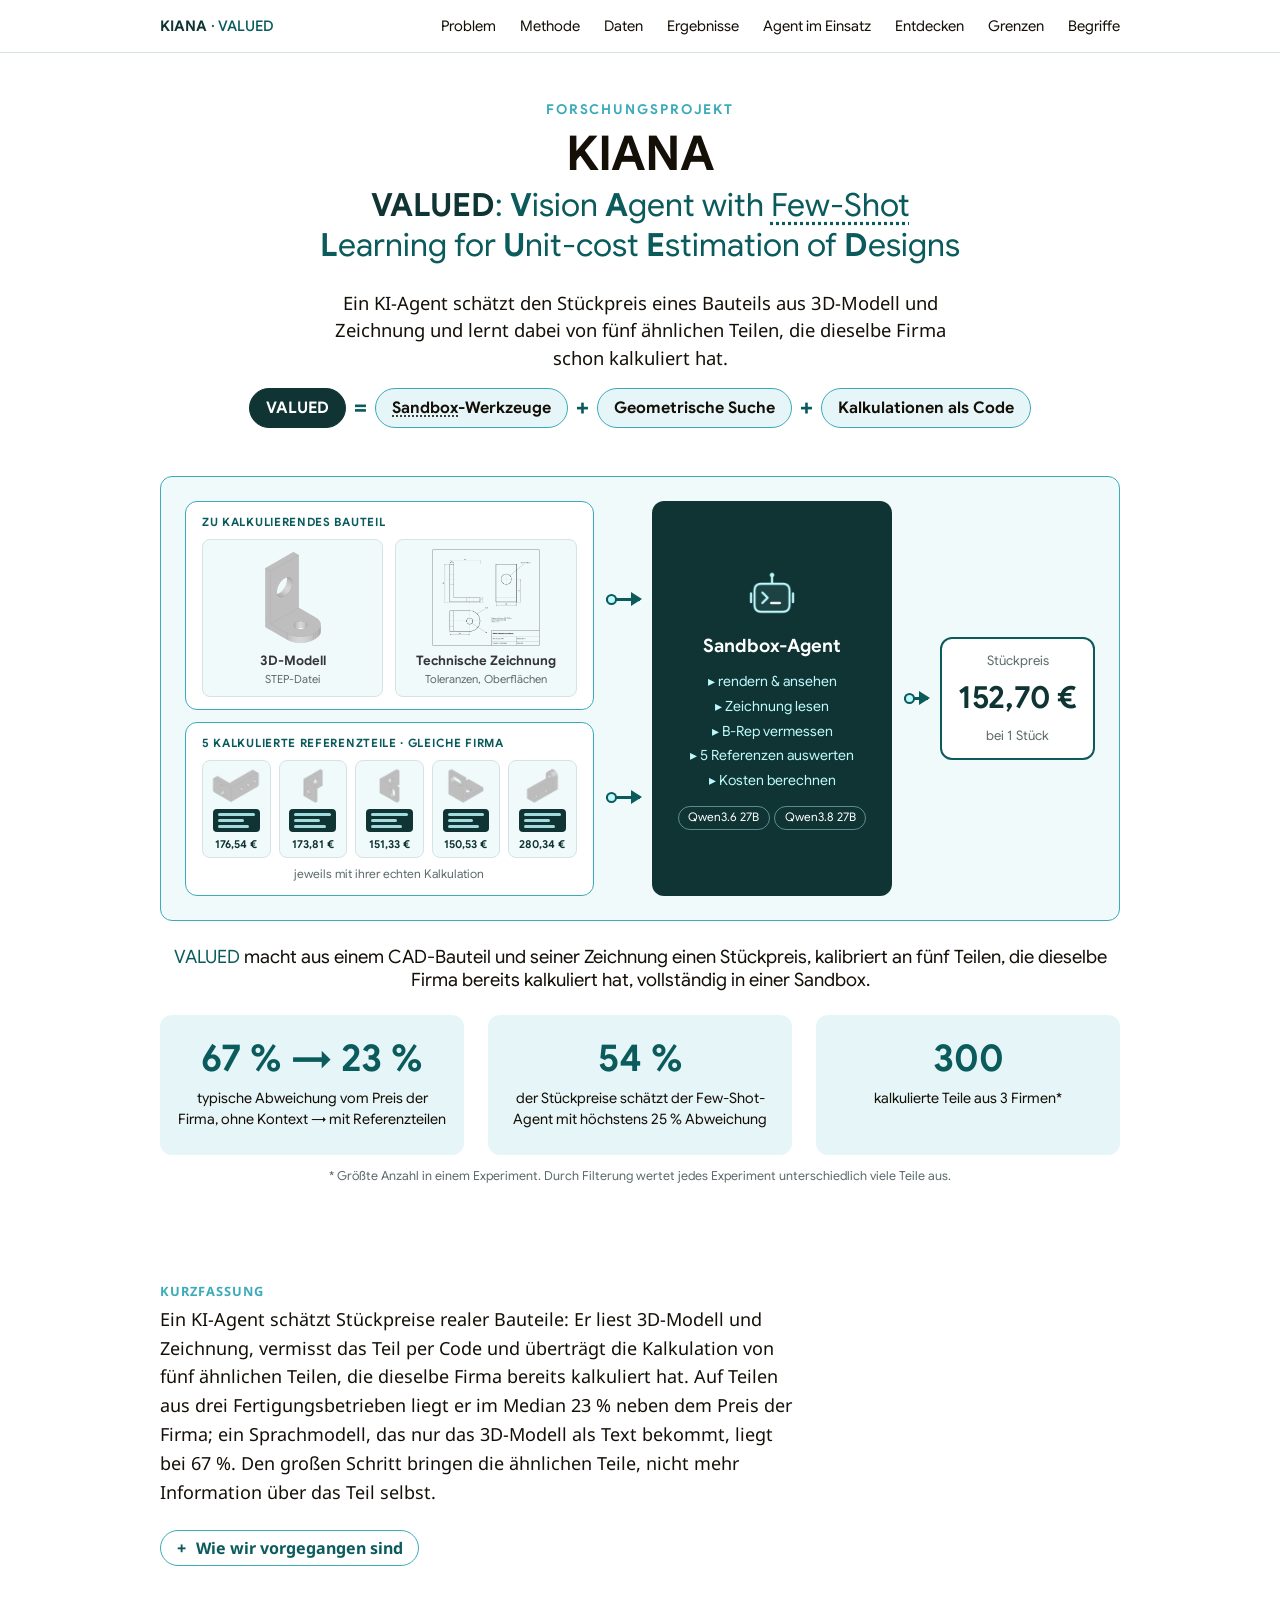
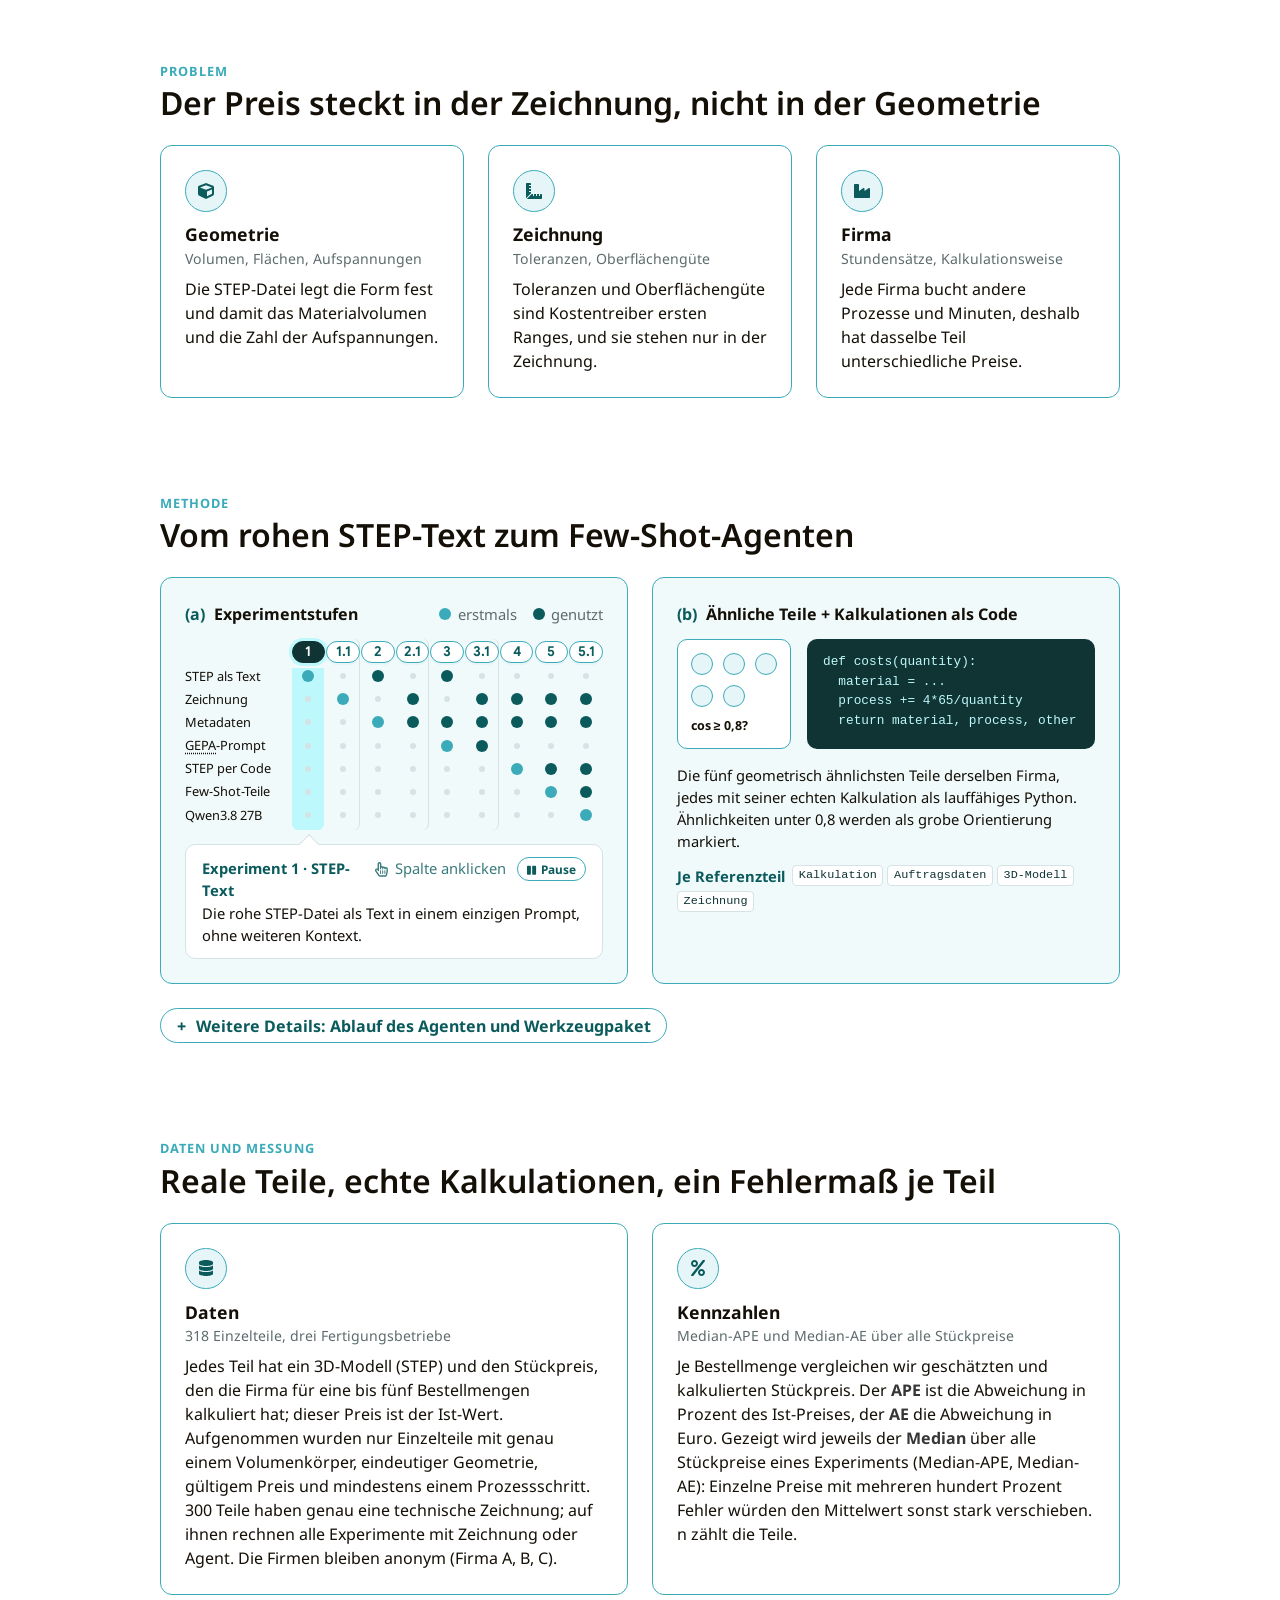
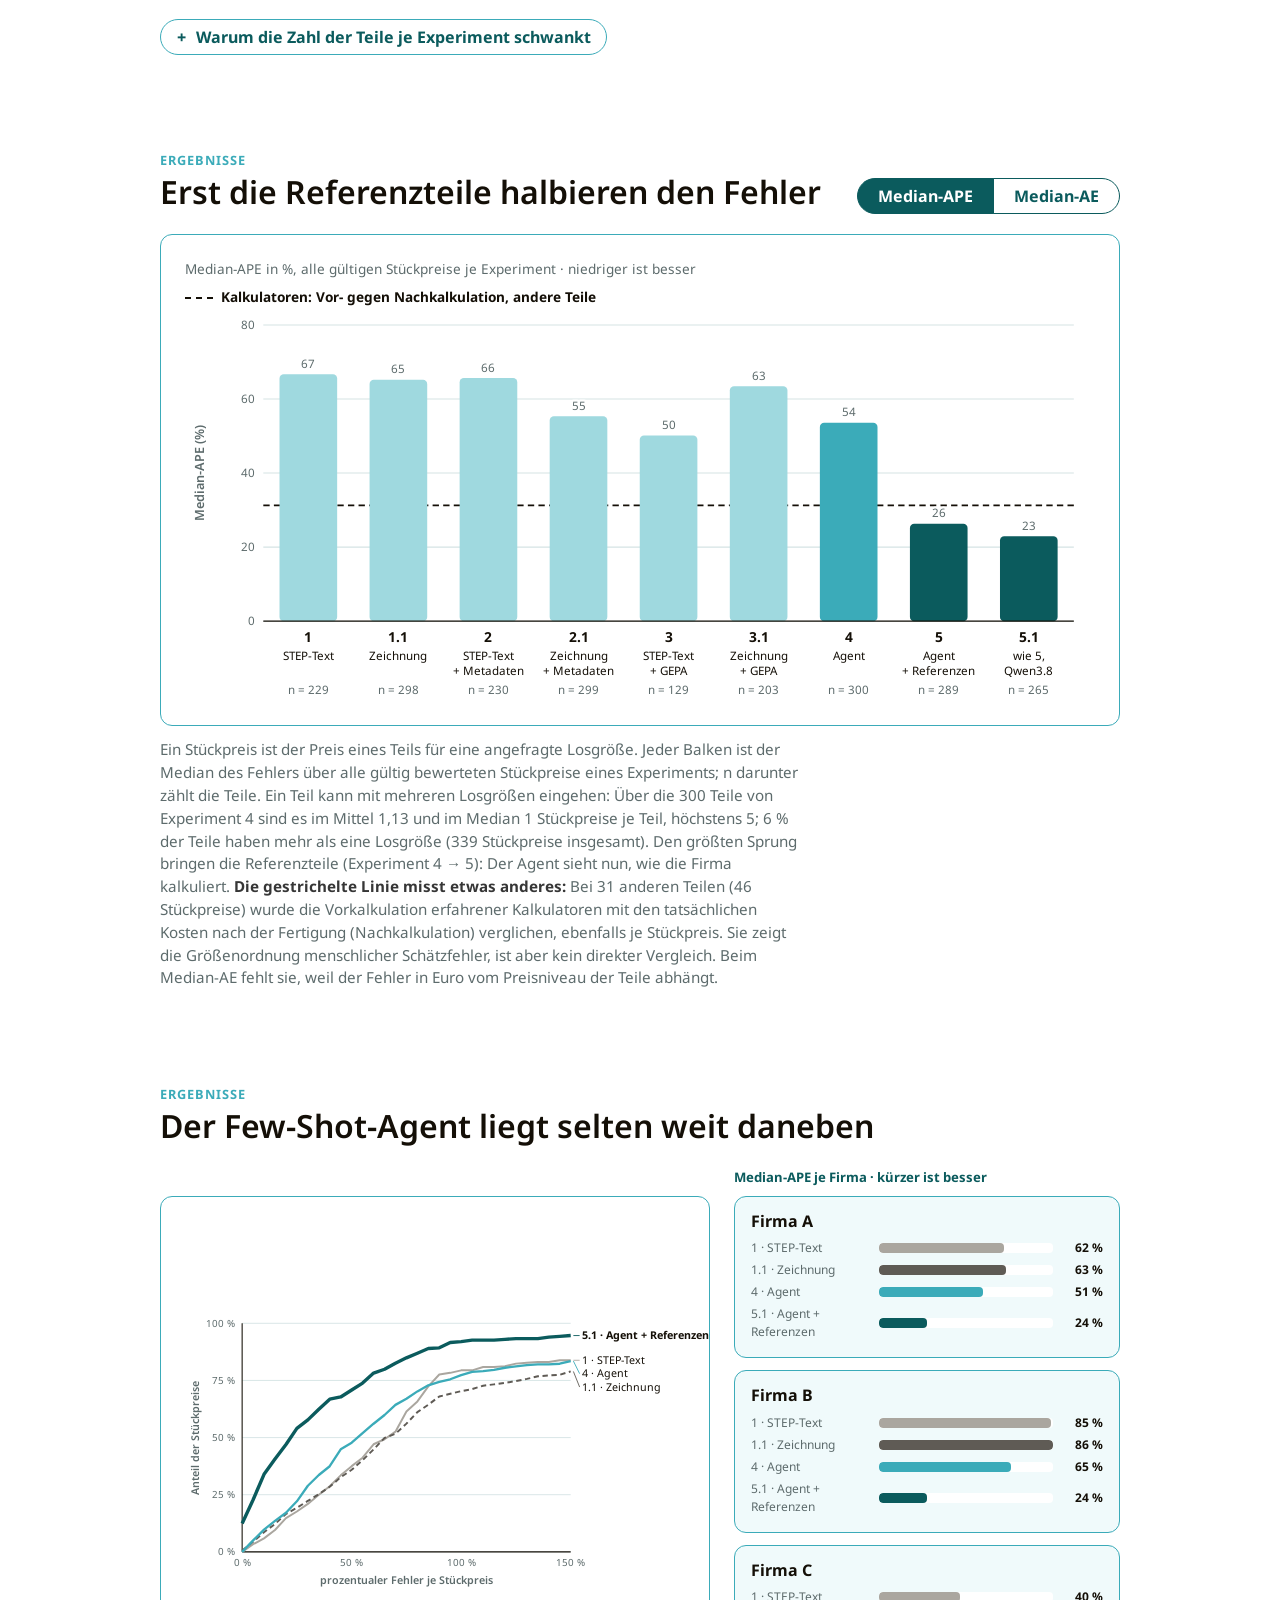
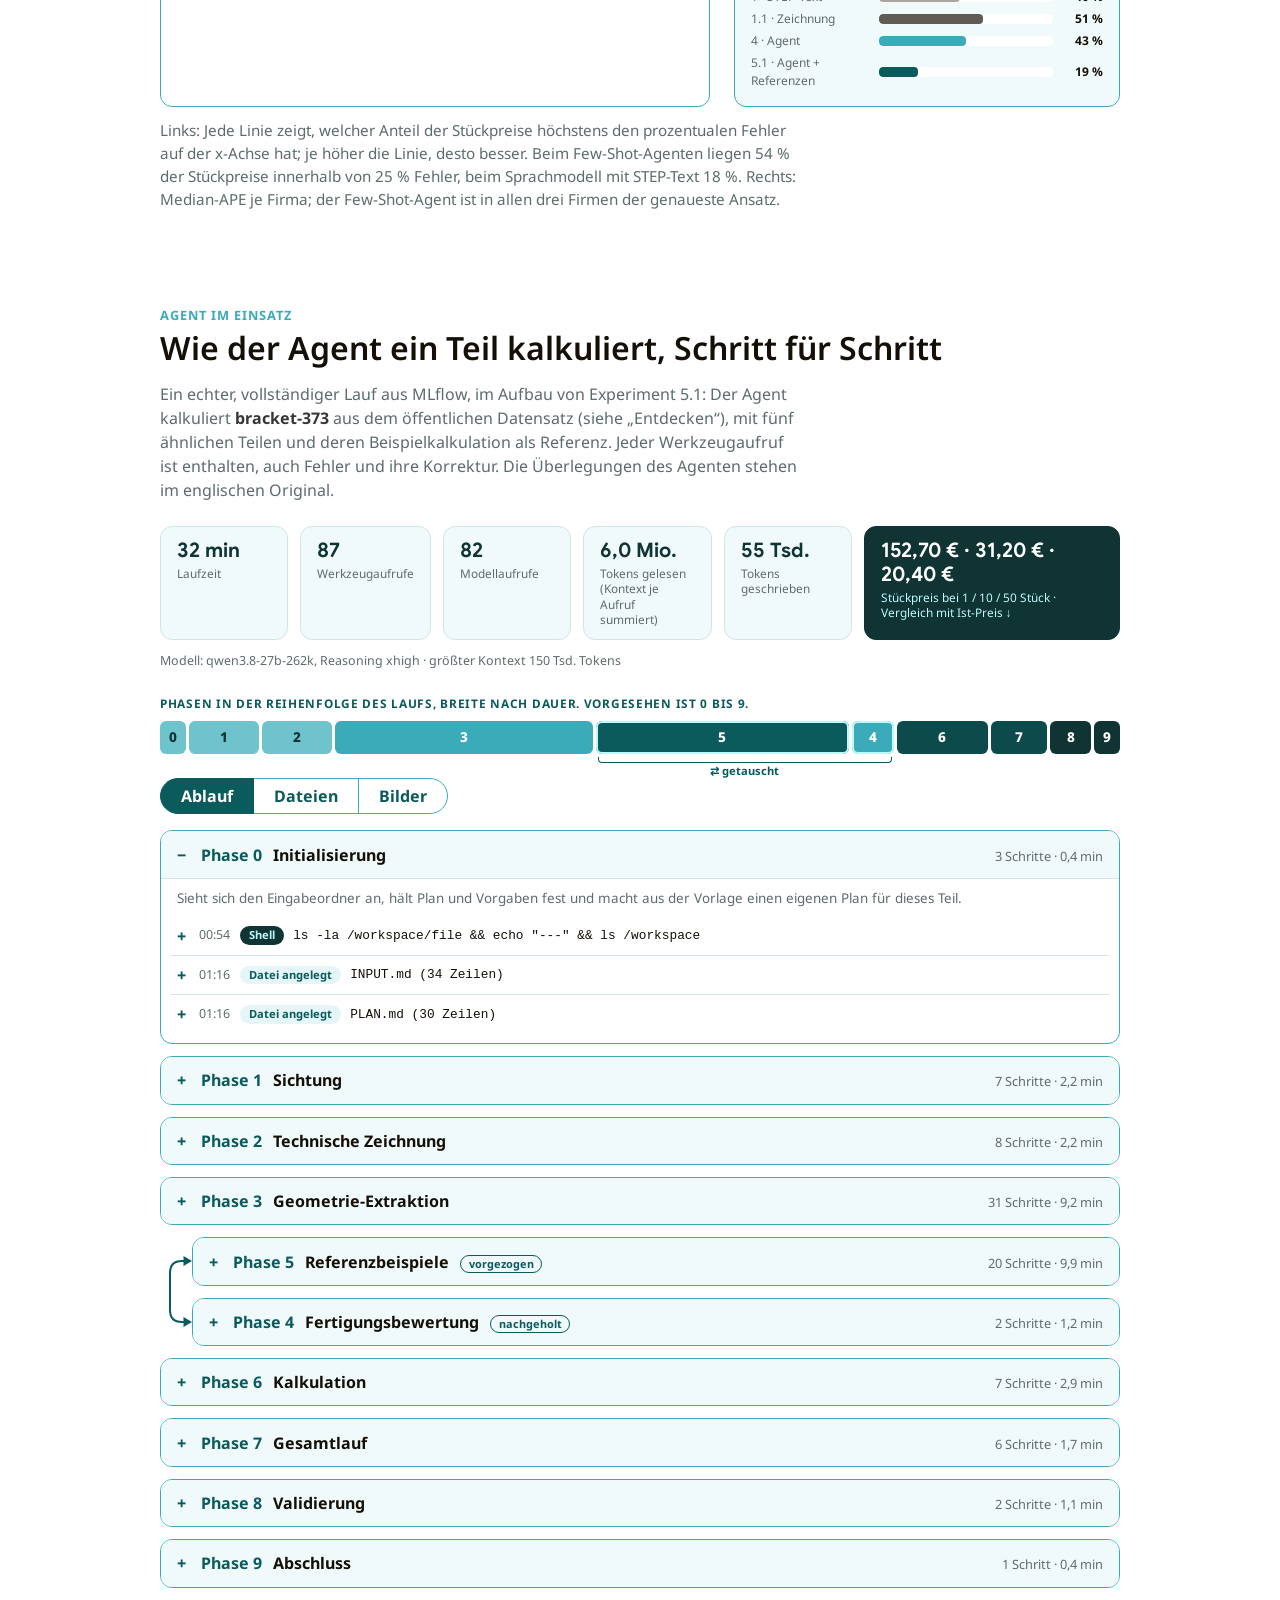
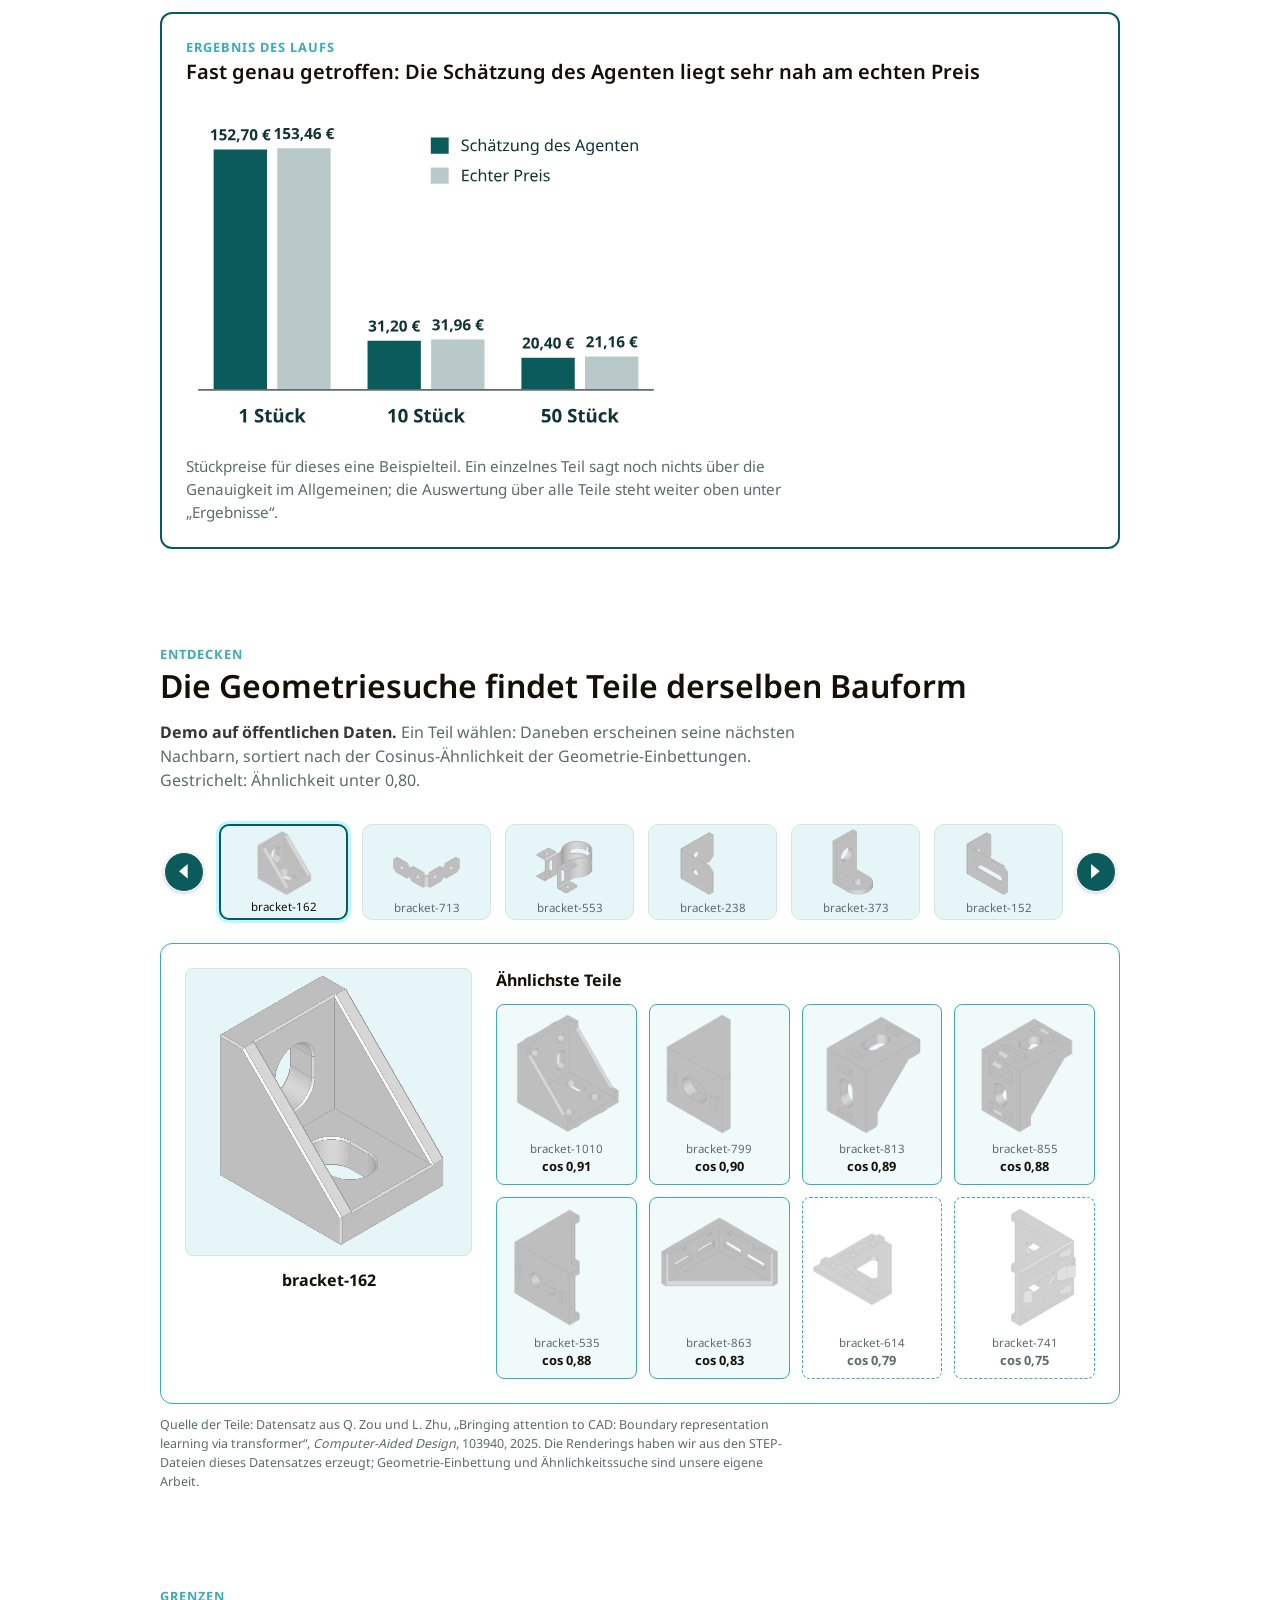
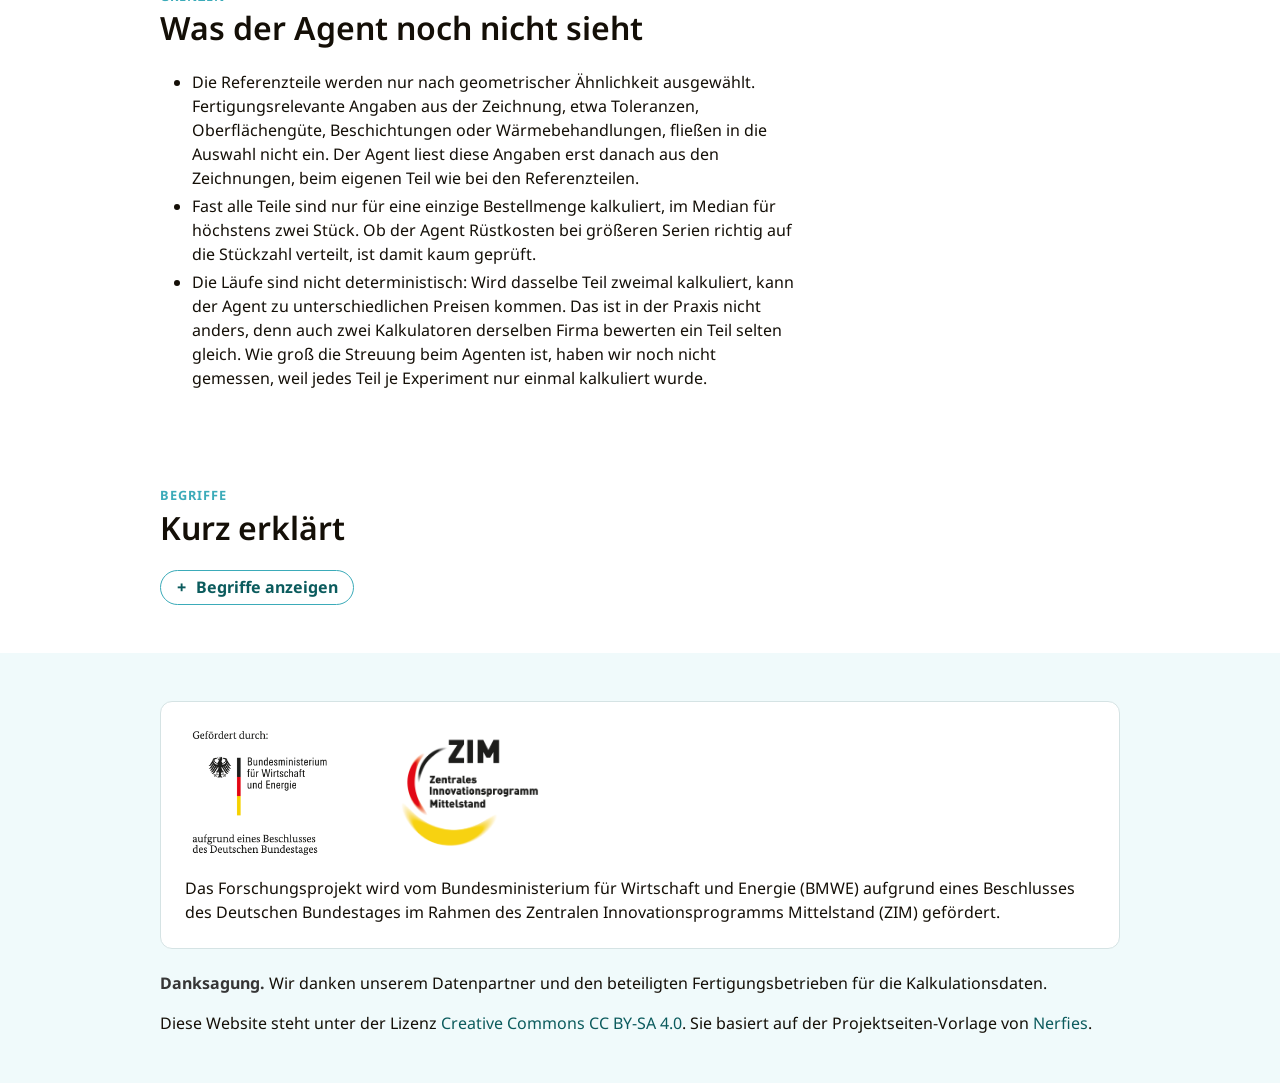
<file: docs/index.html>
<!DOCTYPE html>
<html lang="de">
<head>
  <meta charset="utf-8">
  <meta name="description"
        content="VALUED: ein autonomer CAD-Agent, der Stückpreise für Fertigungsteile aus STEP-Dateien und technischen Zeichnungen schätzt, kalibriert an Few-Shot-Referenzkalkulationen.">
  <meta name="keywords" content="VALUED, KIANA, Kostenschätzung, Kalkulation, LLM-Agent, CAD, Few-Shot">
  <meta name="viewport" content="width=device-width, initial-scale=1">
  <!-- Privacy: the page loads nothing from other servers, so no visitor IP leaves the host.
       The policy below makes the browser enforce that; see README.md before changing it. -->
  <meta http-equiv="Content-Security-Policy"
        content="default-src 'self'; script-src 'self'; style-src 'self' 'unsafe-inline'; img-src 'self' data:; font-src 'self'; connect-src 'self'; media-src 'self'; object-src 'none'; frame-src 'none'; base-uri 'self'; form-action 'none'">
  <meta name="referrer" content="no-referrer">
  <title>KIANA · VALUED: Vision Agent with Few-Shot Learning for Unit-cost Estimation of Designs</title>

  <link rel="stylesheet" href="./static/css/fonts.css">
  <link rel="stylesheet" href="./static/css/bulma.min.css">
  <link rel="stylesheet" href="./static/css/bulma-carousel.min.css">
  <link rel="stylesheet" href="./static/css/fontawesome.all.min.css">
  <link rel="stylesheet" href="./static/css/academicons.min.css">
  <link rel="stylesheet" href="./static/css/index.css?v=24">
  <link rel="stylesheet" href="./static/css/run-code.css?v=5">
  <link rel="icon" href="./static/images/favicon.svg">

  <script defer src="./static/js/fontawesome.all.min.js"></script>
  <script src="./static/js/bulma-carousel.min.js"></script>
  <script src="./static/js/config.js?v=7"></script>
  <script src="./static/js/index.js?v=25"></script>
</head>
<body class="has-navbar-fixed-top">

<!-- ============================================================ navigation -->
<nav class="navbar is-fixed-top site-nav" role="navigation" aria-label="Seitennavigation">
  <div class="container is-max-desktop">
    <div class="navbar-brand">
      <a class="navbar-item nav-brand" href="#top">KIANA <span>· VALUED</span></a>
      <a role="button" class="navbar-burger" aria-label="Menü" aria-expanded="false" aria-controls="site-menu">
        <span aria-hidden="true"></span><span aria-hidden="true"></span><span aria-hidden="true"></span>
      </a>
    </div>
    <div class="navbar-menu" id="site-menu">
      <div class="navbar-end">
        <a class="navbar-item" href="#problem">Problem</a>
        <a class="navbar-item" href="#methode">Methode</a>
        <a class="navbar-item" href="#daten">Daten</a>
        <a class="navbar-item" href="#ergebnisse">Ergebnisse</a>
        <a class="navbar-item" href="#lauf">Agent im Einsatz</a>
        <a class="navbar-item" href="#entdecken">Entdecken</a>
        <a class="navbar-item" href="#grenzen">Grenzen</a>
        <a class="navbar-item" href="#begriffe">Begriffe</a>
      </div>
    </div>
  </div>
</nav>

<!-- ============================================================ hero -->
<section class="hero" id="top">
  <div class="hero-body">
    <div class="container is-max-desktop">
      <div class="columns is-centered">
        <div class="column has-text-centered">
          <p class="publication-eyebrow">Forschungsprojekt</p>
          <h1 class="title is-1 publication-title">KIANA</h1>
          <h2 class="subtitle is-3 publication-subtitle"><strong>VALUED</strong>: <span class="acro">V</span>ision <span class="acro">A</span>gent with
            <abbr title="Few-Shot: Das Modell lernt aus wenigen gelösten Beispielen, hier fünf bereits kalkulierten Teilen.">Few-Shot</abbr>
            <span class="acro">L</span>earning for <span class="acro">U</span>nit&#8209;cost <span class="acro">E</span>stimation of <span class="acro">D</span>esigns</h2>
          <p class="plain-lead">Ein KI-Agent schätzt den Stückpreis eines Bauteils aus 3D-Modell und Zeichnung und lernt dabei von
            fünf ähnlichen Teilen, die dieselbe Firma schon kalkuliert hat.</p>
          <!-- <div class="is-size-5 publication-authors" id="authors"></div>
          <div class="is-size-6 publication-affiliations" id="affiliations"></div>
          <div class="publication-venue" id="venue"></div> -->

          <!-- <div class="column has-text-centered">
            <div class="publication-links">
              <span class="link-block">
                <a href="#" data-link="paper" class="external-link button is-normal is-rounded is-dark">
                  <span class="icon"><i class="fas fa-file-pdf"></i></span>
                  <span>Paper</span>
                </a>
              </span>
              <span class="link-block">
                <a href="#" data-link="arxiv" class="external-link button is-normal is-rounded is-dark">
                  <span class="icon"><i class="ai ai-arxiv"></i></span>
                  <span>arXiv</span>
                </a>
              </span>
              <span class="link-block">
                <a href="#" data-link="code" class="external-link button is-normal is-rounded is-dark">
                  <span class="icon"><i class="fab fa-github"></i></span>
                  <span>Code</span>
                </a>
              </span>
              <span class="link-block">
                <a href="#" data-link="data" class="external-link button is-normal is-rounded is-dark">
                  <span class="icon"><i class="far fa-images"></i></span>
                  <span>Daten</span>
                </a>
              </span>
            </div>
          </div> -->

          <div class="tldr" aria-label="Die Methode in einer Zeile">
            <span class="chip chip-dark">VALUED</span><span class="op">=</span>
            <span class="chip"><abbr title="Sandbox: eine abgeschottete virtuelle Maschine, in der der Agent Code ausführt.">Sandbox</abbr>-Werkzeuge</span><span class="op">+</span>
            <span class="chip">Geometrische Suche</span><span class="op">+</span>
            <span class="chip">Kalkulationen als Code</span>
          </div>
        </div>
      </div>
    </div>
  </div>
</section>

<!-- ============================================================ teaser -->
<section class="hero teaser">
  <div class="container is-max-desktop">
    <div class="hero-body">
      <div class="teaser-figure">
        <div class="teaser-flow">
          <div class="teaser-inputs">
            <div class="input-group">
              <p class="group-label">Zu kalkulierendes Bauteil</p>
              <div class="input-pair">
                <div class="input-tile tile-step">
                  <img src="./static/images/teaser/part.png" alt="3D-Modell des zu kalkulierenden Bauteils">
                  <strong>3D-Modell</strong>
                  <small>STEP-Datei</small>
                </div>
                <div class="input-tile tile-drawing">
                  <img src="./static/images/teaser/drawing.png" alt="Technische Zeichnung des zu kalkulierenden Bauteils">
                  <strong>Technische Zeichnung</strong>
                  <small>Toleranzen, Oberflächen</small>
                </div>
              </div>
            </div>
            <div class="input-group group-refs">
              <p class="group-label">5 kalkulierte Referenzteile · gleiche Firma</p>
              <div class="ref-strip">
                <div class="ref-mini">
                  <img src="./static/images/teaser/reference_1.png" alt="Referenzteil 1">
                  <span class="calc-lines"><i></i><i></i><i></i></span>
                  <b>176,54 €</b>
                </div>
                <div class="ref-mini">
                  <img src="./static/images/teaser/reference_2.png" alt="Referenzteil 2">
                  <span class="calc-lines"><i></i><i></i><i></i></span>
                  <b>173,81 €</b>
                </div>
                <div class="ref-mini">
                  <img src="./static/images/teaser/reference_3.png" alt="Referenzteil 3">
                  <span class="calc-lines"><i></i><i></i><i></i></span>
                  <b>151,33 €</b>
                </div>
                <div class="ref-mini">
                  <img src="./static/images/teaser/reference_4.png" alt="Referenzteil 4">
                  <span class="calc-lines"><i></i><i></i><i></i></span>
                  <b>150,53 €</b>
                </div>
                <div class="ref-mini">
                  <img src="./static/images/teaser/reference_5.png" alt="Referenzteil 5">
                  <span class="calc-lines"><i></i><i></i><i></i></span>
                  <b>280,34 €</b>
                </div>
              </div>
              <p class="group-note">jeweils mit ihrer echten Kalkulation</p>
            </div>
          </div>
          <div class="teaser-arrows" aria-hidden="true">
            <div class="teaser-arrow"><span></span></div>
            <div class="teaser-arrow"><span></span></div>
          </div>
          <div class="teaser-card teaser-agent">
            <img class="agent-icon" src="./static/images/teaser/agent.png" alt="" aria-hidden="true">
            <strong>Sandbox-Agent</strong>
            <ol class="agent-steps">
              <li>rendern &amp; ansehen</li>
              <li>Zeichnung lesen</li>
              <li>B-Rep vermessen</li>
              <li>5 Referenzen auswerten</li>
              <li>Kosten berechnen</li>
            </ol>
            <div class="agent-models" aria-label="Verwendete Modelle">
              <span>Qwen3.6 27B</span><span>Qwen3.8 27B</span>
            </div>
          </div>
          <div class="teaser-arrow teaser-arrow-out" aria-hidden="true"><span></span></div>
          <div class="teaser-card teaser-output">
            <small>Stückpreis</small>
            <span class="price">152,70 €</span>
            <small>bei 1 Stück</small>
          </div>
        </div>
      </div>
      <h2 class="subtitle has-text-centered">
        <span class="dnerf">VALUED</span> macht aus einem CAD-Bauteil und seiner Zeichnung einen Stückpreis, kalibriert an fünf Teilen, die dieselbe Firma bereits kalkuliert hat, vollständig in einer Sandbox.
      </h2>

      <div class="columns key-numbers" id="key-numbers"></div>
      <p class="key-footnote">* Größte Anzahl in einem Experiment. Durch Filterung wertet jedes Experiment unterschiedlich viele Teile aus.</p>
    </div>
  </div>
</section>

<!-- ============================================================ abstract -->
<section class="section" id="kurzfassung">
  <div class="container is-max-desktop">
    <p class="kicker">Kurzfassung</p>
    <div class="content abstract">
      <p>Ein KI-Agent schätzt Stückpreise realer Bauteile: Er liest 3D-Modell und Zeichnung, vermisst das Teil per Code und
        überträgt die Kalkulation von fünf ähnlichen Teilen, die dieselbe Firma bereits kalkuliert hat. Auf Teilen aus drei
        Fertigungsbetrieben liegt er im Median 23&nbsp;% neben dem Preis der Firma; ein Sprachmodell, das nur das 3D-Modell als
        Text bekommt, liegt bei 67&nbsp;%. Den großen Schritt bringen die ähnlichen Teile, nicht mehr Information über das Teil
        selbst.</p>
      <details class="more">
        <summary>Wie wir vorgegangen sind</summary>
        <p>Wir geben einem Sprachmodell Stufe für Stufe mehr Information: zuerst nur die STEP-Datei als Text oder die
          Zeichnung als Bild, dann Auftragsdaten, dann einen automatisch optimierten Prompt, schließlich einen Agenten, der
          in einer abgeschotteten Sandbox selbst Code ausführt, das Bauteil rendert und vermisst. In der letzten Stufe
          bekommt der Agent die fünf geometrisch ähnlichsten Teile derselben Firma, jeweils mit ihrer Kalkulation als
          lauffähigem Python-Code.</p>
      </details>
    </div>
  </div>
</section>

<!-- ============================================================ problem -->
<section class="section" id="problem">
  <div class="container is-max-desktop">
    <p class="kicker">Problem</p>
    <h2 class="title is-3">Der Preis steckt in der Zeichnung, nicht in der Geometrie</h2>
    <div class="columns">
      <div class="column"><div class="card-lite">
        <span class="icon-bubble"><i class="fas fa-cube"></i></span>
        <h3>Geometrie</h3><p class="muted">Volumen, Flächen, Aufspannungen</p>
        <p>Die STEP-Datei legt die Form fest und damit das Materialvolumen und die Zahl der Aufspannungen.</p>
      </div></div>
      <div class="column"><div class="card-lite">
        <span class="icon-bubble"><i class="fas fa-ruler-combined"></i></span>
        <h3>Zeichnung</h3><p class="muted">Toleranzen, Oberflächengüte</p>
        <p>Toleranzen und Oberflächengüte sind Kostentreiber ersten Ranges, und sie stehen nur in der Zeichnung.</p>
      </div></div>
      <div class="column"><div class="card-lite">
        <span class="icon-bubble"><i class="fas fa-industry"></i></span>
        <h3>Firma</h3><p class="muted">Stundensätze, Kalkulationsweise</p>
        <p>Jede Firma bucht andere Prozesse und Minuten, deshalb hat dasselbe Teil unterschiedliche Preise.</p>
      </div></div>
    </div>
  </div>
</section>

<!-- ============================================================ method -->
<section class="section" id="methode">
  <div class="container is-max-desktop">
    <p class="kicker">Methode</p>
    <h2 class="title is-3">Vom rohen STEP-Text zum Few-Shot-Agenten</h2>
    <div class="columns is-multiline">
      <div class="column is-half"><div class="panel-lite">
        <div class="panel-head">
          <h3><span class="tag-letter">(a)</span> Experimentstufen</h3>
          <p class="ladder-legend" aria-hidden="true"><i class="dot is-new"></i> erstmals <i class="dot is-used"></i> genutzt</p>
        </div>
        <div class="ladder-matrix">
          <div class="ladder-labels" aria-hidden="true">
            <span></span><span>STEP als Text</span><span>Zeichnung</span><span>Metadaten</span>
            <span><abbr title="GEPA: automatische Prompt-Optimierung, bei der ein Sprachmodell den Prompt anhand der eigenen Fehler umschreibt.">GEPA</abbr>-Prompt</span><span>STEP per Code</span><span>Few-Shot-Teile</span><span>Qwen3.8 27B</span>
          </div>
          <div class="ladder-cols" id="ladder-row" role="tablist" aria-label="Experimente" aria-describedby="ladder-hint"></div>
        </div>
        <div class="phase-detail" id="ladder-detail" role="tabpanel">
          <div class="detail-head">
            <p class="tab-hint" id="ladder-hint"><i class="far fa-hand-pointer" aria-hidden="true"></i>
              Spalte anklicken<span class="tab-keys"> · ← →</span></p>
            <p class="phase-title" id="ladder-title">Experiment 1 · STEP-Text</p>
          </div>
          <p class="phase-text" id="ladder-text">Die rohe STEP-Datei als Text in einem einzigen Prompt, ohne weiteren Kontext.</p>
        </div>
      </div></div>
      <div class="column is-half"><div class="panel-lite">
        <h3><span class="tag-letter">(b)</span> Ähnliche Teile + Kalkulationen als Code</h3>
        <div class="retrieval-row">
          <div class="retrieval-dots" aria-hidden="true"><i></i><i></i><i></i><i></i><i></i><b>cos ≥ 0,8?</b></div>
          <pre class="code-mini">def costs(quantity):
  material = ...
  process += 4*65/quantity
  return material, process, other</pre>
        </div>
        <p>Die fünf geometrisch ähnlichsten Teile derselben Firma, jedes mit seiner echten Kalkulation als lauffähiges Python.
          Ähnlichkeiten unter 0,8 werden als grobe Orientierung markiert.</p>
        <p class="memory-row"><span>Je Referenzteil</span>
          <code>Kalkulation</code><code>Auftragsdaten</code><code>3D-Modell</code><code>Zeichnung</code>
        </p>
      </div></div>
      <div class="column is-full more-row">
        <button class="more-toggle" type="button" aria-expanded="false" aria-controls="method-c method-d">Weitere Details:
          Ablauf des Agenten und Werkzeugpaket</button>
      </div>
      <div class="column is-half" id="method-c" hidden><div class="panel-lite">
        <h3><span class="tag-letter">(c)</span> Sandbox-Agent, Phasen 0 bis 9</h3>
        <div class="phase-row" id="phase-row" role="tablist" aria-label="Phasen des Agenten" aria-describedby="phase-hint"></div>
        <div class="phase-detail" id="phase-detail" role="tabpanel">
          <div class="detail-head">
            <p class="tab-hint" id="phase-hint"><i class="far fa-hand-pointer" aria-hidden="true"></i>
              Phase anklicken<span class="tab-keys"> · ← →</span></p>
            <p class="phase-title" id="phase-title"></p>
          </div>
          <p class="phase-text" id="phase-text"></p>
        </div>
        <p class="memory-row"><span>Gedächtnis in Dateien</span>
          <code>Plan</code><code>Vorgaben</code><code>Erkenntnisse</code><code>Notizen je Referenzteil</code><code>Kennzahlen</code>
        </p>
      </div></div>
      <div class="column is-half" id="method-d" hidden><div class="panel-lite">
        <h3><span class="tag-letter">(d)</span> Framework aus Agenten-Code</h3>
        <div class="distill-flow" aria-hidden="true">
          <div class="distill-runs">
            <span class="run-card"><b>Lauf 1</b><i></i><i></i></span>
            <span class="run-card"><b>Lauf 2</b><i></i><i></i></span>
            <span class="run-card"><b>Lauf n</b><i></i><i></i></span>
          </div>
          <span class="distill-step"><span class="step-label">zusammen&shy;geführt</span> <i class="fas fa-arrow-right"></i></span>
          <span class="distill-pkg"><code>step_2_aag</code><small>Python-Paket</small></span>
          <span class="distill-step"><span class="step-label">import</span> <i class="fas fa-arrow-right"></i></span>
          <span class="distill-agent"><img src="./static/images/teaser/agent.png" alt=""><small>Agent</small></span>
        </div>
        <p class="cap-label">Fertige Funktionen für den Agenten</p>
        <div class="cap-chips">
          <span>Volumen &amp; Masse</span><span>Hüllkörper</span><span>Flächen- &amp; Kantentypen</span>
          <span>Koaxiale Bohrungen</span><span>Wandstärke</span><span>Symmetrie</span><span>Topologie</span>
          <span>Flächengraph (AAG)</span>
        </div>
        <p class="cap-extra">dazu Werkzeuge, die 3D-Modell und Zeichnung als Bild ausgeben</p>
        <p>Von den Qwen-Agenten selbst geschrieben, von uns nur zu einem Paket zusammengeführt: Der Agent ruft fertige
          Funktionen auf, statt in jedem Lauf neu anzufangen.</p>
      </div></div>
    </div>
  </div>
</section>

<!-- ============================================================ data and metrics -->
<section class="section" id="daten">
  <div class="container is-max-desktop">
    <p class="kicker">Daten und Messung</p>
    <h2 class="title is-3">Reale Teile, echte Kalkulationen, ein Fehlermaß je Teil</h2>
    <div class="columns">
      <div class="column"><div class="card-lite">
        <span class="icon-bubble"><i class="fas fa-database"></i></span>
        <h3>Daten</h3><p class="muted">318 Einzelteile, drei Fertigungsbetriebe</p>
        <p>Jedes Teil hat ein 3D-Modell (STEP) und den Stückpreis, den die Firma für eine bis fünf Bestellmengen kalkuliert
          hat; dieser Preis ist der Ist-Wert. Aufgenommen wurden nur Einzelteile mit genau einem Volumenkörper, eindeutiger
          Geometrie, gültigem Preis und mindestens einem Prozessschritt. 300 Teile haben genau eine technische Zeichnung;
          auf ihnen rechnen alle Experimente mit Zeichnung oder Agent. Die Firmen bleiben anonym (Firma A, B, C).</p>
      </div></div>
      <div class="column"><div class="card-lite">
        <span class="icon-bubble"><i class="fas fa-percent"></i></span>
        <h3>Kennzahlen</h3><p class="muted">Median-APE und Median-AE über alle Stückpreise</p>
        <p>Je Bestellmenge vergleichen wir geschätzten und kalkulierten Stückpreis. Der <strong>APE</strong> ist die
          Abweichung in Prozent des Ist-Preises, der <strong>AE</strong> die Abweichung in Euro. Gezeigt wird jeweils der
          <strong>Median</strong> über alle Stückpreise eines Experiments (Median-APE, Median-AE): Einzelne Preise mit
          mehreren hundert Prozent Fehler würden den Mittelwert sonst stark verschieben. n zählt die Teile.</p>
      </div></div>
    </div>
    <details class="more">
      <summary>Warum die Zahl der Teile je Experiment schwankt</summary>
      <p>Gewertet wird jedes Teil, für das ein Experiment einen gültigen Preis liefert. In 1 und 2 sind 87 STEP-Dateien als
          Text länger als das Kontextfenster des Modells (262.144 Tokens). 3 und 3.1 werden nur auf dem zurückgehaltenen
          Testteil bewertet, weil GEPA den Prompt auf den übrigen Teilen optimiert. Bei den Agenten fehlen Teile, für die
          kein gültiger Preis abgegeben wurde. Modelle: Qwen3.6 27B, in 5.1 Qwen3.8 27B.</p>
    </details>
  </div>
</section>

<!-- ============================================================ results: ladder -->
<section class="section" id="ergebnisse">
  <div class="container is-max-desktop">
    <p class="kicker">Ergebnisse</p>
    <div class="heading-row">
      <h2 class="title is-3">Erst die Referenzteile halbieren den Fehler</h2>
      <div class="buttons has-addons metric-toggle" id="metric-toggle" role="tablist" aria-label="Kennzahl">
        <button class="button is-rounded is-selected" role="tab" data-metric="APE" aria-selected="true">Median-APE</button>
        <button class="button is-rounded" role="tab" data-metric="AE" aria-selected="false">Median-AE</button>
      </div>
    </div>
    <div class="chart-card">
      <div class="chart-head">
        <span class="muted" id="ladder-caption"></span>
        <span class="legend-human"><i></i>Kalkulatoren: Vor- gegen Nachkalkulation, andere Teile</span>
      </div>
      <div id="ladder-chart" class="chart"></div>
    </div>
    <p class="chart-note">Ein Stückpreis ist der Preis eines Teils für eine angefragte Losgröße. Jeder Balken ist der
      Median des Fehlers über alle gültig bewerteten Stückpreise eines Experiments; n darunter zählt die Teile.<span
      id="lots-note"></span> Den größten Sprung bringen die Referenzteile (Experiment 4 → 5): Der Agent sieht nun, wie die
      Firma kalkuliert. <strong>Die gestrichelte Linie misst etwas anderes:</strong> Bei <span id="human-count">31 anderen
      Teilen</span> wurde die Vorkalkulation erfahrener Kalkulatoren mit den tatsächlichen Kosten nach der Fertigung
      (Nachkalkulation) verglichen, ebenfalls je Stückpreis. Sie zeigt die Größenordnung menschlicher Schätzfehler, ist
      aber kein direkter Vergleich. Beim Median-AE fehlt sie, weil der Fehler in Euro vom Preisniveau der Teile abhängt.</p>
  </div>
</section>

<!-- ============================================================ results: distribution -->
<section class="section" id="verteilung">
  <div class="container is-max-desktop">
    <p class="kicker">Ergebnisse</p>
    <h2 class="title is-3">Der Few-Shot-Agent liegt selten weit daneben</h2>
    <div class="columns">
      <div class="column is-7"><div class="chart-card is-centered-chart">
        <div id="cdf-chart" class="chart"></div>
      </div></div>
      <div class="column is-5" id="company-cards"></div>
    </div>
    <p class="chart-note">Links: Jede Linie zeigt, welcher Anteil der Stückpreise höchstens den prozentualen Fehler auf der
      x-Achse hat; je höher die Linie, desto besser. Beim Few-Shot-Agenten liegen 54&nbsp;% der Stückpreise innerhalb von 25&nbsp;%
      Fehler, beim Sprachmodell mit STEP-Text 18&nbsp;%. Rechts: Median-APE je Firma; der Few-Shot-Agent ist in allen drei
      Firmen der genaueste Ansatz.</p>
  </div>
</section>

<!-- ============================================================ agent run (data/run.json, scripts/export_run.py) -->
<section class="section" id="lauf">
  <div class="container is-max-desktop">
    <p class="kicker">Agent im Einsatz</p>
    <h2 class="title is-3">Wie der Agent ein Teil kalkuliert, Schritt für Schritt</h2>
    <p class="run-intro">Ein echter, vollständiger Lauf aus MLflow, im Aufbau von Experiment 5.1: Der Agent kalkuliert
      <strong>bracket-373</strong> aus dem öffentlichen Datensatz (siehe „Entdecken“), mit fünf ähnlichen Teilen und deren
      Beispielkalkulation als Referenz. Jeder Werkzeugaufruf ist enthalten, auch Fehler und ihre Korrektur. Die
      Überlegungen des Agenten stehen im englischen Original.</p>
    <div class="run-stats" id="run-stats"></div>
    <p class="run-label-row">Phasen in der Reihenfolge des Laufs, Breite nach Dauer. Vorgesehen ist 0 bis 9.</p>
    <div class="run-phasebar" id="run-phasebar"></div>
    <div class="buttons has-addons run-tabs" id="run-tabs" role="tablist" aria-label="Ansicht des Laufs">
      <button class="button is-rounded is-selected" role="tab" aria-selected="true" aria-controls="run-steps" id="run-tab-steps">Ablauf</button>
      <button class="button is-rounded" role="tab" aria-selected="false" aria-controls="run-files" id="run-tab-files" tabindex="-1">Dateien</button>
      <button class="button is-rounded" role="tab" aria-selected="false" aria-controls="run-images" id="run-tab-images" tabindex="-1">Bilder</button>
    </div>
    <div class="run-panel" id="run-steps" role="tabpanel" aria-labelledby="run-tab-steps"></div>
    <div class="run-panel" id="run-files" role="tabpanel" aria-labelledby="run-tab-files" hidden></div>
    <div class="run-panel" id="run-images" role="tabpanel" aria-labelledby="run-tab-images" hidden></div>
  </div>
</section>

<!-- ============================================================ part explorer -->
<section class="section" id="entdecken">
  <div class="container is-max-desktop">
    <p class="kicker">Entdecken</p>
    <h2 class="title is-3">Die Geometriesuche findet Teile derselben Bauform</h2>
    <p class="muted"><strong>Demo auf öffentlichen Daten.</strong> Ein Teil wählen: Daneben erscheinen seine nächsten Nachbarn, sortiert nach der Cosinus-Ähnlichkeit
      der Geometrie-Einbettungen. Gestrichelt: Ähnlichkeit unter 0,80.</p>
    <div id="parts-carousel" class="carousel results-carousel"></div>
    <div class="part-detail" id="part-detail">
      <div class="columns">
        <div class="column is-4">
          <div class="media-slot" id="part-render">Rendering</div>
          <p class="detail-title has-text-centered" id="part-name"></p>
        </div>
        <div class="column">
          <h3 class="detail-title">Ähnlichste Teile</h3>
          <div class="ref-row" id="part-refs"></div>
        </div>
      </div>
    </div>
    <p class="source-note">Quelle der Teile: Datensatz aus Q. Zou und L. Zhu, „Bringing attention to CAD: Boundary
      representation learning via transformer“, <i>Computer-Aided Design</i>, 103940, 2025. Die Renderings haben wir
      aus den STEP-Dateien dieses Datensatzes erzeugt; Geometrie-Einbettung und Ähnlichkeitssuche sind unsere eigene Arbeit.</p>
  </div>
</section>

<!-- ============================================================ limitations -->
<section class="section" id="grenzen">
  <div class="container is-max-desktop">
    <p class="kicker">Grenzen</p>
    <h2 class="title is-3">Was der Agent noch nicht sieht</h2>
    <div class="content">
      <ul>
        <li>Die Referenzteile werden nur nach geometrischer Ähnlichkeit ausgewählt. Fertigungsrelevante Angaben aus der
          Zeichnung, etwa Toleranzen, Oberflächengüte, Beschichtungen oder Wärmebehandlungen, fließen in die Auswahl nicht ein.
          Der Agent liest diese Angaben erst danach aus den Zeichnungen, beim eigenen Teil wie bei den Referenzteilen.</li>
        <li>Fast alle Teile sind nur für eine einzige Bestellmenge kalkuliert, im Median für höchstens zwei Stück. Ob der
          Agent Rüstkosten bei größeren Serien richtig auf die Stückzahl verteilt, ist damit kaum geprüft.</li>
        <li>Die Läufe sind nicht deterministisch: Wird dasselbe Teil zweimal kalkuliert, kann der Agent zu unterschiedlichen
          Preisen kommen. Das ist in der Praxis nicht anders, denn auch zwei Kalkulatoren derselben Firma bewerten ein Teil
          selten gleich. Wie groß die Streuung beim Agenten ist, haben wir noch nicht gemessen, weil jedes Teil je Experiment
          nur einmal kalkuliert wurde.</li>
      </ul>
    </div>
  </div>
</section>

<!-- ============================================================ glossary -->
<section class="section" id="begriffe">
  <div class="container is-max-desktop">
    <p class="kicker">Begriffe</p>
    <h2 class="title is-3">Kurz erklärt</h2>
    <details class="more">
      <summary>Begriffe anzeigen</summary>
    <dl class="glossary">
      <dt>STEP</dt><dd>Austauschformat für 3D-Modelle (ISO 10303). Die Datei ist Text und beschreibt die exakte Geometrie.</dd>
      <dt>B-Rep</dt><dd>Boundary Representation: das Bauteil als Menge seiner Flächen, Kanten und Punkte, so wie es in der STEP-Datei steht.</dd>
      <dt>AAG</dt><dd>Attributed Adjacency Graph: ein Graph, in dem jede Fläche ein Knoten ist und benachbarte Flächen verbunden sind. Daraus lassen sich Bohrungen, Taschen und Absätze ablesen.</dd>
      <dt>Technische Zeichnung</dt><dd>Die 2D-Zeichnung zum Teil mit Maßen, Toleranzen, Oberflächengüte und Werkstoff. Diese Angaben stehen nicht im 3D-Modell.</dd>
      <dt>Zero-Shot / Few-Shot</dt><dd>Zero-Shot: Das Modell schätzt ohne Beispiele. Few-Shot: Es bekommt gelöste Beispiele, hier fünf bereits kalkulierte Teile derselben Firma.</dd>
      <dt>GEPA</dt><dd>Verfahren zur automatischen Prompt-Optimierung: Ein Sprachmodell analysiert die Fehler des aktuellen Prompts und schreibt ihn schrittweise um.</dd>
      <dt>Agent, Sandbox</dt><dd>Ein Agent ist ein Sprachmodell, das selbst Werkzeuge aufruft, hier Python und Shell. Die Sandbox ist eine abgeschottete virtuelle Maschine, in der er das ohne Zugriff auf andere Systeme tun kann.</dd>
      <dt>Geometrie-Einbettung, Cosinus-Ähnlichkeit</dt><dd>Jedes 3D-Modell wird in einen Zahlenvektor übersetzt. Die Cosinus-Ähnlichkeit zweier Vektoren (bis 1) misst, wie ähnlich sich die Formen sind; gesucht wird nur innerhalb derselben Firma.</dd>
      <dt>Mengenstaffel</dt><dd>Stückpreise für verschiedene Bestellmengen. Rüstkosten verteilen sich auf mehr Teile, deshalb sinkt der Stückpreis mit der Menge.</dd>
      <dt>Vor- und Nachkalkulation</dt><dd>Vorkalkulation: Kostenschätzung vor der Fertigung, Grundlage des Angebots. Nachkalkulation: tatsächliche Kosten nach der Fertigung.</dd>
      <dt>Kontextfenster</dt><dd>Die größte Textmenge, die ein Sprachmodell auf einmal verarbeiten kann, gemessen in Tokens (Wortteilen).</dd>
      <dt>Qwen</dt><dd>Offene Sprachmodelle; wir nutzen Varianten mit 27 Milliarden Parametern, die auf eigenen Servern laufen.</dd>
    </dl>
    </details>
  </div>
</section>

<footer class="footer">
  <div class="container">
    <div class="columns is-centered">
      <div class="column is-8">
        <div class="content">
          <div class="funding">
            <!-- Official funding logos, unmodified, as delivered by the funding body. They stay hidden until the
                 files exist in static/images/funding/ (see README.md, "Funding logos"). -->
            <div class="funding-logos">
              <img data-optional src="./static/images/funding/bmwe_logo.png"
                   alt="Gefördert durch: Bundesministerium für Wirtschaft und Energie aufgrund eines Beschlusses des Deutschen Bundestages">
              <img data-optional src="./static/images/funding/zim_logo.png" alt="ZIM: Zentrales Innovationsprogramm Mittelstand">
            </div>
            <p>Das Forschungsprojekt wird vom Bundesministerium für Wirtschaft und Energie (BMWE) aufgrund eines Beschlusses
              des Deutschen Bundestages im Rahmen des Zentralen Innovationsprogramms Mittelstand (ZIM) gefördert.</p>
          </div>
          <p><strong>Danksagung.</strong> Wir danken unserem Datenpartner und den beteiligten Fertigungsbetrieben
            für die Kalkulationsdaten.</p>
          <p>
            Diese Website steht unter der Lizenz
            <a rel="license" href="http://creativecommons.org/licenses/by-sa/4.0/deed.de">Creative Commons CC BY-SA 4.0</a>.
            Sie basiert auf der Projektseiten-Vorlage von <a href="https://github.com/nerfies/nerfies.github.io">Nerfies</a>.
          </p>
        </div>
      </div>
    </div>
  </div>
</footer>

</body>
</html>
</file>
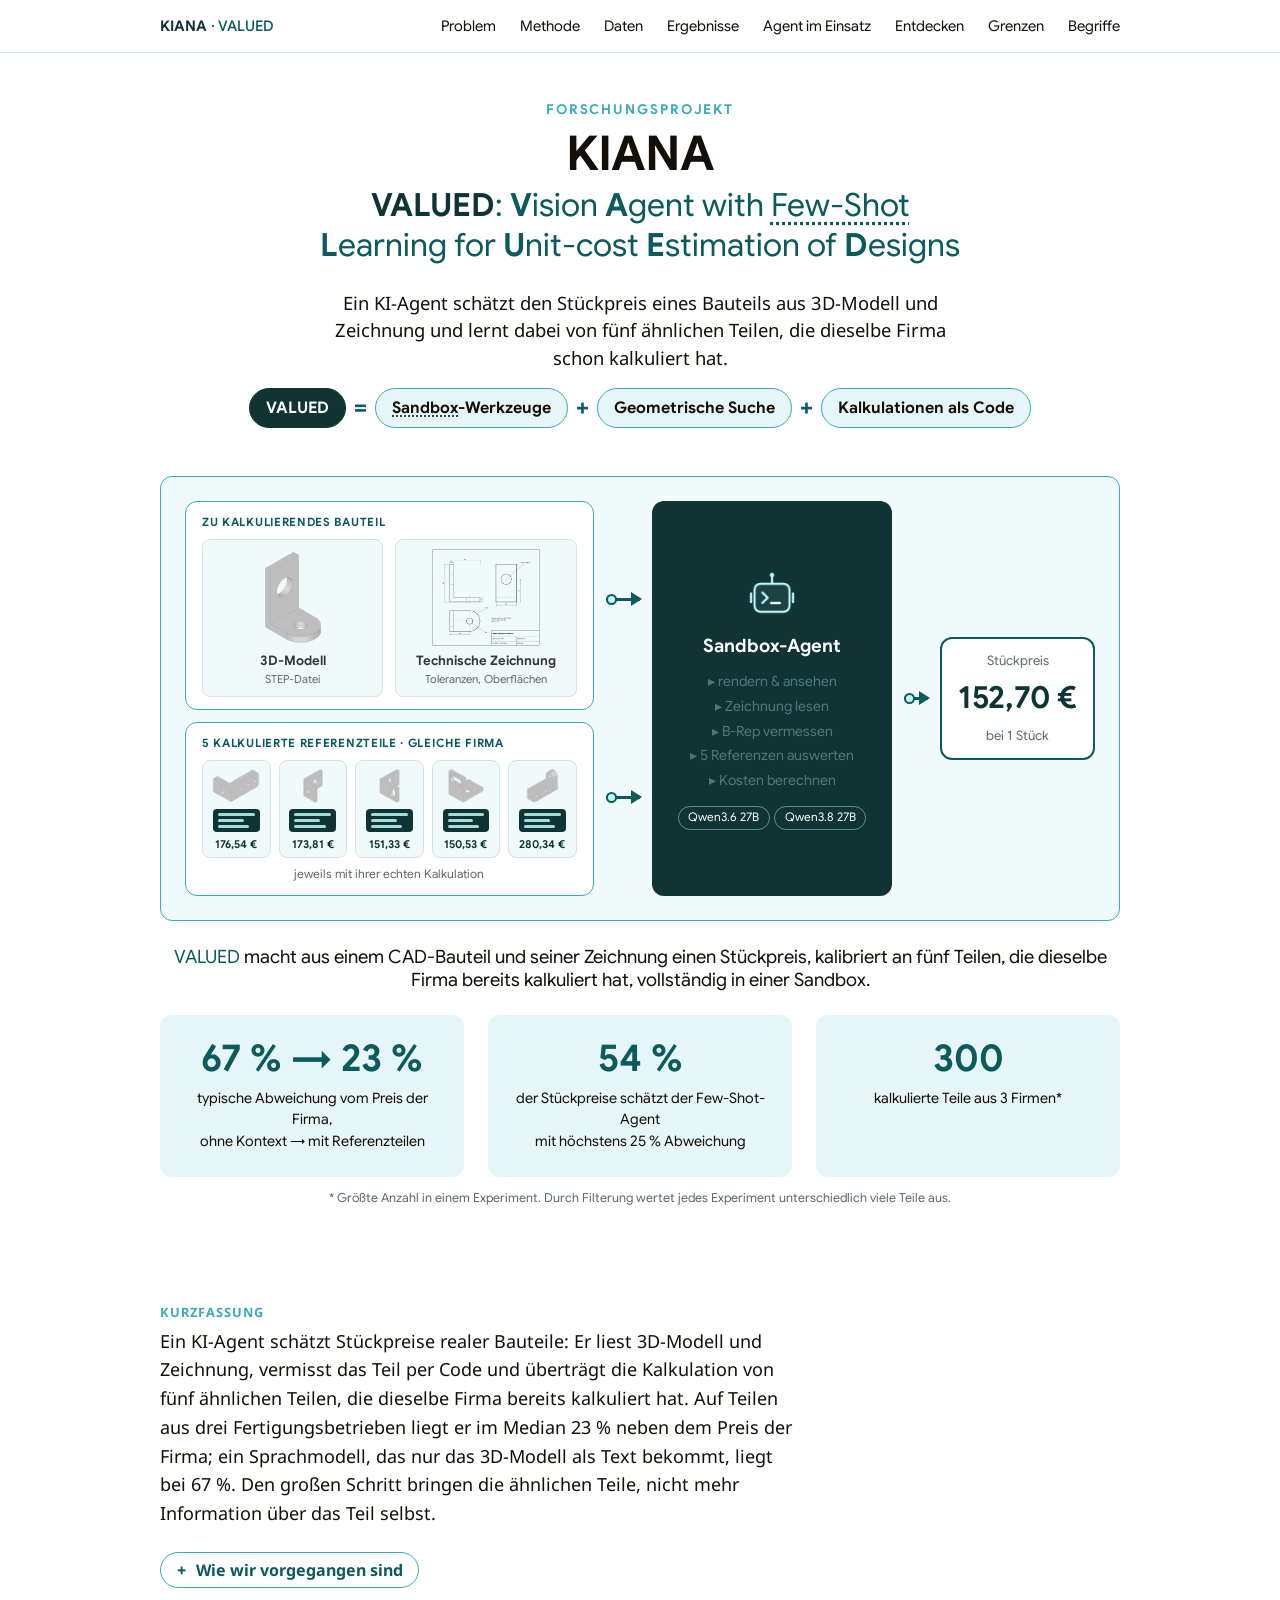
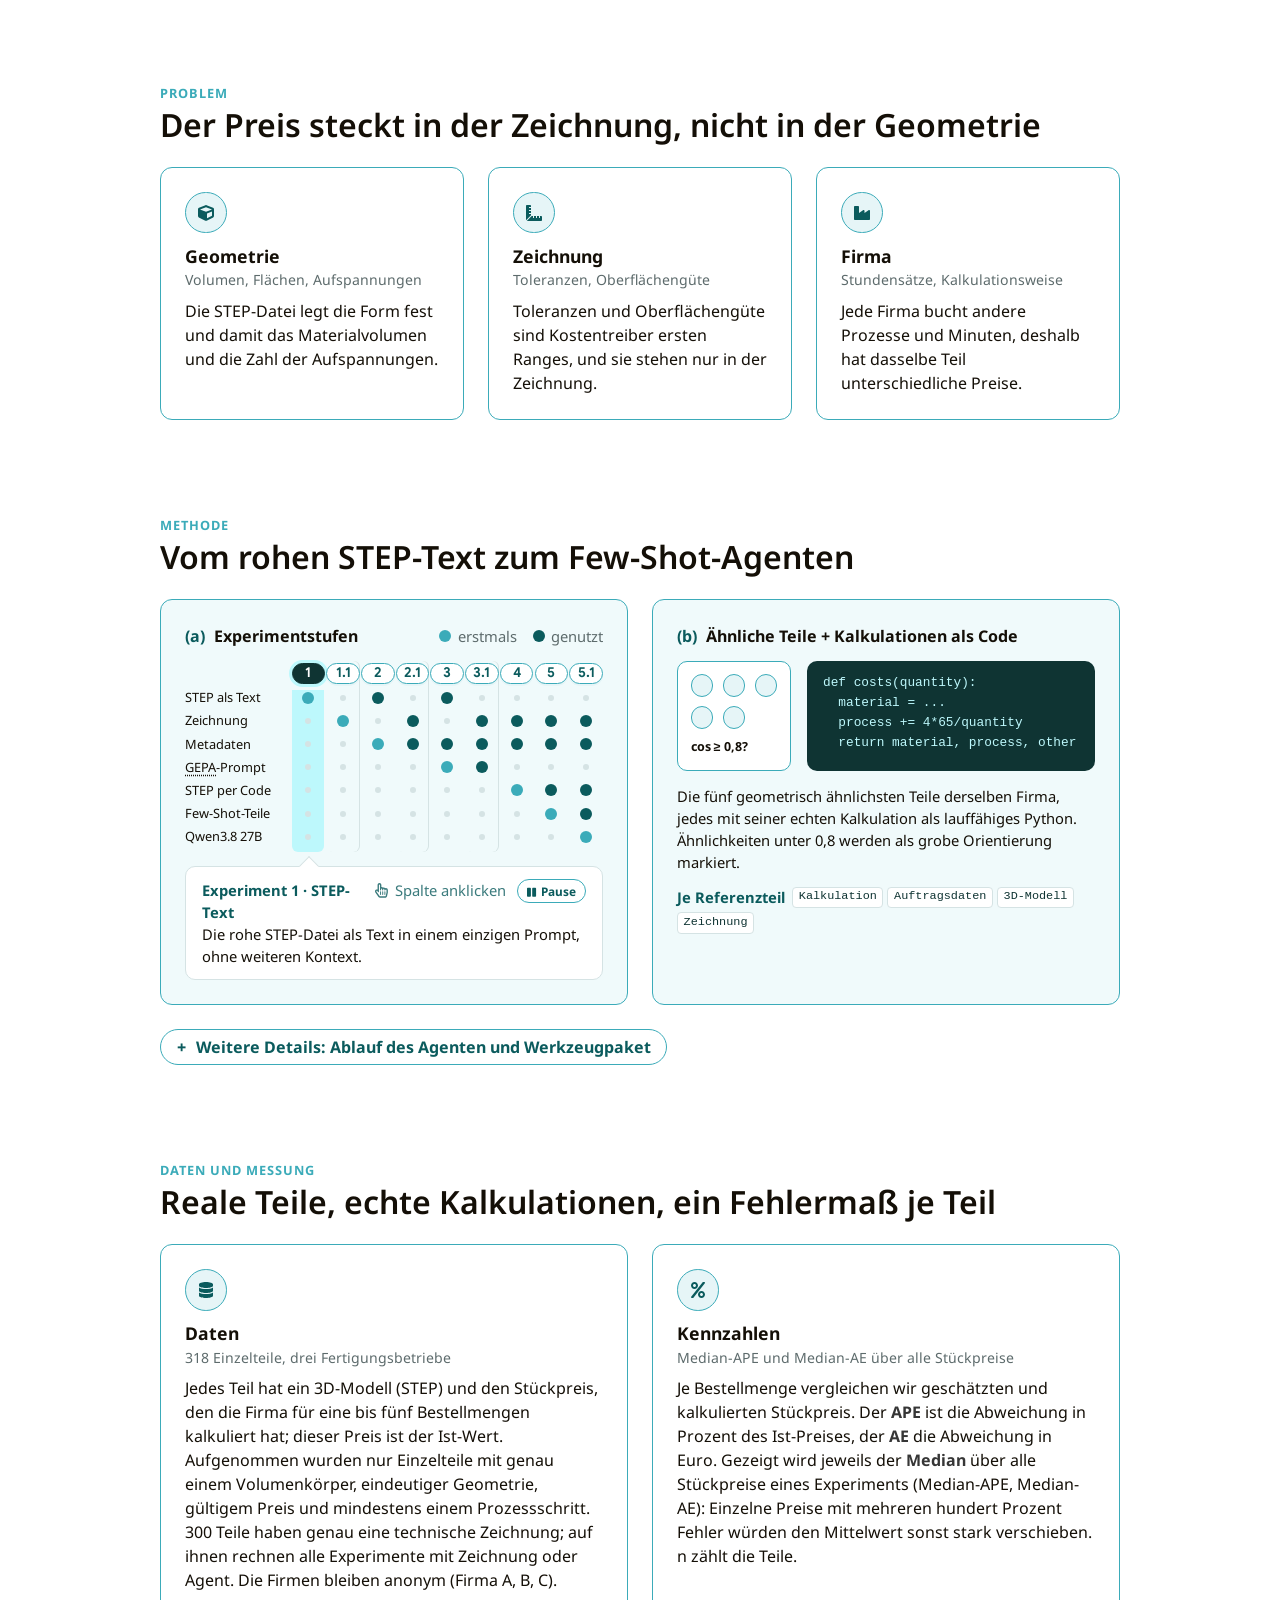
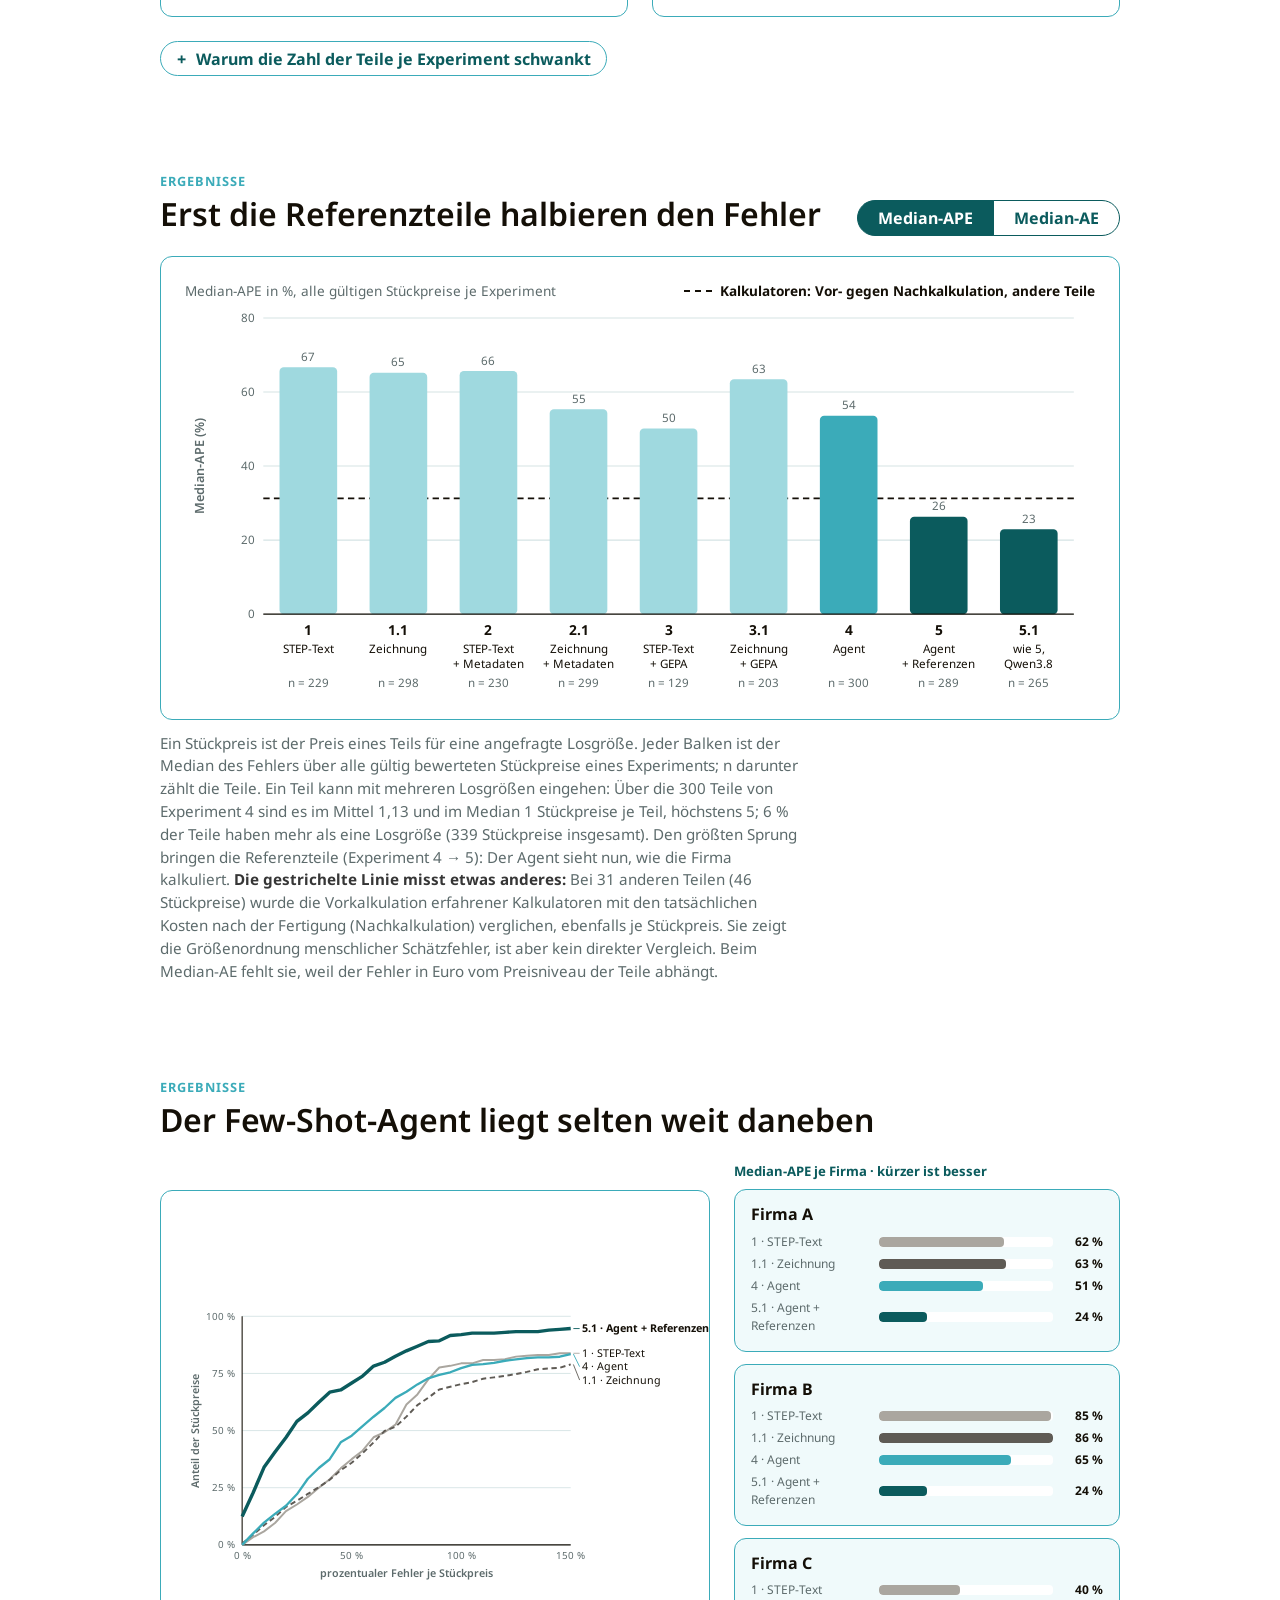
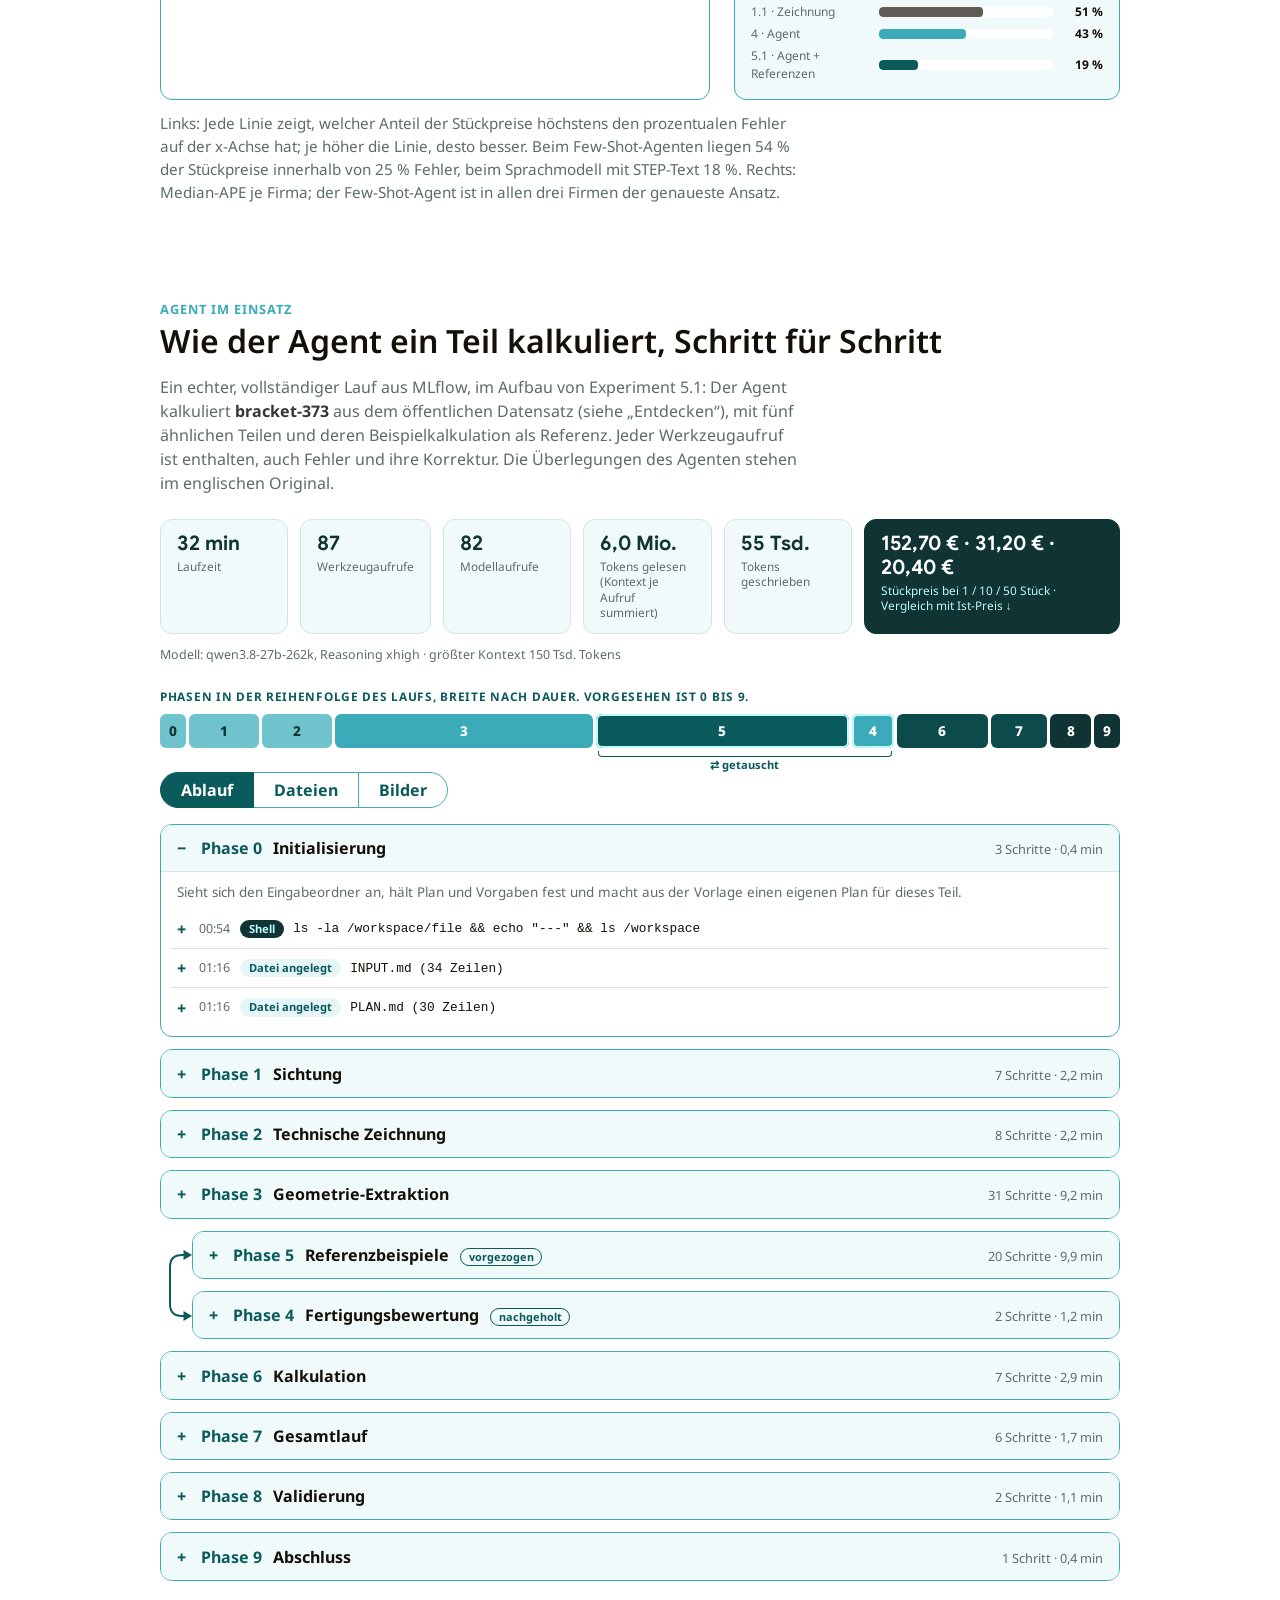
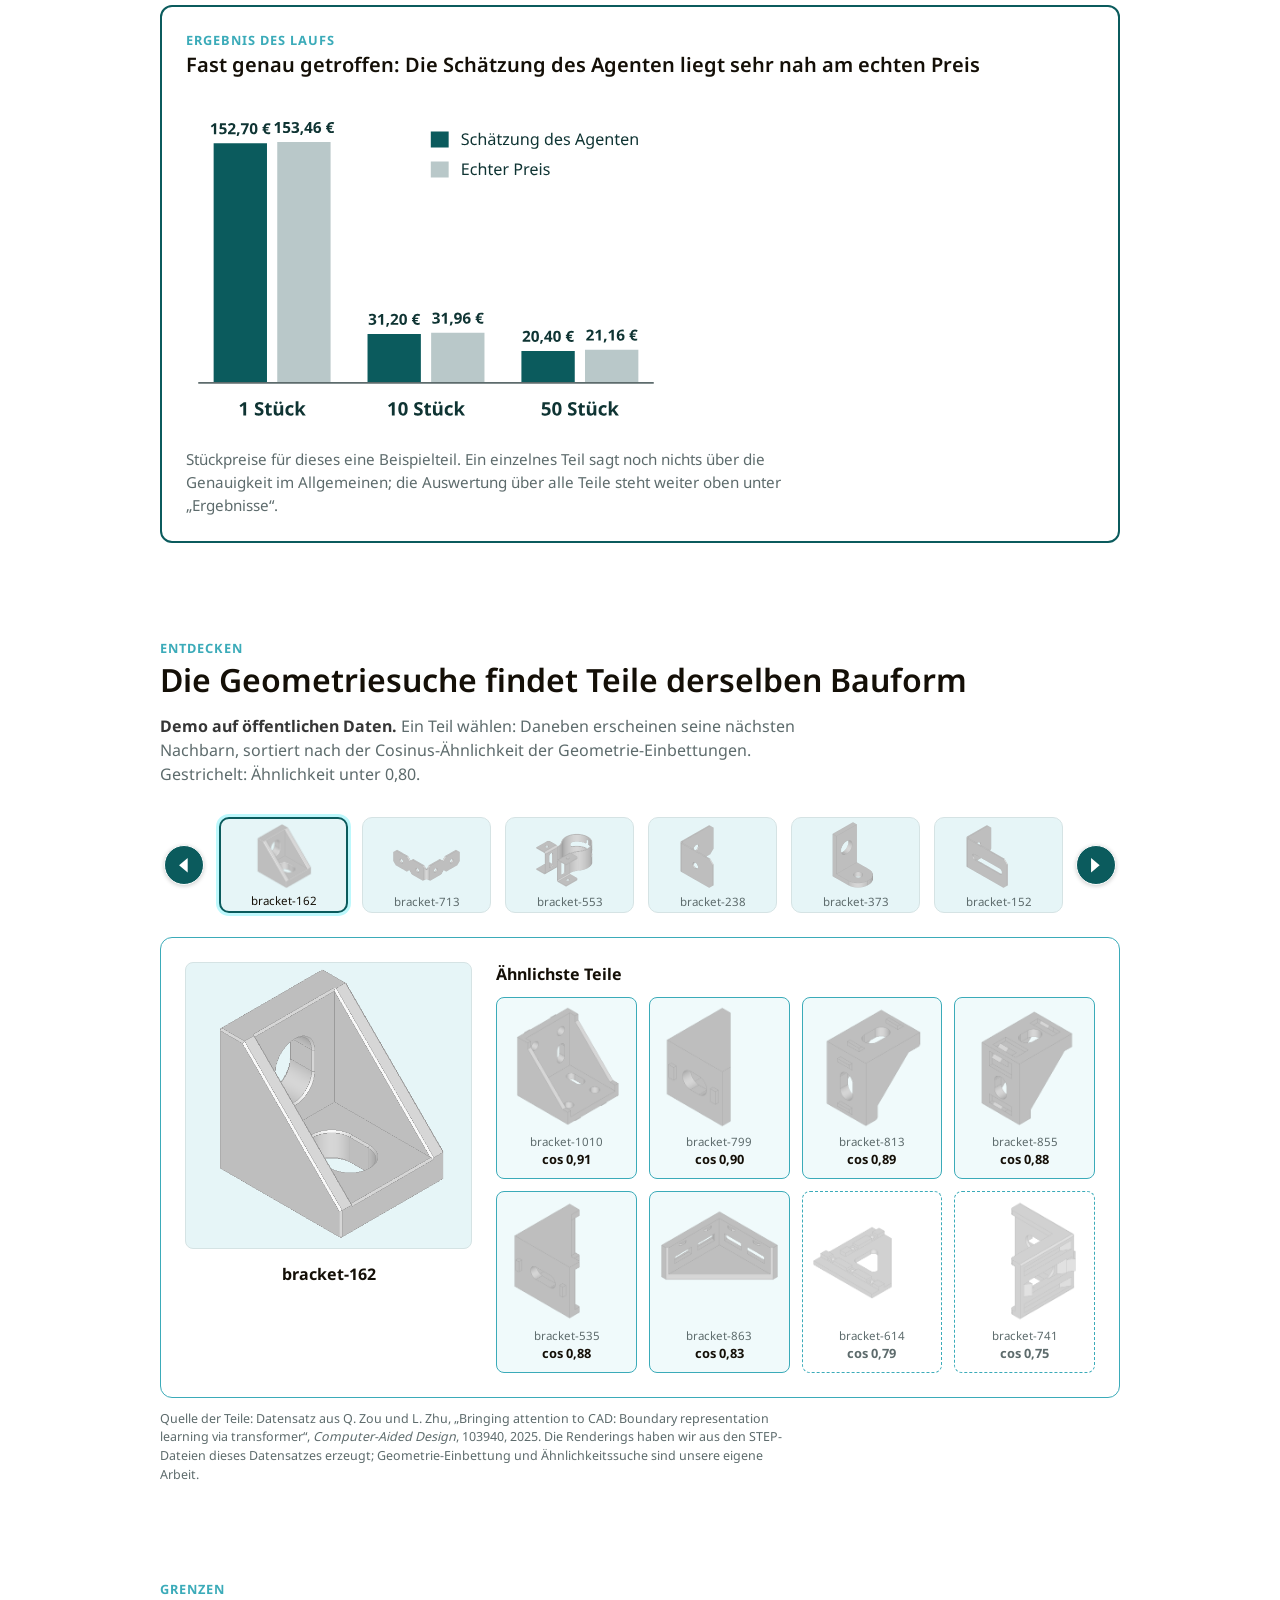
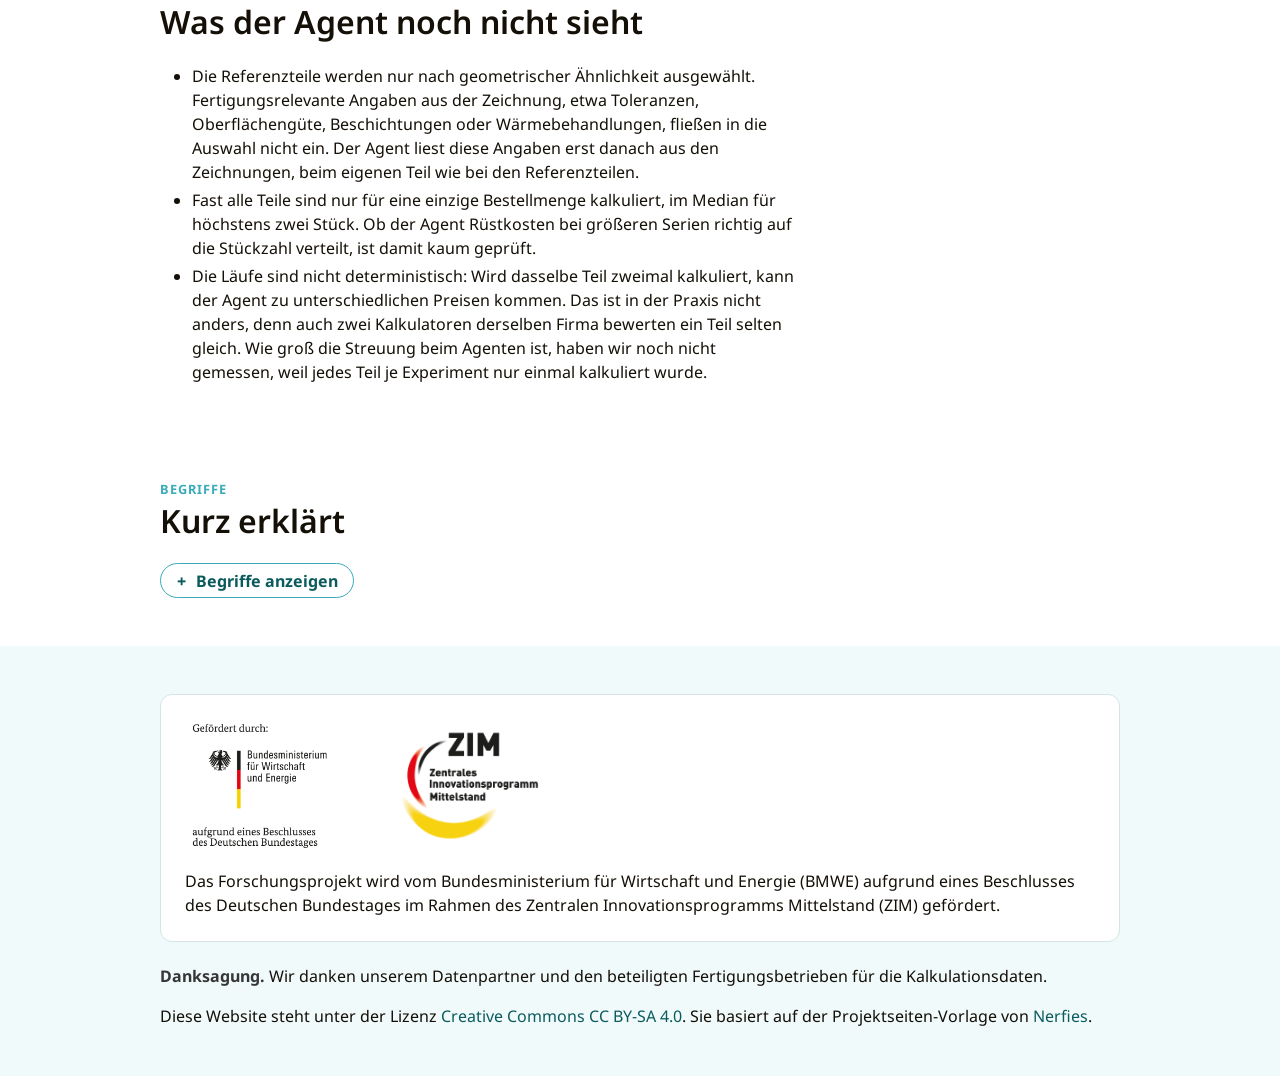
<file: page/index.html>
<!DOCTYPE html>
<html lang="de">
<head>
  <meta charset="utf-8">
  <meta name="description"
        content="VALUED: ein autonomer CAD-Agent, der Stückpreise für Fertigungsteile aus STEP-Dateien und technischen Zeichnungen schätzt, kalibriert an Few-Shot-Referenzkalkulationen.">
  <meta name="keywords" content="VALUED, KIANA, Kostenschätzung, Kalkulation, LLM-Agent, CAD, Few-Shot">
  <meta name="viewport" content="width=device-width, initial-scale=1">
  <!-- Privacy: the page loads nothing from other servers, so no visitor IP leaves the host.
       The policy below makes the browser enforce that; see README.md before changing it. -->
  <meta http-equiv="Content-Security-Policy"
        content="default-src 'self'; script-src 'self'; style-src 'self' 'unsafe-inline'; img-src 'self' data:; font-src 'self'; connect-src 'self'; media-src 'self'; object-src 'none'; frame-src 'none'; base-uri 'self'; form-action 'none'">
  <meta name="referrer" content="no-referrer">
  <title>KIANA · VALUED: Vision Agent with Few-Shot Learning for Unit-cost Estimation of Designs</title>

  <link rel="stylesheet" href="./static/css/fonts.css">
  <link rel="stylesheet" href="./static/css/bulma.min.css">
  <link rel="stylesheet" href="./static/css/bulma-carousel.min.css">
  <link rel="stylesheet" href="./static/css/fontawesome.all.min.css">
  <link rel="stylesheet" href="./static/css/academicons.min.css">
  <link rel="stylesheet" href="./static/css/index.css?v=23">
  <link rel="stylesheet" href="./static/css/run-code.css?v=5">
  <link rel="icon" href="./static/images/favicon.svg">

  <script defer src="./static/js/fontawesome.all.min.js"></script>
  <script src="./static/js/bulma-carousel.min.js"></script>
  <script src="./static/js/config.js?v=7"></script>
  <script src="./static/js/index.js?v=25"></script>
</head>
<body class="has-navbar-fixed-top">

<!-- ============================================================ navigation -->
<nav class="navbar is-fixed-top site-nav" role="navigation" aria-label="Seitennavigation">
  <div class="container is-max-desktop">
    <div class="navbar-brand">
      <a class="navbar-item nav-brand" href="#top">KIANA <span>· VALUED</span></a>
      <a role="button" class="navbar-burger" aria-label="Menü" aria-expanded="false" aria-controls="site-menu">
        <span aria-hidden="true"></span><span aria-hidden="true"></span><span aria-hidden="true"></span>
      </a>
    </div>
    <div class="navbar-menu" id="site-menu">
      <div class="navbar-end">
        <a class="navbar-item" href="#problem">Problem</a>
        <a class="navbar-item" href="#methode">Methode</a>
        <a class="navbar-item" href="#daten">Daten</a>
        <a class="navbar-item" href="#ergebnisse">Ergebnisse</a>
        <a class="navbar-item" href="#lauf">Agent im Einsatz</a>
        <a class="navbar-item" href="#entdecken">Entdecken</a>
        <a class="navbar-item" href="#grenzen">Grenzen</a>
        <a class="navbar-item" href="#begriffe">Begriffe</a>
      </div>
    </div>
  </div>
</nav>

<!-- ============================================================ hero -->
<section class="hero" id="top">
  <div class="hero-body">
    <div class="container is-max-desktop">
      <div class="columns is-centered">
        <div class="column has-text-centered">
          <p class="publication-eyebrow">Forschungsprojekt</p>
          <h1 class="title is-1 publication-title">KIANA</h1>
          <h2 class="subtitle is-3 publication-subtitle"><strong>VALUED</strong>: <span class="acro">V</span>ision <span class="acro">A</span>gent with
            <abbr title="Few-Shot: Das Modell lernt aus wenigen gelösten Beispielen, hier fünf bereits kalkulierten Teilen.">Few-Shot</abbr>
            <span class="acro">L</span>earning for <span class="acro">U</span>nit&#8209;cost <span class="acro">E</span>stimation of <span class="acro">D</span>esigns</h2>
          <p class="plain-lead">Ein KI-Agent schätzt den Stückpreis eines Bauteils aus 3D-Modell und Zeichnung und lernt dabei von
            fünf ähnlichen Teilen, die dieselbe Firma schon kalkuliert hat.</p>
          <!-- <div class="is-size-5 publication-authors" id="authors"></div>
          <div class="is-size-6 publication-affiliations" id="affiliations"></div>
          <div class="publication-venue" id="venue"></div> -->

          <!-- <div class="column has-text-centered">
            <div class="publication-links">
              <span class="link-block">
                <a href="#" data-link="paper" class="external-link button is-normal is-rounded is-dark">
                  <span class="icon"><i class="fas fa-file-pdf"></i></span>
                  <span>Paper</span>
                </a>
              </span>
              <span class="link-block">
                <a href="#" data-link="arxiv" class="external-link button is-normal is-rounded is-dark">
                  <span class="icon"><i class="ai ai-arxiv"></i></span>
                  <span>arXiv</span>
                </a>
              </span>
              <span class="link-block">
                <a href="#" data-link="code" class="external-link button is-normal is-rounded is-dark">
                  <span class="icon"><i class="fab fa-github"></i></span>
                  <span>Code</span>
                </a>
              </span>
              <span class="link-block">
                <a href="#" data-link="data" class="external-link button is-normal is-rounded is-dark">
                  <span class="icon"><i class="far fa-images"></i></span>
                  <span>Daten</span>
                </a>
              </span>
            </div>
          </div> -->

          <div class="tldr" aria-label="Die Methode in einer Zeile">
            <span class="chip chip-dark">VALUED</span><span class="op">=</span>
            <span class="chip"><abbr title="Sandbox: eine abgeschottete virtuelle Maschine, in der der Agent Code ausführt.">Sandbox</abbr>-Werkzeuge</span><span class="op">+</span>
            <span class="chip">Geometrische Suche</span><span class="op">+</span>
            <span class="chip">Kalkulationen als Code</span>
          </div>
        </div>
      </div>
    </div>
  </div>
</section>

<!-- ============================================================ teaser -->
<section class="hero teaser">
  <div class="container is-max-desktop">
    <div class="hero-body">
      <div class="teaser-figure">
        <div class="teaser-flow">
          <div class="teaser-inputs">
            <div class="input-group">
              <p class="group-label">Zu kalkulierendes Bauteil</p>
              <div class="input-pair">
                <div class="input-tile tile-step">
                  <img src="./static/images/teaser/part.png" alt="3D-Modell des zu kalkulierenden Bauteils">
                  <strong>3D-Modell</strong>
                  <small>STEP-Datei</small>
                </div>
                <div class="input-tile tile-drawing">
                  <img src="./static/images/teaser/drawing.png" alt="Technische Zeichnung des zu kalkulierenden Bauteils">
                  <strong>Technische Zeichnung</strong>
                  <small>Toleranzen, Oberflächen</small>
                </div>
              </div>
            </div>
            <div class="input-group group-refs">
              <p class="group-label">5 kalkulierte Referenzteile · gleiche Firma</p>
              <div class="ref-strip">
                <div class="ref-mini">
                  <img src="./static/images/teaser/reference_1.png" alt="Referenzteil 1">
                  <span class="calc-lines"><i></i><i></i><i></i></span>
                  <b>176,54 €</b>
                </div>
                <div class="ref-mini">
                  <img src="./static/images/teaser/reference_2.png" alt="Referenzteil 2">
                  <span class="calc-lines"><i></i><i></i><i></i></span>
                  <b>173,81 €</b>
                </div>
                <div class="ref-mini">
                  <img src="./static/images/teaser/reference_3.png" alt="Referenzteil 3">
                  <span class="calc-lines"><i></i><i></i><i></i></span>
                  <b>151,33 €</b>
                </div>
                <div class="ref-mini">
                  <img src="./static/images/teaser/reference_4.png" alt="Referenzteil 4">
                  <span class="calc-lines"><i></i><i></i><i></i></span>
                  <b>150,53 €</b>
                </div>
                <div class="ref-mini">
                  <img src="./static/images/teaser/reference_5.png" alt="Referenzteil 5">
                  <span class="calc-lines"><i></i><i></i><i></i></span>
                  <b>280,34 €</b>
                </div>
              </div>
              <p class="group-note">jeweils mit ihrer echten Kalkulation</p>
            </div>
          </div>
          <div class="teaser-arrows" aria-hidden="true">
            <div class="teaser-arrow"><span></span></div>
            <div class="teaser-arrow"><span></span></div>
          </div>
          <div class="teaser-card teaser-agent">
            <img class="agent-icon" src="./static/images/teaser/agent.png" alt="" aria-hidden="true">
            <strong>Sandbox-Agent</strong>
            <ol class="agent-steps">
              <li>rendern &amp; ansehen</li>
              <li>Zeichnung lesen</li>
              <li>B-Rep vermessen</li>
              <li>5 Referenzen auswerten</li>
              <li>Kosten berechnen</li>
            </ol>
            <div class="agent-models" aria-label="Verwendete Modelle">
              <span>Qwen3.6 27B</span><span>Qwen3.8 27B</span>
            </div>
          </div>
          <div class="teaser-arrow teaser-arrow-out" aria-hidden="true"><span></span></div>
          <div class="teaser-card teaser-output">
            <small>Stückpreis</small>
            <span class="price">152,70 €</span>
            <small>bei 1 Stück</small>
          </div>
        </div>
      </div>
      <h2 class="subtitle has-text-centered">
        <span class="dnerf">VALUED</span> macht aus einem CAD-Bauteil und seiner Zeichnung einen Stückpreis, kalibriert an fünf Teilen, die dieselbe Firma bereits kalkuliert hat, vollständig in einer Sandbox.
      </h2>

      <div class="columns key-numbers" id="key-numbers"></div>
      <p class="key-footnote">* Größte Anzahl in einem Experiment. Durch Filterung wertet jedes Experiment unterschiedlich viele Teile aus.</p>
    </div>
  </div>
</section>

<!-- ============================================================ abstract -->
<section class="section" id="kurzfassung">
  <div class="container is-max-desktop">
    <p class="kicker">Kurzfassung</p>
    <div class="content abstract">
      <p>Ein KI-Agent schätzt Stückpreise realer Bauteile: Er liest 3D-Modell und Zeichnung, vermisst das Teil per Code und
        überträgt die Kalkulation von fünf ähnlichen Teilen, die dieselbe Firma bereits kalkuliert hat. Auf Teilen aus drei
        Fertigungsbetrieben liegt er im Median 23&nbsp;% neben dem Preis der Firma; ein Sprachmodell, das nur das 3D-Modell als
        Text bekommt, liegt bei 67&nbsp;%. Den großen Schritt bringen die ähnlichen Teile, nicht mehr Information über das Teil
        selbst.</p>
      <details class="more">
        <summary>Wie wir vorgegangen sind</summary>
        <p>Wir geben einem Sprachmodell Stufe für Stufe mehr Information: zuerst nur die STEP-Datei als Text oder die
          Zeichnung als Bild, dann Auftragsdaten, dann einen automatisch optimierten Prompt, schließlich einen Agenten, der
          in einer abgeschotteten Sandbox selbst Code ausführt, das Bauteil rendert und vermisst. In der letzten Stufe
          bekommt der Agent die fünf geometrisch ähnlichsten Teile derselben Firma, jeweils mit ihrer Kalkulation als
          lauffähigem Python-Code.</p>
      </details>
    </div>
  </div>
</section>

<!-- ============================================================ problem -->
<section class="section" id="problem">
  <div class="container is-max-desktop">
    <p class="kicker">Problem</p>
    <h2 class="title is-3">Der Preis steckt in der Zeichnung, nicht in der Geometrie</h2>
    <div class="columns">
      <div class="column"><div class="card-lite">
        <span class="icon-bubble"><i class="fas fa-cube"></i></span>
        <h3>Geometrie</h3><p class="muted">Volumen, Flächen, Aufspannungen</p>
        <p>Die STEP-Datei legt die Form fest und damit das Materialvolumen und die Zahl der Aufspannungen.</p>
      </div></div>
      <div class="column"><div class="card-lite">
        <span class="icon-bubble"><i class="fas fa-ruler-combined"></i></span>
        <h3>Zeichnung</h3><p class="muted">Toleranzen, Oberflächengüte</p>
        <p>Toleranzen und Oberflächengüte sind Kostentreiber ersten Ranges, und sie stehen nur in der Zeichnung.</p>
      </div></div>
      <div class="column"><div class="card-lite">
        <span class="icon-bubble"><i class="fas fa-industry"></i></span>
        <h3>Firma</h3><p class="muted">Stundensätze, Kalkulationsweise</p>
        <p>Jede Firma bucht andere Prozesse und Minuten, deshalb hat dasselbe Teil unterschiedliche Preise.</p>
      </div></div>
    </div>
  </div>
</section>

<!-- ============================================================ method -->
<section class="section" id="methode">
  <div class="container is-max-desktop">
    <p class="kicker">Methode</p>
    <h2 class="title is-3">Vom rohen STEP-Text zum Few-Shot-Agenten</h2>
    <div class="columns is-multiline">
      <div class="column is-half"><div class="panel-lite">
        <div class="panel-head">
          <h3><span class="tag-letter">(a)</span> Experimentstufen</h3>
          <p class="ladder-legend" aria-hidden="true"><i class="dot is-new"></i> erstmals <i class="dot is-used"></i> genutzt</p>
        </div>
        <div class="ladder-matrix">
          <div class="ladder-labels" aria-hidden="true">
            <span></span><span>STEP als Text</span><span>Zeichnung</span><span>Metadaten</span>
            <span><abbr title="GEPA: automatische Prompt-Optimierung, bei der ein Sprachmodell den Prompt anhand der eigenen Fehler umschreibt.">GEPA</abbr>-Prompt</span><span>STEP per Code</span><span>Few-Shot-Teile</span><span>Qwen3.8 27B</span>
          </div>
          <div class="ladder-cols" id="ladder-row" role="tablist" aria-label="Experimente" aria-describedby="ladder-hint"></div>
        </div>
        <div class="phase-detail" id="ladder-detail" role="tabpanel">
          <div class="detail-head">
            <p class="tab-hint" id="ladder-hint"><i class="far fa-hand-pointer" aria-hidden="true"></i>
              Spalte anklicken<span class="tab-keys"> · ← →</span></p>
            <p class="phase-title" id="ladder-title">Experiment 1 · STEP-Text</p>
          </div>
          <p class="phase-text" id="ladder-text">Die rohe STEP-Datei als Text in einem einzigen Prompt, ohne weiteren Kontext.</p>
        </div>
      </div></div>
      <div class="column is-half"><div class="panel-lite">
        <h3><span class="tag-letter">(b)</span> Ähnliche Teile + Kalkulationen als Code</h3>
        <div class="retrieval-row">
          <div class="retrieval-dots" aria-hidden="true"><i></i><i></i><i></i><i></i><i></i><b>cos ≥ 0,8?</b></div>
          <pre class="code-mini">def costs(quantity):
  material = ...
  process += 4*65/quantity
  return material, process, other</pre>
        </div>
        <p>Die fünf geometrisch ähnlichsten Teile derselben Firma, jedes mit seiner echten Kalkulation als lauffähiges Python.
          Ähnlichkeiten unter 0,8 werden als grobe Orientierung markiert.</p>
        <p class="memory-row"><span>Je Referenzteil</span>
          <code>Kalkulation</code><code>Auftragsdaten</code><code>3D-Modell</code><code>Zeichnung</code>
        </p>
      </div></div>
      <div class="column is-full more-row">
        <button class="more-toggle" type="button" aria-expanded="false" aria-controls="method-c method-d">Weitere Details:
          Ablauf des Agenten und Werkzeugpaket</button>
      </div>
      <div class="column is-half" id="method-c" hidden><div class="panel-lite">
        <h3><span class="tag-letter">(c)</span> Sandbox-Agent, Phasen 0 bis 9</h3>
        <div class="phase-row" id="phase-row" role="tablist" aria-label="Phasen des Agenten" aria-describedby="phase-hint"></div>
        <div class="phase-detail" id="phase-detail" role="tabpanel">
          <div class="detail-head">
            <p class="tab-hint" id="phase-hint"><i class="far fa-hand-pointer" aria-hidden="true"></i>
              Phase anklicken<span class="tab-keys"> · ← →</span></p>
            <p class="phase-title" id="phase-title"></p>
          </div>
          <p class="phase-text" id="phase-text"></p>
        </div>
        <p class="memory-row"><span>Gedächtnis in Dateien</span>
          <code>Plan</code><code>Vorgaben</code><code>Erkenntnisse</code><code>Notizen je Referenzteil</code><code>Kennzahlen</code>
        </p>
      </div></div>
      <div class="column is-half" id="method-d" hidden><div class="panel-lite">
        <h3><span class="tag-letter">(d)</span> Framework aus Agenten-Code</h3>
        <div class="distill-flow" aria-hidden="true">
          <div class="distill-runs">
            <span class="run-card"><b>Lauf 1</b><i></i><i></i></span>
            <span class="run-card"><b>Lauf 2</b><i></i><i></i></span>
            <span class="run-card"><b>Lauf n</b><i></i><i></i></span>
          </div>
          <span class="distill-step"><span class="step-label">zusammen&shy;geführt</span> <i class="fas fa-arrow-right"></i></span>
          <span class="distill-pkg"><code>step_2_aag</code><small>Python-Paket</small></span>
          <span class="distill-step"><span class="step-label">import</span> <i class="fas fa-arrow-right"></i></span>
          <span class="distill-agent"><img src="./static/images/teaser/agent.png" alt=""><small>Agent</small></span>
        </div>
        <p class="cap-label">Fertige Funktionen für den Agenten</p>
        <div class="cap-chips">
          <span>Volumen &amp; Masse</span><span>Hüllkörper</span><span>Flächen- &amp; Kantentypen</span>
          <span>Koaxiale Bohrungen</span><span>Wandstärke</span><span>Symmetrie</span><span>Topologie</span>
          <span>Flächengraph (AAG)</span>
        </div>
        <p class="cap-extra">dazu Werkzeuge, die 3D-Modell und Zeichnung als Bild ausgeben</p>
        <p>Von den Qwen-Agenten selbst geschrieben, von uns nur zu einem Paket zusammengeführt: Der Agent ruft fertige
          Funktionen auf, statt in jedem Lauf neu anzufangen.</p>
      </div></div>
    </div>
  </div>
</section>

<!-- ============================================================ data and metrics -->
<section class="section" id="daten">
  <div class="container is-max-desktop">
    <p class="kicker">Daten und Messung</p>
    <h2 class="title is-3">Reale Teile, echte Kalkulationen, ein Fehlermaß je Teil</h2>
    <div class="columns">
      <div class="column"><div class="card-lite">
        <span class="icon-bubble"><i class="fas fa-database"></i></span>
        <h3>Daten</h3><p class="muted">318 Einzelteile, drei Fertigungsbetriebe</p>
        <p>Jedes Teil hat ein 3D-Modell (STEP) und den Stückpreis, den die Firma für eine bis fünf Bestellmengen kalkuliert
          hat; dieser Preis ist der Ist-Wert. Aufgenommen wurden nur Einzelteile mit genau einem Volumenkörper, eindeutiger
          Geometrie, gültigem Preis und mindestens einem Prozessschritt. 300 Teile haben genau eine technische Zeichnung;
          auf ihnen rechnen alle Experimente mit Zeichnung oder Agent. Die Firmen bleiben anonym (Firma A, B, C).</p>
      </div></div>
      <div class="column"><div class="card-lite">
        <span class="icon-bubble"><i class="fas fa-percent"></i></span>
        <h3>Kennzahlen</h3><p class="muted">Median-APE und Median-AE über alle Stückpreise</p>
        <p>Je Bestellmenge vergleichen wir geschätzten und kalkulierten Stückpreis. Der <strong>APE</strong> ist die
          Abweichung in Prozent des Ist-Preises, der <strong>AE</strong> die Abweichung in Euro. Gezeigt wird jeweils der
          <strong>Median</strong> über alle Stückpreise eines Experiments (Median-APE, Median-AE): Einzelne Preise mit
          mehreren hundert Prozent Fehler würden den Mittelwert sonst stark verschieben. n zählt die Teile.</p>
      </div></div>
    </div>
    <details class="more">
      <summary>Warum die Zahl der Teile je Experiment schwankt</summary>
      <p>Gewertet wird jedes Teil, für das ein Experiment einen gültigen Preis liefert. In 1 und 2 sind 87 STEP-Dateien als
          Text länger als das Kontextfenster des Modells (262.144 Tokens). 3 und 3.1 werden nur auf dem zurückgehaltenen
          Testteil bewertet, weil GEPA den Prompt auf den übrigen Teilen optimiert. Bei den Agenten fehlen Teile, für die
          kein gültiger Preis abgegeben wurde. Modelle: Qwen3.6 27B, in 5.1 Qwen3.8 27B.</p>
    </details>
  </div>
</section>

<!-- ============================================================ results: ladder -->
<section class="section" id="ergebnisse">
  <div class="container is-max-desktop">
    <p class="kicker">Ergebnisse</p>
    <div class="heading-row">
      <h2 class="title is-3">Erst die Referenzteile halbieren den Fehler</h2>
      <div class="buttons has-addons metric-toggle" id="metric-toggle" role="tablist" aria-label="Kennzahl">
        <button class="button is-rounded is-selected" role="tab" data-metric="APE" aria-selected="true">Median-APE</button>
        <button class="button is-rounded" role="tab" data-metric="AE" aria-selected="false">Median-AE</button>
      </div>
    </div>
    <div class="chart-card">
      <div class="chart-head">
        <span class="muted" id="ladder-caption"></span>
        <span class="legend-human"><i></i>Kalkulatoren: Vor- gegen Nachkalkulation, andere Teile</span>
      </div>
      <div id="ladder-chart" class="chart"></div>
    </div>
    <p class="chart-note">Ein Stückpreis ist der Preis eines Teils für eine angefragte Losgröße. Jeder Balken ist der
      Median des Fehlers über alle gültig bewerteten Stückpreise eines Experiments; n darunter zählt die Teile.<span
      id="lots-note"></span> Den größten Sprung bringen die Referenzteile (Experiment 4 → 5): Der Agent sieht nun, wie die
      Firma kalkuliert. <strong>Die gestrichelte Linie misst etwas anderes:</strong> Bei <span id="human-count">31 anderen
      Teilen</span> wurde die Vorkalkulation erfahrener Kalkulatoren mit den tatsächlichen Kosten nach der Fertigung
      (Nachkalkulation) verglichen, ebenfalls je Stückpreis. Sie zeigt die Größenordnung menschlicher Schätzfehler, ist
      aber kein direkter Vergleich. Beim Median-AE fehlt sie, weil der Fehler in Euro vom Preisniveau der Teile abhängt.</p>
  </div>
</section>

<!-- ============================================================ results: distribution -->
<section class="section" id="verteilung">
  <div class="container is-max-desktop">
    <p class="kicker">Ergebnisse</p>
    <h2 class="title is-3">Der Few-Shot-Agent liegt selten weit daneben</h2>
    <div class="columns">
      <div class="column is-7"><div class="chart-card is-centered-chart">
        <div id="cdf-chart" class="chart"></div>
      </div></div>
      <div class="column is-5" id="company-cards"></div>
    </div>
    <p class="chart-note">Links: Jede Linie zeigt, welcher Anteil der Stückpreise höchstens den prozentualen Fehler auf der
      x-Achse hat; je höher die Linie, desto besser. Beim Few-Shot-Agenten liegen 54&nbsp;% der Stückpreise innerhalb von 25&nbsp;%
      Fehler, beim Sprachmodell mit STEP-Text 18&nbsp;%. Rechts: Median-APE je Firma; der Few-Shot-Agent ist in allen drei
      Firmen der genaueste Ansatz.</p>
  </div>
</section>

<!-- ============================================================ agent run (data/run.json, scripts/export_run.py) -->
<section class="section" id="lauf">
  <div class="container is-max-desktop">
    <p class="kicker">Agent im Einsatz</p>
    <h2 class="title is-3">Wie der Agent ein Teil kalkuliert, Schritt für Schritt</h2>
    <p class="run-intro">Ein echter, vollständiger Lauf aus MLflow, im Aufbau von Experiment 5.1: Der Agent kalkuliert
      <strong>bracket-373</strong> aus dem öffentlichen Datensatz (siehe „Entdecken“), mit fünf ähnlichen Teilen und deren
      Beispielkalkulation als Referenz. Jeder Werkzeugaufruf ist enthalten, auch Fehler und ihre Korrektur. Die
      Überlegungen des Agenten stehen im englischen Original.</p>
    <div class="run-stats" id="run-stats"></div>
    <p class="run-label-row">Phasen in der Reihenfolge des Laufs, Breite nach Dauer. Vorgesehen ist 0 bis 9.</p>
    <div class="run-phasebar" id="run-phasebar"></div>
    <div class="buttons has-addons run-tabs" id="run-tabs" role="tablist" aria-label="Ansicht des Laufs">
      <button class="button is-rounded is-selected" role="tab" aria-selected="true" aria-controls="run-steps" id="run-tab-steps">Ablauf</button>
      <button class="button is-rounded" role="tab" aria-selected="false" aria-controls="run-files" id="run-tab-files" tabindex="-1">Dateien</button>
      <button class="button is-rounded" role="tab" aria-selected="false" aria-controls="run-images" id="run-tab-images" tabindex="-1">Bilder</button>
    </div>
    <div class="run-panel" id="run-steps" role="tabpanel" aria-labelledby="run-tab-steps"></div>
    <div class="run-panel" id="run-files" role="tabpanel" aria-labelledby="run-tab-files" hidden></div>
    <div class="run-panel" id="run-images" role="tabpanel" aria-labelledby="run-tab-images" hidden></div>
  </div>
</section>

<!-- ============================================================ part explorer -->
<section class="section" id="entdecken">
  <div class="container is-max-desktop">
    <p class="kicker">Entdecken</p>
    <h2 class="title is-3">Die Geometriesuche findet Teile derselben Bauform</h2>
    <p class="muted"><strong>Demo auf öffentlichen Daten.</strong> Ein Teil wählen: Daneben erscheinen seine nächsten Nachbarn, sortiert nach der Cosinus-Ähnlichkeit
      der Geometrie-Einbettungen. Gestrichelt: Ähnlichkeit unter 0,80.</p>
    <div id="parts-carousel" class="carousel results-carousel"></div>
    <div class="part-detail" id="part-detail">
      <div class="columns">
        <div class="column is-4">
          <div class="media-slot" id="part-render">Rendering</div>
          <p class="detail-title has-text-centered" id="part-name"></p>
        </div>
        <div class="column">
          <h3 class="detail-title">Ähnlichste Teile</h3>
          <div class="ref-row" id="part-refs"></div>
        </div>
      </div>
    </div>
    <p class="source-note">Quelle der Teile: Datensatz aus Q. Zou und L. Zhu, „Bringing attention to CAD: Boundary
      representation learning via transformer“, <i>Computer-Aided Design</i>, 103940, 2025. Die Renderings haben wir
      aus den STEP-Dateien dieses Datensatzes erzeugt; Geometrie-Einbettung und Ähnlichkeitssuche sind unsere eigene Arbeit.</p>
  </div>
</section>

<!-- ============================================================ limitations -->
<section class="section" id="grenzen">
  <div class="container is-max-desktop">
    <p class="kicker">Grenzen</p>
    <h2 class="title is-3">Was der Agent noch nicht sieht</h2>
    <div class="content">
      <ul>
        <li>Die Referenzteile werden nur nach geometrischer Ähnlichkeit ausgewählt. Fertigungsrelevante Angaben aus der
          Zeichnung, etwa Toleranzen, Oberflächengüte, Beschichtungen oder Wärmebehandlungen, fließen in die Auswahl nicht ein.
          Der Agent liest diese Angaben erst danach aus den Zeichnungen, beim eigenen Teil wie bei den Referenzteilen.</li>
        <li>Fast alle Teile sind nur für eine einzige Bestellmenge kalkuliert, im Median für höchstens zwei Stück. Ob der
          Agent Rüstkosten bei größeren Serien richtig auf die Stückzahl verteilt, ist damit kaum geprüft.</li>
        <li>Die Läufe sind nicht deterministisch: Wird dasselbe Teil zweimal kalkuliert, kann der Agent zu unterschiedlichen
          Preisen kommen. Das ist in der Praxis nicht anders, denn auch zwei Kalkulatoren derselben Firma bewerten ein Teil
          selten gleich. Wie groß die Streuung beim Agenten ist, haben wir noch nicht gemessen, weil jedes Teil je Experiment
          nur einmal kalkuliert wurde.</li>
      </ul>
    </div>
  </div>
</section>

<!-- ============================================================ glossary -->
<section class="section" id="begriffe">
  <div class="container is-max-desktop">
    <p class="kicker">Begriffe</p>
    <h2 class="title is-3">Kurz erklärt</h2>
    <details class="more">
      <summary>Begriffe anzeigen</summary>
    <dl class="glossary">
      <dt>STEP</dt><dd>Austauschformat für 3D-Modelle (ISO 10303). Die Datei ist Text und beschreibt die exakte Geometrie.</dd>
      <dt>B-Rep</dt><dd>Boundary Representation: das Bauteil als Menge seiner Flächen, Kanten und Punkte, so wie es in der STEP-Datei steht.</dd>
      <dt>AAG</dt><dd>Attributed Adjacency Graph: ein Graph, in dem jede Fläche ein Knoten ist und benachbarte Flächen verbunden sind. Daraus lassen sich Bohrungen, Taschen und Absätze ablesen.</dd>
      <dt>Technische Zeichnung</dt><dd>Die 2D-Zeichnung zum Teil mit Maßen, Toleranzen, Oberflächengüte und Werkstoff. Diese Angaben stehen nicht im 3D-Modell.</dd>
      <dt>Zero-Shot / Few-Shot</dt><dd>Zero-Shot: Das Modell schätzt ohne Beispiele. Few-Shot: Es bekommt gelöste Beispiele, hier fünf bereits kalkulierte Teile derselben Firma.</dd>
      <dt>GEPA</dt><dd>Verfahren zur automatischen Prompt-Optimierung: Ein Sprachmodell analysiert die Fehler des aktuellen Prompts und schreibt ihn schrittweise um.</dd>
      <dt>Agent, Sandbox</dt><dd>Ein Agent ist ein Sprachmodell, das selbst Werkzeuge aufruft, hier Python und Shell. Die Sandbox ist eine abgeschottete virtuelle Maschine, in der er das ohne Zugriff auf andere Systeme tun kann.</dd>
      <dt>Geometrie-Einbettung, Cosinus-Ähnlichkeit</dt><dd>Jedes 3D-Modell wird in einen Zahlenvektor übersetzt. Die Cosinus-Ähnlichkeit zweier Vektoren (bis 1) misst, wie ähnlich sich die Formen sind; gesucht wird nur innerhalb derselben Firma.</dd>
      <dt>Mengenstaffel</dt><dd>Stückpreise für verschiedene Bestellmengen. Rüstkosten verteilen sich auf mehr Teile, deshalb sinkt der Stückpreis mit der Menge.</dd>
      <dt>Vor- und Nachkalkulation</dt><dd>Vorkalkulation: Kostenschätzung vor der Fertigung, Grundlage des Angebots. Nachkalkulation: tatsächliche Kosten nach der Fertigung.</dd>
      <dt>Kontextfenster</dt><dd>Die größte Textmenge, die ein Sprachmodell auf einmal verarbeiten kann, gemessen in Tokens (Wortteilen).</dd>
      <dt>Qwen</dt><dd>Offene Sprachmodelle; wir nutzen Varianten mit 27 Milliarden Parametern, die auf eigenen Servern laufen.</dd>
    </dl>
    </details>
  </div>
</section>

<footer class="footer">
  <div class="container">
    <div class="columns is-centered">
      <div class="column is-8">
        <div class="content">
          <div class="funding">
            <!-- Official funding logos, unmodified, as delivered by the funding body. They stay hidden until the
                 files exist in static/images/funding/ (see README.md, "Funding logos"). -->
            <div class="funding-logos">
              <img data-optional src="./static/images/funding/bmwe_logo.png"
                   alt="Gefördert durch: Bundesministerium für Wirtschaft und Energie aufgrund eines Beschlusses des Deutschen Bundestages">
              <img data-optional src="./static/images/funding/zim_logo.png" alt="ZIM: Zentrales Innovationsprogramm Mittelstand">
            </div>
            <p>Das Forschungsprojekt wird vom Bundesministerium für Wirtschaft und Energie (BMWE) aufgrund eines Beschlusses
              des Deutschen Bundestages im Rahmen des Zentralen Innovationsprogramms Mittelstand (ZIM) gefördert.</p>
          </div>
          <p><strong>Danksagung.</strong> Wir danken unserem Datenpartner und den beteiligten Fertigungsbetrieben
            für die Kalkulationsdaten.</p>
          <p>
            Diese Website steht unter der Lizenz
            <a rel="license" href="http://creativecommons.org/licenses/by-sa/4.0/deed.de">Creative Commons CC BY-SA 4.0</a>.
            Sie basiert auf der Projektseiten-Vorlage von <a href="https://github.com/nerfies/nerfies.github.io">Nerfies</a>.
          </p>
        </div>
      </div>
    </div>
  </div>
</footer>

</body>
</html>
</file>
<file: docs/static/css/fonts.css>
/* Self-hosted fonts. Nothing is loaded from Google Fonts or any other server.
   Google Sans and Noto Sans: SIL Open Font License 1.1, see static/fonts/OFL-*.txt.
   Variable fonts, subset to Latin plus the symbols the page uses (€ ≥ → Ø ³ × ▸). */
@font-face {
  font-family: 'Google Sans';
  font-style: normal;
  font-weight: 400 700;
  font-display: swap;
  src: url('../fonts/GoogleSans-Latin-var.woff2') format('woff2');
}
@font-face {
  font-family: 'Noto Sans';
  font-style: normal;
  font-weight: 400 800;
  font-display: swap;
  src: url('../fonts/NotoSans-Latin-var.woff2') format('woff2');
}
</file>
<file: docs/static/css/index.css>
body {
  font-family: 'Noto Sans', sans-serif;
}


.footer .icon-link {
    font-size: 25px;
    color: #000;
}

.link-block a {
    margin-top: 5px;
    margin-bottom: 5px;
}



.teaser .hero-body {
  padding-top: 0;
  padding-bottom: 3rem;
}

.teaser {
  font-family: 'Google Sans', sans-serif;
}


.publication-title {
}

.publication-banner {
  max-height: parent;

}

.publication-banner video {
  position: relative;
  left: auto;
  top: auto;
  transform: none;
  object-fit: fit;
}

.publication-header .hero-body {
}

.publication-title {
    font-family: 'Google Sans', sans-serif;
}

.publication-authors {
    font-family: 'Google Sans', sans-serif;
}

.publication-venue {
    color: #555;
    width: fit-content;
    font-weight: bold;
}

.publication-awards {
    color: #ff3860;
    width: fit-content;
    font-weight: bolder;
}

.publication-authors {
}

.publication-authors a {
   color: hsl(204, 86%, 53%) !important;
}

.publication-authors a:hover {
    text-decoration: underline;
}

.author-block {
  display: inline-block;
}

.publication-banner img {
}

.publication-authors {
  /*color: #4286f4;*/
}

.publication-video {
    position: relative;
    width: 100%;
    height: 0;
    padding-bottom: 56.25%;

    overflow: hidden;
    border-radius: 10px !important;
}

.publication-video iframe {
    position: absolute;
    top: 0;
    left: 0;
    width: 100%;
    height: 100%;
}

.publication-body img {
}

.results-carousel {
  overflow: hidden;
}

.results-carousel .item {
  margin: 5px;
  overflow: hidden;
  border: 1px solid #bbb;
  border-radius: 10px;
  padding: 0;
  font-size: 0;
}

.results-carousel video {
  margin: 0;
}


.interpolation-panel {
  background: #f5f5f5;
  border-radius: 10px;
}

.interpolation-panel .interpolation-image {
  width: 100%;
  border-radius: 5px;
}

.interpolation-video-column {
}

#interpolation-image-wrapper {
  width: 100%;
}
#interpolation-image-wrapper img {
  border-radius: 5px;
}


/* ======================================================================
   PriceAgent theme (KIANA palette). Everything above is the original
   Nerfies stylesheet; everything below adapts it.
   ====================================================================== */
:root {
  --teal: #3babb9;
  --petrol: #0b5b5d;
  --deep: #0f3433;
  --ink: #140f07;
  --highlight: #bdf8fc;
  --teal-soft: #9fd9df;
  --tint: #f0fafb;
  --tint-2: #e6f5f7;
  --line: #d5e3e4;
  --muted: #5d6b6c;
  --radius: 12px;
}

html { scroll-behavior: smooth; background: #fff; }
body { color: var(--ink); background: #fff; }
.title, .subtitle { color: var(--ink); }
a { color: var(--petrol); }
a:hover { color: var(--teal); }
.muted { color: var(--muted); }
.container.is-max-desktop { max-width: 960px !important; }

/* ---------------------------------------------------------- placeholder labels */
.placeholder-banner {
  background: var(--deep); color: var(--highlight); text-align: center;
  font-size: 0.85rem; padding: 0.45rem 1rem;
}
.placeholder-banner strong { color: #fff; }
.todo {
  display: inline-block; margin-top: 0.85rem;
  background: var(--highlight); color: var(--deep); border: 1.5px solid var(--petrol);
  border-radius: 6px; padding: 0.15rem 0.6rem; font-size: 0.78rem; font-weight: 700;
}
body:not(.show-todo) .todo { display: none; }

/* ---------------------------------------------------------- hero */
.publication-title { font-weight: 700; letter-spacing: -0.02em; }
.publication-subtitle { color: var(--petrol) !important; font-family: 'Google Sans', sans-serif; }
.publication-authors a { color: var(--petrol) !important; }
.publication-affiliations { color: var(--muted); margin-top: 0.2rem; }
.publication-venue { color: var(--muted); font-weight: normal; font-style: italic; margin: 0.2rem auto 0; }
.publication-links .button.is-dark { background-color: var(--ink); }
.publication-links .button.is-dark:hover { background-color: var(--petrol); }
.button.is-disabled { opacity: 0.45; pointer-events: none; }

.tldr { display: flex; flex-wrap: wrap; align-items: center; justify-content: center; gap: 0.5rem; margin-top: 0.75rem; }
.chip {
  border: 1.5px solid var(--teal); background: var(--tint-2); color: var(--ink);
  border-radius: 999px; padding: 0.45rem 1rem; font-weight: 700; font-size: 1rem;
  font-family: 'Google Sans', sans-serif;
}
.chip-dark { background: var(--deep); border-color: var(--deep); color: #fff; }
.tldr .op { color: var(--petrol); font-weight: 800; font-size: 1.4rem; }

/* ---------------------------------------------------------- teaser */
.teaser-figure { background: var(--tint); border: 1.5px solid var(--teal); border-radius: 16px; padding: 1rem 1.5rem 1.5rem; }
.teaser-figure > .todo { margin-top: 0; }
.teaser-flow { display: flex; align-items: center; justify-content: space-between; gap: 0.75rem; margin-top: 1rem; }
.teaser-card { border-radius: var(--radius); padding: 1rem; text-align: center; }
.teaser-input { background: #fff; border: 1.5px solid var(--teal); width: 26%; }
.teaser-input strong { display: block; font-size: 0.9rem; margin-top: 0.4rem; }
.part-glyph { width: 100%; max-width: 140px; }
.part-glyph polygon { fill: var(--tint-2); stroke: var(--petrol); stroke-width: 2; }
.teaser-agent { background: var(--deep); width: 34%; padding: 1.2rem 1rem; }
.teaser-agent strong { color: #fff; font-size: 1.15rem; }
.agent-steps { list-style: none; margin: 0.6rem 0 0; padding: 0; }
.agent-steps li { color: var(--highlight); font-size: 0.88rem; padding: 0.12rem 0; }
.agent-steps li::before { content: "▸ "; }
.teaser-output { background: #fff; border: 2px solid var(--petrol); width: 22%; }
.teaser-output small { display: block; color: var(--muted); font-size: 0.82rem; }
.teaser-output .price { display: block; font-size: 1.9rem; font-weight: 800; color: var(--deep); margin: 0.3rem 0; white-space: nowrap; }
.teaser-arrow { flex: 1; height: 3px; background: var(--petrol); position: relative; min-width: 24px; }
.teaser-arrow::after {
  content: ""; position: absolute; right: -2px; top: -6px;
  border-left: 11px solid var(--petrol); border-top: 7.5px solid transparent; border-bottom: 7.5px solid transparent;
}
.teaser-arrow span {
  position: absolute; top: -4px; left: 0; width: 11px; height: 11px; border-radius: 50%;
  background: var(--highlight); border: 2px solid var(--petrol);
}
.teaser .subtitle { margin-top: 1.2rem; font-size: 1.15rem; }
.dnerf { color: var(--petrol); font-weight: 700; }

/* ---------------------------------------------------------- key numbers */
.key-numbers { margin-top: 1.5rem; }
.key-number { background: var(--tint-2); border-radius: var(--radius); padding: 1.4rem 1rem; text-align: center; height: 100%; }
.key-number .big { display: block; font-size: 2.3rem; font-weight: 800; color: var(--petrol); line-height: 1.1; font-family: 'Google Sans', sans-serif; }
.key-number .small { display: block; font-size: 0.9rem; margin-top: 0.5rem; }

/* ---------------------------------------------------------- section headings */
.kicker { text-transform: uppercase; letter-spacing: 0.08em; color: var(--teal); font-weight: 700; font-size: 0.8rem; margin-bottom: 0.3rem; }
.heading-row { display: flex; flex-wrap: wrap; justify-content: space-between; align-items: center; gap: 1rem; margin-bottom: 1.5rem; }
.heading-row .title { margin-bottom: 0 !important; }

/* ---------------------------------------------------------- cards */
.card-lite { border: 1.5px solid var(--teal); border-radius: var(--radius); padding: 1.2rem; height: 100%; background: #fff; }
.card-lite h3 { font-weight: 700; font-size: 1.1rem; margin-top: 0.6rem; }
.card-lite .muted { font-size: 0.88rem; margin-bottom: 0.5rem; }
.icon-bubble {
  display: inline-flex; align-items: center; justify-content: center; width: 2.6rem; height: 2.6rem;
  border-radius: 50%; background: var(--tint-2); border: 1.5px solid var(--teal); color: var(--petrol);
}
.panel-lite { background: var(--tint); border: 1.5px solid var(--teal); border-radius: var(--radius); padding: 1.1rem 1.2rem; height: 100%; }
.panel-lite h3 { font-weight: 700; margin-bottom: 0.8rem; }
.panel-lite p { font-size: 0.92rem; margin-top: 0.9rem; }
.tag-letter { color: var(--petrol); margin-right: 0.3rem; }


.phase-row { display: flex; flex-wrap: wrap; gap: 0.4rem; justify-content: space-between; padding: 1.6rem 0 0.6rem; }
.phase-row span {
  width: 2rem; height: 2rem; border-radius: 50%; border: 1.5px solid var(--petrol); background: #fff;
  display: inline-flex; align-items: center; justify-content: center; font-weight: 700; font-size: 0.85rem;
}
.phase-row span.active { background: var(--deep); color: #fff; box-shadow: 0 0 0 4px var(--highlight); }

.retrieval-row { display: flex; gap: 1rem; align-items: stretch; }
.retrieval-dots {
  display: grid; grid-template-columns: repeat(3, 1.4rem); gap: 0.6rem; align-content: start;
  background: #fff; border: 1.5px solid var(--teal); border-radius: 10px; padding: 0.8rem;
}
.retrieval-dots i { width: 1.4rem; height: 1.4rem; border-radius: 50%; background: var(--tint-2); border: 1.5px solid var(--teal); }
.retrieval-dots b { grid-column: 1 / -1; font-size: 0.78rem; white-space: nowrap; }
pre.code-mini, .bibtex-card pre {
  background: var(--deep); color: var(--highlight); border-radius: 10px;
  font-size: 0.8rem; line-height: 1.55; white-space: pre; overflow-x: auto;
}
pre.code-mini { flex: 1; padding: 0.8rem 1rem; margin: 0; }


/* ---------------------------------------------------------- charts */
.chart-card { border: 1.5px solid var(--line); border-radius: var(--radius); padding: 1rem 1.2rem; background: #fff; height: 100%; }
.chart-head { display: flex; flex-wrap: wrap; justify-content: space-between; gap: 0.5rem; font-size: 0.85rem; }
.legend-human { font-weight: 700; display: inline-flex; align-items: center; gap: 0.5rem; }
.legend-human i { width: 28px; border-top: 2px dashed var(--ink); }
.chart svg { width: 100%; height: auto; display: block; overflow: visible; }
.chart text { font-family: 'Noto Sans', sans-serif; fill: var(--ink); }
.chart .axis { stroke: var(--ink); stroke-width: 1.2; }
.chart .grid { stroke: var(--line); stroke-width: 1; }
.chart .bar-label { font-size: 13px; font-weight: 700; }
.chart .value-label { font-size: 11px; fill: var(--muted); }
.chart .human { stroke: var(--ink); stroke-width: 1.6; stroke-dasharray: 6 4; }
.chart .tick { font-size: 11px; fill: var(--muted); }
.chart .legend-text { fill: var(--ink); font-size: 12px; }

.metric-toggle .button { border: 1.5px solid var(--petrol); color: var(--petrol); font-weight: 700; }
.metric-toggle .button.is-selected { background: var(--petrol); color: #fff; }

.company-card { background: var(--tint); border: 1.5px solid var(--teal); border-radius: var(--radius); padding: 0.8rem 1rem; margin-bottom: 0.9rem; }
.company-card:last-child { margin-bottom: 0; }
.company-card h4 { font-weight: 700; margin-bottom: 0.4rem; }
.company-bar { display: flex; align-items: center; gap: 0.5rem; font-size: 0.75rem; margin: 0.25rem 0; }
.company-bar .track { flex: 1; background: #fff; border-radius: 4px; height: 10px; overflow: hidden; }
.company-bar .fill { display: block; height: 100%; border-radius: 4px; }
.company-bar em { width: 7.5rem; font-style: normal; color: var(--muted); }

.media-slot {
  display: flex; align-items: center; justify-content: center; background: var(--tint-2);
  border: 1px solid var(--line); border-radius: 10px; color: var(--muted); font-size: 0.85rem; min-height: 150px;
  margin-bottom: 0.8rem; overflow: hidden;
}
.media-slot img { width: 100%; height: 100%; object-fit: contain; }
.nav-pill { background: var(--petrol); color: #fff; border: none; font-weight: 700; }
.nav-pill:hover { background: var(--deep); color: #fff; }
.nav-pill[disabled] { background: var(--petrol); opacity: 0.4; }

/* ---------------------------------------------------------- part explorer */
.results-carousel .item { border: none; font-size: 1rem; padding: 0.15rem; margin: 0.3rem; overflow: visible; }
.part-thumb {
  width: 100%; aspect-ratio: 4 / 3; border-radius: 10px; border: 1.5px solid var(--line); background: var(--tint-2);
  cursor: pointer; padding: 0.4rem; display: flex; flex-direction: column; align-items: center; justify-content: center; gap: 0.2rem;
  font: inherit; font-size: 0.72rem; color: var(--muted);
}
.part-thumb svg { width: 62%; }
.part-thumb svg polygon, .ref-card svg polygon { fill: #fff; stroke: var(--teal); stroke-width: 2; }
.part-thumb[aria-selected="true"] { border: 2.5px solid var(--petrol); box-shadow: 0 0 0 3px var(--highlight); color: var(--ink); }
.part-thumb:focus-visible, .nav-pill:focus-visible, .metric-toggle .button:focus-visible { outline: 3px solid var(--highlight); outline-offset: 2px; }
.results-carousel .slider-navigation-previous, .results-carousel .slider-navigation-next { box-shadow: 0 1px 4px rgba(0, 0, 0, 0.2); }
.part-detail { border: 1.5px solid var(--teal); border-radius: 16px; padding: 1.2rem; margin-top: 1rem; }
.detail-title { font-weight: 700; margin-bottom: 0.7rem; }
.ref-row { display: grid; grid-template-columns: repeat(4, 1fr); gap: 0.6rem; margin-bottom: 1.1rem; }
.ref-card {
  border: 1.5px solid var(--teal); background: var(--tint); border-radius: 10px; padding: 0.5rem;
  text-align: center; font-size: 0.8rem; font-weight: 700;
}
.ref-card svg { width: 60%; display: block; margin: 0.2rem auto 0.3rem; }
.ref-card.weak { background: #fff; border-style: dashed; color: var(--muted); }

/* ---------------------------------------------------------- bibtex + footer */
.bibtex-card { position: relative; }
.bibtex-card pre { padding: 1.3rem 1.5rem; font-size: 0.88rem; }
.bibtex-card pre code { background: transparent; color: var(--highlight); padding: 0; }
.copy-pill { position: absolute; top: 0.8rem; right: 0.8rem; background: var(--teal); color: var(--ink); border: none; font-weight: 700; }
.footer { background: var(--tint); }
.footer .icon-link { color: var(--deep); }

/* ---------------------------------------------------------- small screens */
@media (max-width: 768px) {
  .teaser-flow { flex-direction: column; }
  .teaser-card { width: 100% !important; }
  .teaser-arrow { width: 3px; height: 28px; flex: none; }
  .teaser-arrow::after {
    right: -6px; top: auto; bottom: -4px;
    border-left: 7.5px solid transparent; border-right: 7.5px solid transparent;
    border-top: 11px solid var(--petrol); border-bottom: none;
  }
  .teaser-arrow span { display: none; }
  .ref-row { grid-template-columns: repeat(3, 1fr); }
  .retrieval-row { flex-direction: column; }
}

/* ---------------------------------------------------------- fixes after visual review */
.teaser .hero-body { padding-left: 0; padding-right: 0; }
#BibTeX .title { color: var(--ink); }
.chart-card.is-centered-chart { display: flex; align-items: center; }
.chart-card.is-centered-chart .chart { width: 100%; }
.chart .value-label { paint-order: stroke; stroke: #fff; stroke-width: 4px; stroke-linejoin: round; }
.results-carousel { padding: 0.3rem 0; }
@media (max-width: 1023px) {
  .teaser .hero-body { padding-left: 1.5rem; padding-right: 1.5rem; }
}
.nav-pill:focus, .nav-pill:active { color: #fff; border: none; }
.nav-pill:focus:not(:active) { box-shadow: 0 0 0 3px var(--highlight); }
@media (max-width: 768px) {
  .teaser-arrow { min-width: 0; align-self: center; }
}

/* ---------------------------------------------------------- teaser v2: inputs, references, synced highlights */
.teaser-flow { align-items: stretch; }
.teaser-inputs { width: 46%; display: flex; flex-direction: column; gap: 0.75rem; }
.input-group { background: #fff; border: 1.5px solid var(--teal); border-radius: var(--radius); padding: 0.7rem 0.8rem; }
.group-label { font-size: 0.72rem; font-weight: 700; text-transform: uppercase; letter-spacing: 0.06em; color: var(--petrol); margin-bottom: 0.5rem; }
.group-note { font-size: 0.75rem; color: var(--muted); margin-top: 0.45rem; text-align: center; }
.group-note code { background: var(--tint-2); color: var(--deep); padding: 0.05rem 0.3rem; border-radius: 4px; font-size: 0.72rem; }
.input-pair { display: grid; grid-template-columns: 1fr 1fr; gap: 0.6rem; }
.input-tile {
  border: 1.5px solid var(--line); border-radius: 10px; background: var(--tint); padding: 0.5rem;
  text-align: center; display: flex; flex-direction: column; align-items: center;
}
.input-tile svg { width: 64%; max-width: 92px; }
.input-tile strong { font-size: 0.82rem; margin-top: 0.25rem; font-family: 'Google Sans', sans-serif; }
.input-tile small { font-size: 0.7rem; color: var(--muted); }
.icon-step .face-top { fill: var(--tint-2); stroke: var(--petrol); stroke-width: 2; stroke-linejoin: round; }
.icon-step .face-left { fill: var(--teal-soft); stroke: var(--petrol); stroke-width: 2; stroke-linejoin: round; }
.icon-step .face-right { fill: var(--teal); stroke: var(--petrol); stroke-width: 2; stroke-linejoin: round; }
.icon-step .hole { fill: #fff; stroke: var(--petrol); stroke-width: 2; }
.icon-drawing .sheet { fill: #fff; stroke: var(--petrol); stroke-width: 2; }
.icon-drawing .view { fill: none; stroke: var(--teal); stroke-width: 2; }
.icon-drawing .dim { stroke: var(--petrol); stroke-width: 1.5; }
.icon-drawing .title-block { fill: var(--tint-2); stroke: var(--petrol); stroke-width: 1.5; }
.icon-drawing text { font-size: 9px; font-weight: 700; fill: var(--deep); font-family: 'Noto Sans', sans-serif; }

.ref-strip { display: grid; grid-template-columns: repeat(5, minmax(0, 1fr)); gap: 0.4rem; }
.ref-mini {
  border: 1.5px solid var(--line); border-radius: 8px; background: var(--tint); padding: 0.35rem 0.3rem 0.3rem;
  display: flex; flex-direction: column; align-items: center; gap: 0.25rem;
}
.ref-mini svg { width: 80%; }
.ref-mini svg polygon { fill: #fff; stroke: var(--teal); stroke-width: 2; }
.calc-lines { display: flex; flex-direction: column; gap: 3px; width: 82%; padding: 4px 5px; background: var(--deep); border-radius: 4px; }
.calc-lines i { display: block; height: 3px; border-radius: 2px; background: var(--highlight); opacity: 0.85; }
.calc-lines i:nth-child(2) { width: 70%; }
.calc-lines i:nth-child(3) { width: 85%; }
.ref-mini b { font-size: 0.68rem; color: var(--deep); white-space: nowrap; }

.teaser-arrows { flex: 1; display: flex; flex-direction: column; justify-content: space-around; min-width: 34px; }
.teaser-arrows .teaser-arrow { flex: none; width: 100%; }
.teaser-arrow-out { align-self: center; }
.teaser-agent { width: 27%; display: flex; flex-direction: column; justify-content: center; }
.teaser-output { width: 17%; display: flex; flex-direction: column; justify-content: center; align-self: center; }


/* ---------------------------------------------------------- method (b): clickable phases */
.phase-row { padding: 0.4rem 0 0.2rem; }
.phase-btn {
  width: 2.1rem; height: 2.1rem; border-radius: 50%; border: 1.5px solid var(--petrol); background: #fff;
  display: inline-flex; align-items: center; justify-content: center; font: inherit; font-weight: 700; font-size: 0.85rem;
  color: var(--ink); cursor: pointer; padding: 0; transition: background 0.15s ease;
}
.phase-btn:hover { background: var(--tint-2); }
.phase-btn[aria-selected="true"] { background: var(--deep); color: #fff; box-shadow: 0 0 0 4px var(--highlight); }
.phase-btn.is-key { border-width: 2.5px; }
.phase-btn:focus-visible { outline: 3px solid var(--highlight); outline-offset: 2px; }
.phase-detail { background: #fff; border: 1.5px solid var(--line); border-radius: 10px; padding: 0.7rem 0.9rem; margin-top: 0.9rem; min-height: 7.2rem; }
.panel-lite .phase-detail p { margin-top: 0; }
.phase-title { font-weight: 700; color: var(--petrol); font-size: 0.92rem; margin-bottom: 0.25rem; }
.phase-text { font-size: 0.88rem; }

@media (max-width: 768px) {
  .teaser-inputs { width: 100%; }
  .teaser-arrows { flex-direction: row; justify-content: center; min-width: 0; height: 28px; flex: none; }
  .teaser-arrows .teaser-arrow + .teaser-arrow { display: none; }
  .teaser-arrows .teaser-arrow { width: 3px; height: 28px; }
  .ref-strip { gap: 0.3rem; }
  .ref-mini { padding-left: 0.1rem; padding-right: 0.1rem; }
  .ref-mini b { font-size: 0.6rem; }
}

/* ---------------------------------------------------------- PNG images from static/images */
.input-tile img { width: 72%; max-width: 110px; height: auto; display: block; }
.ref-mini img { width: 92%; height: auto; display: block; }
.part-thumb img { width: 100%; height: 100%; object-fit: contain; border-radius: 6px; flex: 1; min-height: 0; }
.part-thumb { padding: 0.25rem; overflow: hidden; }
.part-thumb span { line-height: 1.2; }
.ref-card img { width: 100%; aspect-ratio: 1; object-fit: contain; border-radius: 6px; display: block; margin-bottom: 0.3rem; }
.ref-card.weak img { opacity: 0.7; }
.media-slot { aspect-ratio: 1; min-height: 0; }
.ref-card .ref-name { display: block; font-weight: 400; color: var(--muted); font-size: 0.72rem; }
.media-slot img { object-fit: contain; }

/* ---------------------------------------------------------- part strip: arrows in their own gutters */
#parts-carousel { position: relative; padding: 0 52px; overflow: visible; }
#parts-carousel .slider { overflow: hidden; }
#parts-carousel > .slider-navigation-previous, #parts-carousel > .slider-navigation-next {
  top: 50%; margin-top: -20px; width: 40px; height: 40px; background: var(--petrol); color: #fff;
  box-shadow: 0 1px 4px rgba(0, 0, 0, 0.2); transition: background 0.15s ease;
}
#parts-carousel > .slider-navigation-previous { left: 4px; }
#parts-carousel > .slider-navigation-next { right: 4px; }
#parts-carousel > .slider-navigation-previous:hover, #parts-carousel > .slider-navigation-next:hover { background: var(--deep); transform: none; }
#parts-carousel > .slider-navigation-previous:focus-visible, #parts-carousel > .slider-navigation-next:focus-visible { outline: 3px solid var(--highlight); outline-offset: 2px; }
#parts-carousel > .slider-navigation-previous svg, #parts-carousel > .slider-navigation-next svg { color: #fff; fill: #fff; }
@media (max-width: 768px) { #parts-carousel { padding: 0 46px; } }

/* ---------------------------------------------------------- hero: KIANA headline */
.publication-eyebrow {
  text-transform: uppercase; letter-spacing: 0.14em; font-size: 0.85rem; font-weight: 700;
  color: var(--teal); margin-bottom: 0.4rem; font-family: 'Google Sans', sans-serif;
}
.publication-subtitle strong { color: var(--deep); font-weight: 700; }

/* ---------------------------------------------------------- teaser: models in the agent box */
.agent-models { display: flex; flex-wrap: wrap; justify-content: center; gap: 0.35rem; margin-top: 0.8rem; }
.agent-models span {
  border: 1px solid rgba(189, 248, 252, 0.45); color: #fff; border-radius: 999px;
  padding: 0.12rem 0.6rem; font-size: 0.74rem; font-family: 'Google Sans', sans-serif; white-space: nowrap;
}

.agent-icon { width: 56px; height: 56px; display: block; margin: 0 auto 0.5rem; }

/* ---------------------------------------------------------- funding notice (logos unmodified, on white) */
.funding { background: #fff; border: 1.5px solid var(--line); border-radius: var(--radius); padding: 1.2rem 1.4rem; margin-bottom: 1.4rem; }
.funding-logos { display: flex; flex-wrap: wrap; align-items: center; gap: 2.5rem; margin-bottom: 0.9rem; }
.funding-logos[hidden], .funding-logos img[hidden] { display: none; }
/* the style guide asks for at least 135 px on screen, protection zone included; the official files carry that zone */
.funding-logos img { height: 135px; width: auto; max-width: 100%; object-fit: contain; }
.funding p { margin-bottom: 0; }

/* ---------------------------------------------------------- method (a): which inputs each experiment uses */
.ladder-matrix { display: grid; grid-template-columns: 6.6rem 1fr; align-items: start; margin-top: 0.2rem; }
.ladder-labels, .ladder-col { display: grid; grid-template-rows: 1.6rem repeat(7, 1.45rem); align-items: center; }
.ladder-labels span { font-size: 0.8rem; color: var(--ink); white-space: nowrap; }
.ladder-cols { display: grid; grid-template-columns: repeat(9, 1fr); }
.ladder-col {
  justify-items: center; background: none; border: 0; padding: 0 0 0.2rem; margin: 0 1px; border-radius: 6px;
  font: inherit; color: var(--ink); cursor: pointer; transition: background 0.15s ease;
}
.ladder-col b { font-family: 'Google Sans', sans-serif; font-size: 0.85rem; color: var(--petrol); }
.ladder-col:hover { background: var(--tint-2); }
.ladder-col[aria-selected="true"] { background: var(--highlight); }
.ladder-col:focus-visible { outline: 3px solid var(--petrol); outline-offset: 1px; }
/* the three families: STEP text | drawing | agent */
.ladder-col:nth-child(2), .ladder-col:nth-child(4), .ladder-col:nth-child(6) { box-shadow: 1px 0 0 0 var(--line); }
.dot { display: inline-block; border-radius: 50%; }
.dot.is-used { width: 12px; height: 12px; background: var(--petrol); }
.dot.is-new { width: 12px; height: 12px; background: var(--teal); }
.dot.is-off { width: 6px; height: 6px; background: var(--line); }
.ladder-legend { display: flex; align-items: center; gap: 0.4rem; font-size: 0.78rem; color: var(--muted); margin-top: 0.6rem !important; }
.ladder-legend .dot { margin-left: 0.6rem; }
.ladder-legend .dot:first-child { margin-left: 0; }

/* ---------------------------------------------------------- method (a) + (b): same rhythm */
.phase-row { display: grid; grid-template-columns: repeat(10, 1fr); justify-items: center; gap: 0.3rem; padding: 0.6rem 0 0.2rem; }
.phase-detail { min-height: 6.6rem; }
@media (max-width: 480px) {
  .phase-row { grid-template-columns: repeat(5, 1fr); row-gap: 0.5rem; }
  .ladder-matrix { grid-template-columns: 5.6rem 1fr; }
  .ladder-labels span { font-size: 0.72rem; }
  .dot.is-used, .dot.is-new { width: 10px; height: 10px; }
}
.panel-head { display: flex; justify-content: space-between; align-items: baseline; gap: 0.6rem; flex-wrap: wrap; margin-bottom: 0.8rem; }
.panel-head h3 { margin-bottom: 0 !important; }
.panel-head .ladder-legend { margin: 0 !important; }
#ladder-detail { min-height: 4.6rem; }
.memory-row { display: flex; flex-wrap: wrap; align-items: center; gap: 0.35rem; margin-top: 0.8rem !important; font-size: 0.8rem; }
.memory-row span { font-weight: 700; color: var(--petrol); margin-right: 0.2rem; }
.memory-row code { background: #fff; border: 1px solid var(--line); color: var(--deep); border-radius: 4px; padding: 0.05rem 0.35rem; font-size: 0.74rem; }

/* ---------------------------------------------------------- method (d): framework from agent code */
.distill-flow { display: flex; align-items: center; justify-content: space-between; gap: 0.4rem; }
.distill-runs { display: grid; gap: 0.25rem; }
.run-card {
  display: grid; grid-template-columns: auto 1fr; column-gap: 0.4rem; row-gap: 3px; align-items: center;
  background: #fff; border: 1px solid var(--line); border-radius: 6px; padding: 0.2rem 0.45rem; width: 5.4rem;
}
.run-card b { grid-row: span 2; font-size: 0.68rem; color: var(--muted); font-weight: 700; }
.run-card i { height: 3px; border-radius: 2px; background: var(--teal-soft); }
.run-card i + i { width: 70%; }
.distill-step { display: flex; flex-direction: column; align-items: center; font-size: 0.68rem; color: var(--petrol); font-weight: 700; text-align: center; line-height: 1.2; }
.distill-step svg, .distill-step i { margin-top: 0.15rem; }
.distill-pkg {
  display: flex; flex-direction: column; align-items: center; background: var(--deep); border-radius: 10px;
  padding: 0.55rem 0.7rem; box-shadow: 0 0 0 3px var(--highlight);
}
.distill-pkg code { background: transparent; color: #fff; font-size: 0.85rem; font-weight: 700; padding: 0; }
.distill-pkg small { color: var(--highlight); font-size: 0.66rem; white-space: nowrap; }
.distill-agent { display: flex; flex-direction: column; align-items: center; background: var(--deep); border-radius: 10px; padding: 0.35rem 0.5rem; }
.distill-agent img { width: 34px; height: 34px; }
.distill-agent small { color: #fff; font-size: 0.66rem; }
.cap-label { font-size: 0.75rem; font-weight: 700; text-transform: uppercase; letter-spacing: 0.06em; color: var(--petrol); margin: 0.9rem 0 0.35rem !important; }
.cap-chips { display: flex; flex-wrap: wrap; gap: 0.3rem; }
.cap-chips span { background: #fff; border: 1px solid var(--teal); border-radius: 999px; padding: 0.08rem 0.55rem; font-size: 0.76rem; }
.panel-lite p.cap-extra { font-size: 0.78rem; color: var(--muted); margin-top: 0.4rem; }
.cap-extra code { background: var(--tint-2); color: var(--deep); font-size: 0.74rem; padding: 0.02rem 0.3rem; border-radius: 4px; }
@media (max-width: 480px) {
  .run-card { width: 4.4rem; }
  .distill-pkg { padding: 0.45rem 0.5rem; }
  .distill-pkg small { white-space: normal; text-align: center; }
}
@media (max-width: 480px) {
  .distill-step .step-label { display: none; }
  .distill-flow { gap: 0.3rem; }
}

/* ---------------------------------------------------------- (a) + (b): controls that look clickable */
.ladder-col b {
  display: inline-flex; align-items: center; justify-content: center; min-width: 2.1rem; height: 1.35rem; padding: 0 0.35rem;
  border: 1.5px solid var(--teal); border-radius: 999px; background: #fff; color: var(--petrol);
  box-shadow: 0 2px 0 var(--tint-2); transition: transform 0.15s ease, border-color 0.15s ease, box-shadow 0.15s ease;
}
.ladder-col:hover, .ladder-col[aria-selected="true"] { background: none; }
.ladder-col[aria-selected="true"] { background: linear-gradient(to bottom, transparent 1.8rem, var(--highlight) 1.8rem); }
.ladder-col[aria-selected="true"] b { background: var(--deep); border-color: var(--deep); color: #fff; box-shadow: 0 0 0 3px var(--highlight); }
.phase-btn { border-color: var(--teal); box-shadow: 0 2px 0 var(--tint-2); transition: transform 0.15s ease, border-color 0.15s ease, background 0.15s ease; }
.phase-btn[aria-selected="true"] { border-color: var(--deep); }
@media (hover: hover) {
  .ladder-col:hover:not([aria-selected="true"]) { background: linear-gradient(to bottom, transparent 1.8rem, var(--tint-2) 1.8rem); }
  .ladder-col:hover b, .phase-btn:hover { border-color: var(--petrol); transform: translateY(-1px); }
  .ladder-col:hover:not([aria-selected="true"]) b, .phase-btn:hover:not([aria-selected="true"]) { box-shadow: 0 3px 0 var(--tint-2); }
}
.ladder-col:active b, .phase-btn:active { transform: translateY(1px); }

/* detail box: notch towards the selected control, hint with counter */
.phase-detail { position: relative; }
.phase-detail::before {
  content: ""; position: absolute; top: -8px; left: calc(var(--notch-x, 50%) - 7px); width: 14px; height: 14px;
  background: #fff; border-left: 1.5px solid var(--line); border-top: 1.5px solid var(--line);
  transform: rotate(45deg); transition: left 0.2s ease;
}
/* hint floats top right; a long title wraps beside it and then uses the full width below it */
.panel-lite .detail-head .tab-hint { float: right; margin-left: 1rem; line-height: 1.38rem; }   /* = one title line */
.detail-head::after { content: ""; display: block; clear: both; }
.panel-lite .detail-head p { margin: 0; }
.tab-hint { font-size: 0.74rem; color: var(--petrol); opacity: 0.8; white-space: nowrap; }
.tab-hint svg, .tab-hint i { margin-right: 0.2rem; }
.tab-keys { display: none; }
.panel-lite:has([role="tab"]:focus-visible) .tab-keys { display: inline; }   /* keyboard users only */

/* auto-advance: a bar under the active button fills up until the next step */
.ladder-col, .phase-btn { cursor: pointer; }
.is-ticking { position: relative; }
.is-ticking::after {
  content: ""; position: absolute; left: 12%; right: 12%; bottom: -6px; height: 3px; border-radius: 2px;
  background: var(--petrol); transform-origin: left; animation: tick var(--tick, 4s) linear forwards;
}
@keyframes tick { from { transform: scaleX(0); } to { transform: scaleX(1); } }
.panel-lite .detail-head .autoplay-toggle { float: right; margin-left: 0.7rem; }
.autoplay-toggle {
  font: inherit; font-size: 0.74rem; font-weight: 700; color: var(--petrol); background: #fff; cursor: pointer;
  border: 1px solid var(--teal); border-radius: 999px; padding: 0.05rem 0.55rem; line-height: 1.25rem;
}
.autoplay-toggle:hover { background: var(--tint-2); }
.autoplay-toggle:focus-visible { outline: 3px solid var(--highlight); outline-offset: 2px; }
.autoplay-toggle i, .autoplay-toggle svg { font-size: 0.65rem; margin-right: 0.15rem; }
@media (prefers-reduced-motion: reduce) {
  .phase-detail::before { transition: none; }
}
.sr-only { position: absolute; width: 1px; height: 1px; padding: 0; margin: -1px; overflow: hidden; clip: rect(0, 0, 0, 0); white-space: nowrap; border: 0; }
.ladder-cols { min-width: 0; }
.ladder-col { min-width: 0; }
@media (max-width: 480px) {
  .ladder-col b { min-width: 0; width: calc(100% - 2px); padding: 0; font-size: 0.72rem; height: 1.25rem; }
  .ladder-col { margin: 0; }
}

.legend-human[hidden] { display: none; }

/* ---------------------------------------------------------- axis titles and labelled company bars */
.chart .axis-title { font-size: 12px; fill: var(--muted); font-weight: 600; }
.company-caption { font-size: 0.82rem; font-weight: 700; color: var(--petrol); margin-bottom: 0.5rem; }
.company-bar b { width: 2.6rem; text-align: right; font-size: 0.75rem; color: var(--ink); font-weight: 700; }

/* ---------------------------------------------------------- navigation bar */
.site-nav { background: rgba(255, 255, 255, 0.96); border-bottom: 1px solid var(--line); }
.site-nav .navbar-item { font-family: 'Google Sans', sans-serif; color: var(--ink); font-size: 0.92rem; }
.site-nav .navbar-item:hover, .site-nav .navbar-item:focus { background: var(--tint); color: var(--petrol); }
.site-nav .navbar-item.is-current { color: var(--petrol); font-weight: 700; box-shadow: inset 0 -3px 0 var(--teal); }
.site-nav .nav-brand { font-weight: 700; color: var(--deep); }
.site-nav .nav-brand span { font-weight: 500; color: var(--petrol); margin-left: 0.25rem; }
.site-nav .navbar-burger { color: var(--deep); }
.site-nav .navbar-menu.is-active { box-shadow: 0 8px 16px rgba(15, 52, 51, 0.12); }
section[id] { scroll-margin-top: 4rem; }
.key-footnote { font-size: 0.78rem; color: var(--muted); text-align: center; margin-top: -0.4rem; }
.source-note { font-size: 0.78rem; color: var(--muted); margin-top: 0.6rem; }

/* ---------------------------------------------------------- abstract, chart notes, glossary */
.abstract p { font-size: 1.125rem; line-height: 1.6; }
.chart-note { font-size: 0.95rem; color: var(--muted); margin-top: 0.8rem; }
.glossary { display: grid; grid-template-columns: minmax(10rem, 14rem) 1fr; gap: 0.55rem 1.4rem; margin: 0; }
.glossary dt { font-weight: 700; color: var(--deep); }
.glossary dd { margin: 0; }
@media screen and (max-width: 768px) {
  .glossary { grid-template-columns: 1fr; gap: 0.15rem; }
  .glossary dd { margin-bottom: 0.7rem; }
}

/* ---------------------------------------------------------- v2: plain lead, layers on demand, term hints */
.plain-lead { font-size: 1.15rem; max-width: 40rem; margin: 0.4rem auto 1rem; color: var(--ink); }
details.more { margin-top: 1rem; }
details.more > summary, .more-toggle {
  cursor: pointer; display: inline-flex; align-items: center; gap: 0.5rem; list-style: none;
  font-weight: 700; color: var(--petrol); border: 1.5px solid var(--teal); border-radius: 999px;
  padding: 0.3rem 0.9rem; background: #fff;
}
details.more > summary::-webkit-details-marker { display: none; }
details.more > summary::before, .more-toggle::before { content: "+"; font-weight: 800; width: 0.8rem; text-align: center; }
details.more[open] > summary::before, .more-toggle[aria-expanded="true"]::before { content: "−"; }
details.more > summary:focus-visible, .more-toggle:focus-visible { outline: 3px solid var(--highlight); outline-offset: 2px; }
details.more[open] > summary { margin-bottom: 1rem; }
abbr[title] { white-space: nowrap; text-decoration: underline dotted; text-underline-offset: 0.2em; cursor: help; }
.short-label { font-size: 11px; fill: var(--muted); }
.more-toggle { font: inherit; font-weight: 700; margin-top: 0.4rem; }
.column[hidden] { display: none !important; }
.publication-subtitle { text-wrap: balance; }

/* ---------------------------------------------------------- agent run (data/run.json) */
.run-intro { color: var(--muted); margin-bottom: 1.2rem; }
.run-stats { display: grid; grid-template-columns: repeat(5, 1fr) 2fr; gap: 0.6rem; }
.run-stat { background: var(--tint); border: 1px solid var(--line); border-radius: 12px; padding: 0.7rem 0.8rem; }
.run-stat b { display: block; font-family: 'Google Sans', sans-serif; font-size: 1.25rem; color: var(--deep); line-height: 1.2; }
.run-stat span { display: block; font-size: 0.74rem; color: var(--muted); line-height: 1.3; margin-top: 0.2rem; }
.run-stat.is-result { background: var(--deep); border-color: var(--deep); }
.run-stat.is-result b { color: #fff; }
.run-stat.is-result span { color: var(--highlight); }
.run-model { font-size: 0.78rem; color: var(--muted); margin: 0.45rem 0 1.2rem; }
.run-label-row { font-size: 0.74rem; font-weight: 700; color: var(--petrol); text-transform: uppercase; letter-spacing: 0.06em; margin-bottom: 0.35rem; }
.run-phasebar { display: flex; gap: 3px; margin-bottom: 1.2rem; }
.run-seg {
  flex-basis: 0; min-width: 1.6rem; height: 2.1rem; border: none; border-radius: 6px; cursor: pointer;
  font: inherit; font-weight: 800; font-size: 0.85rem; color: #fff; background: var(--teal);
}
.run-seg:hover { filter: brightness(1.12); }
.run-seg:focus-visible { outline: 3px solid var(--highlight); outline-offset: 2px; }
.run-seg.phase-0, .run-seg.phase-1, .run-seg.phase-2 { background: #6fc3cc; color: var(--deep); }
.run-seg.phase-3, .run-seg.phase-4 { background: var(--teal); }
.run-seg.phase-5 { background: var(--petrol); }
.run-seg.phase-6, .run-seg.phase-7 { background: #0d4a4c; }
.run-seg.phase-8, .run-seg.phase-9 { background: var(--deep); }
.run-tabs .button { font-weight: 700; color: var(--petrol); border-color: var(--teal); }
.run-tabs .button.is-selected { background: var(--petrol); color: #fff; border-color: var(--petrol); }
.run-tabs .button:focus-visible { outline: 3px solid var(--highlight); outline-offset: 2px; }

.run-phase { border: 1.5px solid var(--teal); border-radius: 14px; margin-bottom: 0.7rem; background: #fff; scroll-margin-top: 4.5rem; }
.run-phase > summary {
  cursor: pointer; list-style: none; display: flex; flex-wrap: wrap; align-items: baseline; gap: 0.3rem 0.7rem;
  padding: 0.7rem 1rem; background: var(--tint); border-radius: 13px;
}
.run-phase[open] > summary { border-radius: 13px 13px 0 0; border-bottom: 1px solid var(--line); }
.run-phase > summary::-webkit-details-marker, .run-step > summary::-webkit-details-marker { display: none; }
.run-phase > summary::before, .run-step > summary::before { content: "+"; font-weight: 800; color: var(--petrol); width: 0.8rem; }
.run-phase[open] > summary::before, .run-step[open] > summary::before { content: "−"; }
.run-phase > summary b { color: var(--petrol); }
.run-phase-name { font-weight: 700; color: var(--ink); }
.run-phase-meta { margin-left: auto; font-size: 0.8rem; color: var(--muted); }
.run-steplist { list-style: none; margin: 0; padding: 0.4rem 0.6rem 0.6rem; }
.run-step { border-bottom: 1px solid var(--line); }
.run-steplist li:last-child .run-step { border-bottom: none; }
.run-step > summary {
  cursor: pointer; list-style: none; display: flex; align-items: center; gap: 0.6rem;
  padding: 0.45rem 0.4rem; border-radius: 8px; min-width: 0;
}
.run-step > summary:hover { background: var(--tint); }
.run-phase > summary:focus-visible, .run-step > summary:focus-visible { outline: 3px solid var(--highlight); outline-offset: 1px; }
.run-time { font-variant-numeric: tabular-nums; font-size: 0.78rem; color: var(--muted); flex: none; }
.run-tool {
  flex: none; font-size: 0.7rem; font-weight: 700; border-radius: 999px; padding: 0.05rem 0.55rem;
  background: var(--tint-2); color: var(--petrol); white-space: nowrap;
}
.run-tool.tool-run_bash, .run-tool.tool-run_python { background: var(--deep); color: var(--highlight); }
.run-tool.tool-view_image { background: var(--highlight); color: var(--deep); }
.run-tool.tool-submit_estimate { background: var(--petrol); color: #fff; }
.run-sum {
  flex: 1; min-width: 0; overflow: hidden; text-overflow: ellipsis; white-space: nowrap;
  background: none; color: var(--ink); font-size: 0.8rem; padding: 0;
}
.run-flag { flex: none; font-size: 0.68rem; font-weight: 700; color: #a3262a; border: 1px solid #a3262a; border-radius: 999px; padding: 0 0.45rem; }
.run-thumb { flex: none; width: 2.6rem; height: 2rem; object-fit: contain; background: #fff; border: 1px solid var(--line); border-radius: 4px; }
.run-body { padding: 0.3rem 0.4rem 0.9rem 1.4rem; min-width: 0; }
.run-label { font-size: 0.72rem; font-weight: 700; color: var(--petrol); text-transform: uppercase; letter-spacing: 0.05em; margin: 0.7rem 0 0.3rem; }
.run-thought { background: var(--tint); border-left: 3px solid var(--teal); border-radius: 0 8px 8px 0; padding: 0.4rem 0.8rem; margin: 0.3rem 0 0.5rem; }
.run-thought > summary { cursor: pointer; font-size: 0.78rem; font-weight: 700; color: var(--petrol); }
.run-thought .md { font-size: 0.86rem; margin-top: 0.4rem; }
.run-out, .run-body .hl pre, .run-fileview .hl pre {
  font-size: 0.78rem; line-height: 1.45; padding: 0.7rem 0.85rem; border-radius: 8px; margin: 0;
  max-height: 30rem; overflow: auto; white-space: pre;
}
.run-out { background: #f3f6f6; color: var(--ink); border: 1px solid var(--line); }
.run-body .hl pre, .run-fileview .hl pre { background: #f8fafa; border: 1px solid var(--line); }
.run-more { margin-top: 0.3rem; }
.run-more > summary { cursor: pointer; font-size: 0.78rem; font-weight: 700; color: var(--petrol); }
.run-empty { font-size: 0.8rem; color: var(--muted); font-style: italic; }
.run-img img { display: block; max-width: 100%; max-height: 32rem; width: auto; height: auto; border: 1px solid var(--line); border-radius: 8px; background: #fff; }
.run-price { width: auto; margin-bottom: 0.6rem !important; }
.run-closing { border-top: 1px solid var(--line); padding: 0.5rem 1.2rem 0.9rem; }
.md { font-size: 0.88rem; line-height: 1.55; overflow-wrap: anywhere; }
.md h1, .md h2, .md h3 { font-weight: 700; color: var(--deep); margin: 0.9rem 0 0.4rem; line-height: 1.3; }
.md h1 { font-size: 1.15rem; } .md h2 { font-size: 1.02rem; } .md h3 { font-size: 0.94rem; }
.md p, .md ul, .md ol, .md table { margin: 0 0 0.6rem; }
.md ul, .md ol { padding-left: 1.3rem; }
.md ul { list-style: disc; } .md ol { list-style: decimal; }
.md table { display: block; overflow-x: auto; border-collapse: collapse; font-size: 0.82rem; }
.md th, .md td { border: 1px solid var(--line); padding: 0.25rem 0.5rem; text-align: left; }
.md th { background: var(--tint); }
.md code { font-size: 0.82em; background: var(--tint); color: var(--deep); padding: 0.05rem 0.3rem; border-radius: 4px; }
.md pre { background: #f8fafa; border: 1px solid var(--line); border-radius: 8px; font-size: 0.78rem; overflow: auto; }
.md pre code { background: none; padding: 0; }

#run-files:not([hidden]) { display: grid; grid-template-columns: minmax(11rem, 15rem) 1fr; gap: 1rem; align-items: stretch; }
.run-filelist { display: flex; flex-direction: column; gap: 0.3rem; max-height: calc(100vh - 6rem); overflow-y: auto; }
.run-filebtn {
  font: inherit; text-align: left; cursor: pointer; border: 1px solid var(--line); border-radius: 8px;
  background: #fff; padding: 0.35rem 0.6rem; display: flex; justify-content: space-between; gap: 0.5rem;
}
.run-filebtn span { font-family: monospace; font-size: 0.8rem; color: var(--ink); overflow: hidden; text-overflow: ellipsis; }
.run-filebtn small { font-size: 0.7rem; color: var(--muted); white-space: nowrap; }
.run-filebtn:hover { background: var(--tint); }
.run-filebtn.is-active { background: var(--petrol); border-color: var(--petrol); }
.run-filebtn.is-active span, .run-filebtn.is-active small { color: #fff; }
.run-filebtn:focus-visible { outline: 3px solid var(--highlight); outline-offset: 1px; }
/* contain: size keeps the viewer out of the row height, so the row follows the list and the viewer stretches to it */
.run-fileview {
  min-width: 0; contain: size; display: flex; flex-direction: column;
  border: 1px solid var(--line); border-radius: 8px; overflow: hidden; background: #fff;
}
.run-filehead {
  flex: none; display: flex; align-items: baseline; gap: 0.6rem; padding: 0.45rem 0.85rem;
  border-bottom: 1px solid var(--line); background: var(--tint);
}
.run-filehead code { font-family: monospace; font-size: 0.82rem; color: var(--deep); background: none; padding: 0; }
.run-filehead small { margin-left: auto; font-size: 0.72rem; color: var(--muted); white-space: nowrap; }
.run-filebody { flex: 1 1 0; min-height: 0; overflow: auto; overscroll-behavior: contain; }
.run-filebody:focus-visible { outline: 3px solid var(--highlight); outline-offset: -3px; }
.run-filebody.is-code { background: #f8fafa; }
.run-filebody > div > .md, .run-filebody > .md { padding: 0.7rem 1rem; }
.run-fileview .hl pre {
  max-height: none; overflow: visible; border: 0; border-radius: 0; background: none;
  width: max-content; min-width: 100%; margin: 0;
}
.run-gallery { display: grid; grid-template-columns: repeat(auto-fill, minmax(11rem, 1fr)); gap: 0.8rem; }
.run-shot { display: flex; flex-direction: column; gap: 0.35rem; border: 1px solid var(--line); border-radius: 10px; padding: 0.5rem; background: #fff; }
.run-shot:hover { border-color: var(--teal); }
.run-shot img { width: 100%; aspect-ratio: 1; object-fit: contain; }
.run-shot span { font-size: 0.72rem; color: var(--muted); overflow-wrap: anywhere; }

@media screen and (max-width: 768px) {
  .run-stats { grid-template-columns: repeat(2, 1fr); }
  .run-stat.is-result { grid-column: 1 / -1; }
  .run-seg { min-width: 1.3rem; font-size: 0.75rem; }
  #run-files:not([hidden]) { grid-template-columns: 1fr; }
  .run-filelist { flex-direction: row; flex-wrap: nowrap; overflow-x: auto; max-height: none; padding-bottom: 0.3rem; }
  .run-filebtn { flex: none; }
  .run-fileview { contain: none; height: min(70vh, 32rem); }
  .run-time { display: none; }
  .run-body { padding-left: 0.4rem; }
}
.run-phase-desc { font-size: 0.84rem; color: var(--muted); margin: 0.6rem 1rem 0.1rem; }

/* ---------------------------------------------------------- spacing scale
   One scale for every gap on the page. Inside a section, consecutive blocks are spaced by the rules below
   instead of their own margins: heading -> intro 16, block -> block 24, figure -> note 12. */
:root {
  --space-1: 0.25rem; --space-2: 0.5rem; --space-3: 0.75rem; --space-4: 1rem;
  --space-5: 1.5rem; --space-6: 2rem; --space-7: 3rem;
  --section-y: var(--space-7); --card-pad: var(--space-5); --radius-sm: 8px; --measure: 40rem;
}
@media (max-width: 768px) { :root { --section-y: var(--space-6); --card-pad: var(--space-4); } }

.section, .footer { padding: var(--section-y) var(--space-5); }
:is(.section > .container, .teaser .hero-body) > * { margin-top: 0; margin-bottom: 0; }
:is(.section > .container, .teaser .hero-body) > * + * { margin-top: var(--space-5); }
:is(.section > .container, .teaser .hero-body) > .kicker + * { margin-top: var(--space-1); }
:is(.section > .container, .teaser .hero-body) > :is(.title, .heading-row) + p { margin-top: var(--space-4); }
:is(.section > .container, .teaser .hero-body) > * + :is(.chart-note, .source-note, .key-footnote, .run-model) { margin-top: var(--space-3); }
:is(.section > .container, .teaser .hero-body) > .run-label-row + * { margin-top: var(--space-2); }
:is(.section > .container, .teaser .hero-body) > :is(.run-tabs, .results-carousel) + * { margin-top: var(--space-4); }
/* Bulma .columns: keep the -.75rem outer margins (they cancel the column padding), shift only the top one */
:is(.section > .container, .teaser .hero-body) > .columns { margin-top: -0.75rem; margin-bottom: -0.75rem; }
:is(.section > .container, .teaser .hero-body) > * + .columns { margin-top: calc(var(--space-5) - 0.75rem); }
.content > details.more { margin-top: var(--space-5); }
.more-toggle { margin-top: 0; }

.button { font-family: inherit; }
.metric-toggle .button, .run-tabs .button { margin-bottom: 0; height: 2.25rem; }

.card-lite, .panel-lite, .chart-card, .part-detail, .funding, .teaser-figure { padding: var(--card-pad); border-radius: var(--radius); }
.company-card, .input-group, .run-stat, .phase-detail, .teaser-card { padding: var(--space-3) var(--space-4); }
.key-number { padding: var(--space-5) var(--space-4); }
.input-tile, .ref-card, .run-shot { padding: var(--space-2); border-radius: var(--radius-sm); }
.media-slot { padding: 0; border-radius: var(--radius-sm); }
.teaser-flow { margin-top: 0; }
.ref-row { margin-bottom: 0; }
.company-card { margin-bottom: var(--space-3); }
.run-phase { margin-bottom: var(--space-3); border-radius: var(--radius); }
.run-phase > summary { border-radius: calc(var(--radius) - 1.5px); }
.run-phase[open] > summary { border-radius: calc(var(--radius) - 1.5px) calc(var(--radius) - 1.5px) 0 0; }
.input-pair, .ref-row, .run-stats, .run-gallery, .teaser-flow, .teaser-inputs { gap: var(--space-3); }
.ref-strip, .tldr { gap: var(--space-2); }
.cap-chips, .memory-row, .agent-models { gap: var(--space-1); }
/* one reading width for all running text, on the same left edge as headings and cards (about 70 to 90 characters per line) */
.abstract p, #grenzen .content, .run-intro, .chart-note, .source-note,
#entdecken > .container > p, .section > .container > details.more > p { max-width: var(--measure); }
/* on phones, break only long compound words (Safari ignores the limit) */
@media (max-width: 768px) {
  .section :is(p, li, dd) { hyphens: auto; hyphenate-limit-chars: 12 5 5; }
}
.footer > .container { max-width: 960px !important; }
.footer .columns.is-centered > .column.is-8 { flex: none; width: 100%; }

/* ---------------------------------------------------------- review fixes */
.chart-card { border-color: var(--teal); }
@media (min-width: 769px) { .chart-card.is-centered-chart {
    margin-top: calc(1.25rem + var(--space-2)); height: calc(100% - 1.25rem - var(--space-2));
  } }
@media (max-width: 768px) {
  .section .title.is-3 { font-size: 1.5rem; }
  .publication-subtitle { font-size: 1.4rem !important; }
  .chart { overflow-x: auto; }
  #ladder-chart svg { min-width: 640px; }
  #cdf-chart svg { min-width: 520px; }
}
@media (max-width: 480px) {
  .chip { font-size: 0.85rem; padding: 0.35rem 0.7rem; }
  .run-phase-meta { flex-basis: 100%; margin-left: 1.4rem; }
}

/* ---------------------------------------------------------- agent run: swapped phases and result chart */
.run-phasebar { margin-bottom: var(--space-6); }
.run-swap { display: flex; gap: 3px; flex-basis: 0; position: relative; }
.run-swap > .run-seg { min-width: 0; }
.run-swap::before {
  content: ""; position: absolute; left: 2px; right: 2px; top: calc(100% + 3px); height: 6px;
  border: 1.5px solid var(--petrol); border-top: none; border-radius: 0 0 4px 4px;
}
.run-swap-note {
  position: absolute; top: calc(100% + 9px); left: 50%; transform: translateX(-50%);
  font-size: 0.7rem; font-weight: 700; color: var(--petrol); white-space: nowrap;
}
.run-seg.is-swapped { box-shadow: inset 0 0 0 2px var(--highlight); }
.run-phase-swap {
  font-size: 0.68rem; font-weight: 700; color: var(--petrol); border: 1px solid var(--petrol);
  border-radius: 999px; padding: 0 0.45rem; white-space: nowrap;
}
/* the swapped phase groups: indented as a pair; swapArrow() in index.js draws the bracket in the gutter */
.run-swap-pair { position: relative; padding-left: var(--space-6); margin-bottom: var(--space-3); }
.run-swap-pair > .run-phase:last-of-type { margin-bottom: 0; }
.run-swap-arrow { position: absolute; left: 0; top: 0; overflow: visible; pointer-events: none; }
.run-swap-line { fill: none; stroke: var(--petrol); stroke-width: 2; }
.run-swap-head { fill: var(--petrol); }
@media (max-width: 480px) {
  .run-swap-pair { padding-left: var(--space-5); }
  .run-phase-swap { margin-left: 1.4rem; }
}
a.run-stat.is-result { display: block; text-decoration: none; }
a.run-stat.is-result:hover { background: var(--petrol); border-color: var(--petrol); }
a.run-stat.is-result:focus-visible { outline: 3px solid var(--highlight); outline-offset: 2px; }

.run-result {
  margin: var(--space-5) 0 0; padding: var(--card-pad); background: #fff; border: 2px solid var(--petrol);
  border-radius: var(--radius); scroll-margin-top: 4.5rem;
}
.run-result > * { margin: 0; }
.run-result > * + * { margin-top: var(--space-3); }
.run-result > .kicker + .title { margin-top: var(--space-1); }
.rr-img { display: block; width: 100%; max-width: 30rem; height: auto; }

/* letters of the VALUED acronym in the page title */
.publication-subtitle .acro { color: var(--petrol); font-weight: 800; }
</file>
<file: docs/static/css/run-code.css>
/* generated by scripts/github_page/export_run.py (pygments, style 'friendly') */
pre { line-height: 125%; }
td.linenos .normal { color: #666666; background-color: transparent; padding-left: 5px; padding-right: 5px; }
span.linenos { color: #666666; background-color: transparent; padding-left: 5px; padding-right: 5px; }
td.linenos .special { color: #000000; background-color: #ffffc0; padding-left: 5px; padding-right: 5px; }
span.linenos.special { color: #000000; background-color: #ffffc0; padding-left: 5px; padding-right: 5px; }
.hl .hll { background-color: #ffffcc }
.hl { background: #f0f0f0; }
.hl .c { color: #60A0B0; font-style: italic } /* Comment */
.hl .err { border: 1px solid #F00 } /* Error */
.hl .k { color: #007020; font-weight: bold } /* Keyword */
.hl .o { color: #666 } /* Operator */
.hl .ch { color: #60A0B0; font-style: italic } /* Comment.Hashbang */
.hl .cm { color: #60A0B0; font-style: italic } /* Comment.Multiline */
.hl .cp { color: #007020 } /* Comment.Preproc */
.hl .cpf { color: #60A0B0; font-style: italic } /* Comment.PreprocFile */
.hl .c1 { color: #60A0B0; font-style: italic } /* Comment.Single */
.hl .cs { color: #60A0B0; background-color: #FFF0F0 } /* Comment.Special */
.hl .gd { color: #A00000 } /* Generic.Deleted */
.hl .ge { font-style: italic } /* Generic.Emph */
.hl .ges { font-weight: bold; font-style: italic } /* Generic.EmphStrong */
.hl .gr { color: #F00 } /* Generic.Error */
.hl .gh { color: #000080; font-weight: bold } /* Generic.Heading */
.hl .gi { color: #00A000 } /* Generic.Inserted */
.hl .go { color: #888 } /* Generic.Output */
.hl .gp { color: #C65D09; font-weight: bold } /* Generic.Prompt */
.hl .gs { font-weight: bold } /* Generic.Strong */
.hl .gu { color: #800080; font-weight: bold } /* Generic.Subheading */
.hl .gt { color: #04D } /* Generic.Traceback */
.hl .kc { color: #007020; font-weight: bold } /* Keyword.Constant */
.hl .kd { color: #007020; font-weight: bold } /* Keyword.Declaration */
.hl .kn { color: #007020; font-weight: bold } /* Keyword.Namespace */
.hl .kp { color: #007020 } /* Keyword.Pseudo */
.hl .kr { color: #007020; font-weight: bold } /* Keyword.Reserved */
.hl .kt { color: #902000 } /* Keyword.Type */
.hl .m { color: #40A070 } /* Literal.Number */
.hl .s { color: #4070A0 } /* Literal.String */
.hl .na { color: #4070A0 } /* Name.Attribute */
.hl .nb { color: #007020 } /* Name.Builtin */
.hl .nc { color: #0E84B5; font-weight: bold } /* Name.Class */
.hl .no { color: #60ADD5 } /* Name.Constant */
.hl .nd { color: #555; font-weight: bold } /* Name.Decorator */
.hl .ni { color: #D55537; font-weight: bold } /* Name.Entity */
.hl .ne { color: #007020 } /* Name.Exception */
.hl .nf { color: #06287E } /* Name.Function */
.hl .nl { color: #002070; font-weight: bold } /* Name.Label */
.hl .nn { color: #0E84B5; font-weight: bold } /* Name.Namespace */
.hl .nt { color: #062873; font-weight: bold } /* Name.Tag */
.hl .nv { color: #BB60D5 } /* Name.Variable */
.hl .ow { color: #007020; font-weight: bold } /* Operator.Word */
.hl .w { color: #BBB } /* Text.Whitespace */
.hl .mb { color: #40A070 } /* Literal.Number.Bin */
.hl .mf { color: #40A070 } /* Literal.Number.Float */
.hl .mh { color: #40A070 } /* Literal.Number.Hex */
.hl .mi { color: #40A070 } /* Literal.Number.Integer */
.hl .mo { color: #40A070 } /* Literal.Number.Oct */
.hl .sa { color: #4070A0 } /* Literal.String.Affix */
.hl .sb { color: #4070A0 } /* Literal.String.Backtick */
.hl .sc { color: #4070A0 } /* Literal.String.Char */
.hl .dl { color: #4070A0 } /* Literal.String.Delimiter */
.hl .sd { color: #4070A0; font-style: italic } /* Literal.String.Doc */
.hl .s2 { color: #4070A0 } /* Literal.String.Double */
.hl .se { color: #4070A0; font-weight: bold } /* Literal.String.Escape */
.hl .sh { color: #4070A0 } /* Literal.String.Heredoc */
.hl .si { color: #70A0D0; font-style: italic } /* Literal.String.Interpol */
.hl .sx { color: #C65D09 } /* Literal.String.Other */
.hl .sr { color: #235388 } /* Literal.String.Regex */
.hl .s1 { color: #4070A0 } /* Literal.String.Single */
.hl .ss { color: #517918 } /* Literal.String.Symbol */
.hl .bp { color: #007020 } /* Name.Builtin.Pseudo */
.hl .fm { color: #06287E } /* Name.Function.Magic */
.hl .vc { color: #BB60D5 } /* Name.Variable.Class */
.hl .vg { color: #BB60D5 } /* Name.Variable.Global */
.hl .vi { color: #BB60D5 } /* Name.Variable.Instance */
.hl .vm { color: #BB60D5 } /* Name.Variable.Magic */
.hl .il { color: #40A070 } /* Literal.Number.Integer.Long */
</file>
<file: page/static/css/fonts.css>
/* Self-hosted fonts. Nothing is loaded from Google Fonts or any other server.
   Google Sans and Noto Sans: SIL Open Font License 1.1, see static/fonts/OFL-*.txt.
   Variable fonts, subset to Latin plus the symbols the page uses (€ ≥ → Ø ³ × ▸). */
@font-face {
  font-family: 'Google Sans';
  font-style: normal;
  font-weight: 400 700;
  font-display: swap;
  src: url('../fonts/GoogleSans-Latin-var.woff2') format('woff2');
}
@font-face {
  font-family: 'Noto Sans';
  font-style: normal;
  font-weight: 400 800;
  font-display: swap;
  src: url('../fonts/NotoSans-Latin-var.woff2') format('woff2');
}
</file>
<file: page/static/css/index.css>
body {
  font-family: 'Noto Sans', sans-serif;
}


.footer .icon-link {
    font-size: 25px;
    color: #000;
}

.link-block a {
    margin-top: 5px;
    margin-bottom: 5px;
}



.teaser .hero-body {
  padding-top: 0;
  padding-bottom: 3rem;
}

.teaser {
  font-family: 'Google Sans', sans-serif;
}


.publication-title {
}

.publication-banner {
  max-height: parent;

}

.publication-banner video {
  position: relative;
  left: auto;
  top: auto;
  transform: none;
  object-fit: fit;
}

.publication-header .hero-body {
}

.publication-title {
    font-family: 'Google Sans', sans-serif;
}

.publication-authors {
    font-family: 'Google Sans', sans-serif;
}

.publication-venue {
    color: #555;
    width: fit-content;
    font-weight: bold;
}

.publication-awards {
    color: #ff3860;
    width: fit-content;
    font-weight: bolder;
}

.publication-authors {
}

.publication-authors a {
   color: hsl(204, 86%, 53%) !important;
}

.publication-authors a:hover {
    text-decoration: underline;
}

.author-block {
  display: inline-block;
}

.publication-banner img {
}

.publication-authors {
  /*color: #4286f4;*/
}

.publication-video {
    position: relative;
    width: 100%;
    height: 0;
    padding-bottom: 56.25%;

    overflow: hidden;
    border-radius: 10px !important;
}

.publication-video iframe {
    position: absolute;
    top: 0;
    left: 0;
    width: 100%;
    height: 100%;
}

.publication-body img {
}

.results-carousel {
  overflow: hidden;
}

.results-carousel .item {
  margin: 5px;
  overflow: hidden;
  border: 1px solid #bbb;
  border-radius: 10px;
  padding: 0;
  font-size: 0;
}

.results-carousel video {
  margin: 0;
}


.interpolation-panel {
  background: #f5f5f5;
  border-radius: 10px;
}

.interpolation-panel .interpolation-image {
  width: 100%;
  border-radius: 5px;
}

.interpolation-video-column {
}

#interpolation-image-wrapper {
  width: 100%;
}
#interpolation-image-wrapper img {
  border-radius: 5px;
}


/* ======================================================================
   PriceAgent theme (KIANA palette). Everything above is the original
   Nerfies stylesheet; everything below adapts it.
   ====================================================================== */
:root {
  --teal: #3babb9;
  --petrol: #0b5b5d;
  --deep: #0f3433;
  --ink: #140f07;
  --highlight: #bdf8fc;
  --teal-soft: #9fd9df;
  --tint: #f0fafb;
  --tint-2: #e6f5f7;
  --line: #d5e3e4;
  --muted: #5d6b6c;
  --radius: 12px;
}

html { scroll-behavior: smooth; background: #fff; }
body { color: var(--ink); background: #fff; }
.title, .subtitle { color: var(--ink); }
a { color: var(--petrol); }
a:hover { color: var(--teal); }
.muted { color: var(--muted); }
.container.is-max-desktop { max-width: 960px !important; }

/* ---------------------------------------------------------- placeholder labels */
.placeholder-banner {
  background: var(--deep); color: var(--highlight); text-align: center;
  font-size: 0.85rem; padding: 0.45rem 1rem;
}
.placeholder-banner strong { color: #fff; }
.todo {
  display: inline-block; margin-top: 0.85rem;
  background: var(--highlight); color: var(--deep); border: 1.5px solid var(--petrol);
  border-radius: 6px; padding: 0.15rem 0.6rem; font-size: 0.78rem; font-weight: 700;
}
body:not(.show-todo) .todo { display: none; }

/* ---------------------------------------------------------- hero */
.publication-title { font-weight: 700; letter-spacing: -0.02em; }
.publication-subtitle { color: var(--petrol) !important; font-family: 'Google Sans', sans-serif; }
.publication-authors a { color: var(--petrol) !important; }
.publication-affiliations { color: var(--muted); margin-top: 0.2rem; }
.publication-venue { color: var(--muted); font-weight: normal; font-style: italic; margin: 0.2rem auto 0; }
.publication-links .button.is-dark { background-color: var(--ink); }
.publication-links .button.is-dark:hover { background-color: var(--petrol); }
.button.is-disabled { opacity: 0.45; pointer-events: none; }

.tldr { display: flex; flex-wrap: wrap; align-items: center; justify-content: center; gap: 0.5rem; margin-top: 0.75rem; }
.chip {
  border: 1.5px solid var(--teal); background: var(--tint-2); color: var(--ink);
  border-radius: 999px; padding: 0.45rem 1rem; font-weight: 700; font-size: 1rem;
  font-family: 'Google Sans', sans-serif;
}
.chip-dark { background: var(--deep); border-color: var(--deep); color: #fff; }
.tldr .op { color: var(--petrol); font-weight: 800; font-size: 1.4rem; }

/* ---------------------------------------------------------- teaser */
.teaser-figure { background: var(--tint); border: 1.5px solid var(--teal); border-radius: 16px; padding: 1rem 1.5rem 1.5rem; }
.teaser-figure > .todo { margin-top: 0; }
.teaser-flow { display: flex; align-items: center; justify-content: space-between; gap: 0.75rem; margin-top: 1rem; }
.teaser-card { border-radius: var(--radius); padding: 1rem; text-align: center; }
.teaser-input { background: #fff; border: 1.5px solid var(--teal); width: 26%; }
.teaser-input strong { display: block; font-size: 0.9rem; margin-top: 0.4rem; }
.part-glyph { width: 100%; max-width: 140px; }
.part-glyph polygon { fill: var(--tint-2); stroke: var(--petrol); stroke-width: 2; }
.teaser-agent { background: var(--deep); width: 34%; padding: 1.2rem 1rem; }
.teaser-agent strong { color: #fff; font-size: 1.15rem; }
.agent-steps { list-style: none; margin: 0.6rem 0 0; padding: 0; }
.agent-steps li { color: var(--highlight); font-size: 0.88rem; padding: 0.12rem 0; opacity: 0.35; animation: step 7.5s infinite; }
.agent-steps li::before { content: "▸ "; }
.agent-steps li:nth-child(2) { animation-delay: 1.5s; }
.agent-steps li:nth-child(3) { animation-delay: 3s; }
.agent-steps li:nth-child(4) { animation-delay: 4.5s; }
.agent-steps li:nth-child(5) { animation-delay: 6s; }
@keyframes step { 0%, 100% { opacity: 0.35; } 6%, 20% { opacity: 1; } 30% { opacity: 0.35; } }
.teaser-output { background: #fff; border: 2px solid var(--petrol); width: 22%; }
.teaser-output small { display: block; color: var(--muted); font-size: 0.82rem; }
.teaser-output .price { display: block; font-size: 1.9rem; font-weight: 800; color: var(--deep); margin: 0.3rem 0; white-space: nowrap; }
.teaser-arrow { flex: 1; height: 3px; background: var(--petrol); position: relative; min-width: 24px; }
.teaser-arrow::after {
  content: ""; position: absolute; right: -2px; top: -6px;
  border-left: 11px solid var(--petrol); border-top: 7.5px solid transparent; border-bottom: 7.5px solid transparent;
}
.teaser-arrow span {
  position: absolute; top: -4px; left: 0; width: 11px; height: 11px; border-radius: 50%;
  background: var(--highlight); border: 2px solid var(--petrol); animation: flow 2.4s linear infinite;
}
@keyframes flow { from { left: 0; } to { left: calc(100% - 14px); } }
.teaser .subtitle { margin-top: 1.2rem; font-size: 1.15rem; }
.dnerf { color: var(--petrol); font-weight: 700; }
@media (prefers-reduced-motion: reduce) {
  .agent-steps li, .teaser-arrow span { animation: none; opacity: 1; }
}

/* ---------------------------------------------------------- key numbers */
.key-numbers { margin-top: 1.5rem; }
.key-number { background: var(--tint-2); border-radius: var(--radius); padding: 1.4rem 1rem; text-align: center; height: 100%; }
.key-number .big { display: block; font-size: 2.3rem; font-weight: 800; color: var(--petrol); line-height: 1.1; font-family: 'Google Sans', sans-serif; }
.key-number .small { display: block; font-size: 0.9rem; margin-top: 0.5rem; }

/* ---------------------------------------------------------- section headings */
.kicker { text-transform: uppercase; letter-spacing: 0.08em; color: var(--teal); font-weight: 700; font-size: 0.8rem; margin-bottom: 0.3rem; }
.heading-row { display: flex; flex-wrap: wrap; justify-content: space-between; align-items: center; gap: 1rem; margin-bottom: 1.5rem; }
.heading-row .title { margin-bottom: 0 !important; }

/* ---------------------------------------------------------- cards */
.card-lite { border: 1.5px solid var(--teal); border-radius: var(--radius); padding: 1.2rem; height: 100%; background: #fff; }
.card-lite h3 { font-weight: 700; font-size: 1.1rem; margin-top: 0.6rem; }
.card-lite .muted { font-size: 0.88rem; margin-bottom: 0.5rem; }
.icon-bubble {
  display: inline-flex; align-items: center; justify-content: center; width: 2.6rem; height: 2.6rem;
  border-radius: 50%; background: var(--tint-2); border: 1.5px solid var(--teal); color: var(--petrol);
}
.panel-lite { background: var(--tint); border: 1.5px solid var(--teal); border-radius: var(--radius); padding: 1.1rem 1.2rem; height: 100%; }
.panel-lite h3 { font-weight: 700; margin-bottom: 0.8rem; }
.panel-lite p { font-size: 0.92rem; margin-top: 0.9rem; }
.tag-letter { color: var(--petrol); margin-right: 0.3rem; }


.phase-row { display: flex; flex-wrap: wrap; gap: 0.4rem; justify-content: space-between; padding: 1.6rem 0 0.6rem; }
.phase-row span {
  width: 2rem; height: 2rem; border-radius: 50%; border: 1.5px solid var(--petrol); background: #fff;
  display: inline-flex; align-items: center; justify-content: center; font-weight: 700; font-size: 0.85rem;
}
.phase-row span.active { background: var(--deep); color: #fff; box-shadow: 0 0 0 4px var(--highlight); }

.retrieval-row { display: flex; gap: 1rem; align-items: stretch; }
.retrieval-dots {
  display: grid; grid-template-columns: repeat(3, 1.4rem); gap: 0.6rem; align-content: start;
  background: #fff; border: 1.5px solid var(--teal); border-radius: 10px; padding: 0.8rem;
}
.retrieval-dots i { width: 1.4rem; height: 1.4rem; border-radius: 50%; background: var(--tint-2); border: 1.5px solid var(--teal); }
.retrieval-dots b { grid-column: 1 / -1; font-size: 0.78rem; white-space: nowrap; }
pre.code-mini, .bibtex-card pre {
  background: var(--deep); color: var(--highlight); border-radius: 10px;
  font-size: 0.8rem; line-height: 1.55; white-space: pre; overflow-x: auto;
}
pre.code-mini { flex: 1; padding: 0.8rem 1rem; margin: 0; }


/* ---------------------------------------------------------- charts */
.chart-card { border: 1.5px solid var(--line); border-radius: var(--radius); padding: 1rem 1.2rem; background: #fff; height: 100%; }
.chart-head { display: flex; flex-wrap: wrap; justify-content: space-between; gap: 0.5rem; font-size: 0.85rem; }
.legend-human { font-weight: 700; display: inline-flex; align-items: center; gap: 0.5rem; }
.legend-human i { width: 28px; border-top: 2px dashed var(--ink); }
.chart svg { width: 100%; height: auto; display: block; overflow: visible; }
.chart text { font-family: 'Noto Sans', sans-serif; fill: var(--ink); }
.chart .axis { stroke: var(--ink); stroke-width: 1.2; }
.chart .grid { stroke: var(--line); stroke-width: 1; }
.chart .bar-label { font-size: 13px; font-weight: 700; }
.chart .value-label { font-size: 11px; fill: var(--muted); }
.chart .human { stroke: var(--ink); stroke-width: 1.6; stroke-dasharray: 6 4; }
.chart .tick { font-size: 11px; fill: var(--muted); }
.chart .legend-text { fill: var(--ink); font-size: 12px; }

.metric-toggle .button { border: 1.5px solid var(--petrol); color: var(--petrol); font-weight: 700; }
.metric-toggle .button.is-selected { background: var(--petrol); color: #fff; }

.company-card { background: var(--tint); border: 1.5px solid var(--teal); border-radius: var(--radius); padding: 0.8rem 1rem; margin-bottom: 0.9rem; }
.company-card:last-child { margin-bottom: 0; }
.company-card h4 { font-weight: 700; margin-bottom: 0.4rem; }
.company-bar { display: flex; align-items: center; gap: 0.5rem; font-size: 0.75rem; margin: 0.25rem 0; }
.company-bar .track { flex: 1; background: #fff; border-radius: 4px; height: 10px; overflow: hidden; }
.company-bar .fill { display: block; height: 100%; border-radius: 4px; }
.company-bar em { width: 7.5rem; font-style: normal; color: var(--muted); }

.media-slot {
  display: flex; align-items: center; justify-content: center; background: var(--tint-2);
  border: 1px solid var(--line); border-radius: 10px; color: var(--muted); font-size: 0.85rem; min-height: 150px;
  margin-bottom: 0.8rem; overflow: hidden;
}
.media-slot img { width: 100%; height: 100%; object-fit: contain; }
.nav-pill { background: var(--petrol); color: #fff; border: none; font-weight: 700; }
.nav-pill:hover { background: var(--deep); color: #fff; }
.nav-pill[disabled] { background: var(--petrol); opacity: 0.4; }

/* ---------------------------------------------------------- part explorer */
.results-carousel .item { border: none; font-size: 1rem; padding: 0.15rem; margin: 0.3rem; overflow: visible; }
.part-thumb {
  width: 100%; aspect-ratio: 4 / 3; border-radius: 10px; border: 1.5px solid var(--line); background: var(--tint-2);
  cursor: pointer; padding: 0.4rem; display: flex; flex-direction: column; align-items: center; justify-content: center; gap: 0.2rem;
  font: inherit; font-size: 0.72rem; color: var(--muted);
}
.part-thumb svg { width: 62%; }
.part-thumb svg polygon, .ref-card svg polygon { fill: #fff; stroke: var(--teal); stroke-width: 2; }
.part-thumb[aria-selected="true"] { border: 2.5px solid var(--petrol); box-shadow: 0 0 0 3px var(--highlight); color: var(--ink); }
.part-thumb:focus-visible, .nav-pill:focus-visible, .metric-toggle .button:focus-visible { outline: 3px solid var(--highlight); outline-offset: 2px; }
.results-carousel .slider-navigation-previous, .results-carousel .slider-navigation-next { box-shadow: 0 1px 4px rgba(0, 0, 0, 0.2); }
.part-detail { border: 1.5px solid var(--teal); border-radius: 16px; padding: 1.2rem; margin-top: 1rem; }
.detail-title { font-weight: 700; margin-bottom: 0.7rem; }
.ref-row { display: grid; grid-template-columns: repeat(4, 1fr); gap: 0.6rem; margin-bottom: 1.1rem; }
.ref-card {
  border: 1.5px solid var(--teal); background: var(--tint); border-radius: 10px; padding: 0.5rem;
  text-align: center; font-size: 0.8rem; font-weight: 700;
}
.ref-card svg { width: 60%; display: block; margin: 0.2rem auto 0.3rem; }
.ref-card.weak { background: #fff; border-style: dashed; color: var(--muted); }

/* ---------------------------------------------------------- bibtex + footer */
.bibtex-card { position: relative; }
.bibtex-card pre { padding: 1.3rem 1.5rem; font-size: 0.88rem; }
.bibtex-card pre code { background: transparent; color: var(--highlight); padding: 0; }
.copy-pill { position: absolute; top: 0.8rem; right: 0.8rem; background: var(--teal); color: var(--ink); border: none; font-weight: 700; }
.footer { background: var(--tint); }
.footer .icon-link { color: var(--deep); }

/* ---------------------------------------------------------- small screens */
@media (max-width: 768px) {
  .teaser-flow { flex-direction: column; }
  .teaser-card { width: 100% !important; }
  .teaser-arrow { width: 3px; height: 28px; flex: none; }
  .teaser-arrow::after {
    right: -6px; top: auto; bottom: -4px;
    border-left: 7.5px solid transparent; border-right: 7.5px solid transparent;
    border-top: 11px solid var(--petrol); border-bottom: none;
  }
  .teaser-arrow span { display: none; }
  .ref-row { grid-template-columns: repeat(3, 1fr); }
  .retrieval-row { flex-direction: column; }
}

/* ---------------------------------------------------------- fixes after visual review */
.teaser .hero-body { padding-left: 0; padding-right: 0; }
#BibTeX .title { color: var(--ink); }
.chart-card.is-centered-chart { display: flex; align-items: center; }
.chart-card.is-centered-chart .chart { width: 100%; }
.chart .value-label { paint-order: stroke; stroke: #fff; stroke-width: 4px; stroke-linejoin: round; }
.results-carousel { padding: 0.3rem 0; }
@media (max-width: 1023px) {
  .teaser .hero-body { padding-left: 1.5rem; padding-right: 1.5rem; }
}
.nav-pill:focus, .nav-pill:active { color: #fff; border: none; }
.nav-pill:focus:not(:active) { box-shadow: 0 0 0 3px var(--highlight); }
@media (max-width: 768px) {
  .teaser-arrow { min-width: 0; align-self: center; }
}

/* ---------------------------------------------------------- teaser v2: inputs, references, synced highlights */
.teaser-flow { align-items: stretch; }
.teaser-inputs { width: 46%; display: flex; flex-direction: column; gap: 0.75rem; }
.input-group { background: #fff; border: 1.5px solid var(--teal); border-radius: var(--radius); padding: 0.7rem 0.8rem; }
.group-label { font-size: 0.72rem; font-weight: 700; text-transform: uppercase; letter-spacing: 0.06em; color: var(--petrol); margin-bottom: 0.5rem; }
.group-note { font-size: 0.75rem; color: var(--muted); margin-top: 0.45rem; text-align: center; }
.group-note code { background: var(--tint-2); color: var(--deep); padding: 0.05rem 0.3rem; border-radius: 4px; font-size: 0.72rem; }
.input-pair { display: grid; grid-template-columns: 1fr 1fr; gap: 0.6rem; }
.input-tile {
  border: 1.5px solid var(--line); border-radius: 10px; background: var(--tint); padding: 0.5rem;
  text-align: center; display: flex; flex-direction: column; align-items: center;
}
.input-tile svg { width: 64%; max-width: 92px; }
.input-tile strong { font-size: 0.82rem; margin-top: 0.25rem; font-family: 'Google Sans', sans-serif; }
.input-tile small { font-size: 0.7rem; color: var(--muted); }
.icon-step .face-top { fill: var(--tint-2); stroke: var(--petrol); stroke-width: 2; stroke-linejoin: round; }
.icon-step .face-left { fill: var(--teal-soft); stroke: var(--petrol); stroke-width: 2; stroke-linejoin: round; }
.icon-step .face-right { fill: var(--teal); stroke: var(--petrol); stroke-width: 2; stroke-linejoin: round; }
.icon-step .hole { fill: #fff; stroke: var(--petrol); stroke-width: 2; }
.icon-drawing .sheet { fill: #fff; stroke: var(--petrol); stroke-width: 2; }
.icon-drawing .view { fill: none; stroke: var(--teal); stroke-width: 2; }
.icon-drawing .dim { stroke: var(--petrol); stroke-width: 1.5; }
.icon-drawing .title-block { fill: var(--tint-2); stroke: var(--petrol); stroke-width: 1.5; }
.icon-drawing text { font-size: 9px; font-weight: 700; fill: var(--deep); font-family: 'Noto Sans', sans-serif; }

.ref-strip { display: grid; grid-template-columns: repeat(5, minmax(0, 1fr)); gap: 0.4rem; }
.ref-mini {
  border: 1.5px solid var(--line); border-radius: 8px; background: var(--tint); padding: 0.35rem 0.3rem 0.3rem;
  display: flex; flex-direction: column; align-items: center; gap: 0.25rem;
}
.ref-mini svg { width: 80%; }
.ref-mini svg polygon { fill: #fff; stroke: var(--teal); stroke-width: 2; }
.calc-lines { display: flex; flex-direction: column; gap: 3px; width: 82%; padding: 4px 5px; background: var(--deep); border-radius: 4px; }
.calc-lines i { display: block; height: 3px; border-radius: 2px; background: var(--highlight); opacity: 0.85; }
.calc-lines i:nth-child(2) { width: 70%; }
.calc-lines i:nth-child(3) { width: 85%; }
.ref-mini b { font-size: 0.68rem; color: var(--deep); white-space: nowrap; }

.teaser-arrows { flex: 1; display: flex; flex-direction: column; justify-content: space-around; min-width: 34px; }
.teaser-arrows .teaser-arrow { flex: none; width: 100%; }
.teaser-arrow-out { align-self: center; }
.teaser-agent { width: 27%; display: flex; flex-direction: column; justify-content: center; }
.teaser-output { width: 17%; display: flex; flex-direction: column; justify-content: center; align-self: center; }

/* Highlights follow the agent steps (7.5 s cycle, one step every 1.5 s). */
.tile-step { animation: glow-twice 7.5s infinite; }                      /* render (0 s) + measure (3 s) */
.tile-drawing { animation: glow 7.5s infinite; animation-delay: 1.5s; }  /* read drawing */
.ref-mini { animation: glow 7.5s infinite; animation-delay: 4.5s; }      /* study references */
.teaser-output { animation: glow-out 7.5s infinite; animation-delay: 6s; }
@keyframes glow { 0%, 100% { border-color: var(--line); box-shadow: none; } 6%, 20% { border-color: var(--petrol); box-shadow: 0 0 0 3px var(--highlight); } 30% { border-color: var(--line); box-shadow: none; } }
@keyframes glow-twice {
  0%, 100% { border-color: var(--line); box-shadow: none; }
  6%, 20% { border-color: var(--petrol); box-shadow: 0 0 0 3px var(--highlight); }
  30%, 40% { border-color: var(--line); box-shadow: none; }
  46%, 60% { border-color: var(--petrol); box-shadow: 0 0 0 3px var(--highlight); }
  70% { border-color: var(--line); box-shadow: none; }
}
@keyframes glow-out { 0%, 100% { box-shadow: none; } 6%, 20% { box-shadow: 0 0 0 4px var(--highlight); } 30% { box-shadow: none; } }
@media (prefers-reduced-motion: reduce) {
  .tile-step, .tile-drawing, .ref-mini, .teaser-output { animation: none; }
}

/* ---------------------------------------------------------- method (b): clickable phases */
.phase-row { padding: 0.4rem 0 0.2rem; }
.phase-btn {
  width: 2.1rem; height: 2.1rem; border-radius: 50%; border: 1.5px solid var(--petrol); background: #fff;
  display: inline-flex; align-items: center; justify-content: center; font: inherit; font-weight: 700; font-size: 0.85rem;
  color: var(--ink); cursor: pointer; padding: 0; transition: background 0.15s ease;
}
.phase-btn:hover { background: var(--tint-2); }
.phase-btn[aria-selected="true"] { background: var(--deep); color: #fff; box-shadow: 0 0 0 4px var(--highlight); }
.phase-btn.is-key { border-width: 2.5px; }
.phase-btn:focus-visible { outline: 3px solid var(--highlight); outline-offset: 2px; }
.phase-detail { background: #fff; border: 1.5px solid var(--line); border-radius: 10px; padding: 0.7rem 0.9rem; margin-top: 0.9rem; min-height: 7.2rem; }
.panel-lite .phase-detail p { margin-top: 0; }
.phase-title { font-weight: 700; color: var(--petrol); font-size: 0.92rem; margin-bottom: 0.25rem; }
.phase-text { font-size: 0.88rem; }

@media (max-width: 768px) {
  .teaser-inputs { width: 100%; }
  .teaser-arrows { flex-direction: row; justify-content: center; min-width: 0; height: 28px; flex: none; }
  .teaser-arrows .teaser-arrow + .teaser-arrow { display: none; }
  .teaser-arrows .teaser-arrow { width: 3px; height: 28px; }
  .ref-strip { gap: 0.3rem; }
  .ref-mini { padding-left: 0.1rem; padding-right: 0.1rem; }
  .ref-mini b { font-size: 0.6rem; }
}

/* ---------------------------------------------------------- PNG images from static/images */
.input-tile img { width: 72%; max-width: 110px; height: auto; display: block; }
.ref-mini img { width: 92%; height: auto; display: block; }
.part-thumb img { width: 100%; height: 100%; object-fit: contain; border-radius: 6px; flex: 1; min-height: 0; }
.part-thumb { padding: 0.25rem; overflow: hidden; }
.part-thumb span { line-height: 1.2; }
.ref-card img { width: 100%; aspect-ratio: 1; object-fit: contain; border-radius: 6px; display: block; margin-bottom: 0.3rem; }
.ref-card.weak img { opacity: 0.7; }
.media-slot { aspect-ratio: 1; min-height: 0; }
.ref-card .ref-name { display: block; font-weight: 400; color: var(--muted); font-size: 0.72rem; }
.media-slot img { object-fit: contain; }

/* ---------------------------------------------------------- part strip: arrows in their own gutters */
#parts-carousel { position: relative; padding: 0 52px; overflow: visible; }
#parts-carousel .slider { overflow: hidden; }
#parts-carousel > .slider-navigation-previous, #parts-carousel > .slider-navigation-next {
  top: 50%; margin-top: -20px; width: 40px; height: 40px; background: var(--petrol); color: #fff;
  box-shadow: 0 1px 4px rgba(0, 0, 0, 0.2); transition: background 0.15s ease;
}
#parts-carousel > .slider-navigation-previous { left: 4px; }
#parts-carousel > .slider-navigation-next { right: 4px; }
#parts-carousel > .slider-navigation-previous:hover, #parts-carousel > .slider-navigation-next:hover { background: var(--deep); transform: none; }
#parts-carousel > .slider-navigation-previous:focus-visible, #parts-carousel > .slider-navigation-next:focus-visible { outline: 3px solid var(--highlight); outline-offset: 2px; }
#parts-carousel > .slider-navigation-previous svg, #parts-carousel > .slider-navigation-next svg { color: #fff; fill: #fff; }
@media (max-width: 768px) { #parts-carousel { padding: 0 46px; } }

/* ---------------------------------------------------------- hero: KIANA headline */
.publication-eyebrow {
  text-transform: uppercase; letter-spacing: 0.14em; font-size: 0.85rem; font-weight: 700;
  color: var(--teal); margin-bottom: 0.4rem; font-family: 'Google Sans', sans-serif;
}
.publication-subtitle strong { color: var(--deep); font-weight: 700; }

/* ---------------------------------------------------------- teaser: models in the agent box */
.agent-models { display: flex; flex-wrap: wrap; justify-content: center; gap: 0.35rem; margin-top: 0.8rem; }
.agent-models span {
  border: 1px solid rgba(189, 248, 252, 0.45); color: #fff; border-radius: 999px;
  padding: 0.12rem 0.6rem; font-size: 0.74rem; font-family: 'Google Sans', sans-serif; white-space: nowrap;
}

.agent-icon { width: 56px; height: 56px; display: block; margin: 0 auto 0.5rem; }

/* ---------------------------------------------------------- funding notice (logos unmodified, on white) */
.funding { background: #fff; border: 1.5px solid var(--line); border-radius: var(--radius); padding: 1.2rem 1.4rem; margin-bottom: 1.4rem; }
.funding-logos { display: flex; flex-wrap: wrap; align-items: center; gap: 2.5rem; margin-bottom: 0.9rem; }
.funding-logos[hidden], .funding-logos img[hidden] { display: none; }
/* the style guide asks for at least 135 px on screen, protection zone included; the official files carry that zone */
.funding-logos img { height: 135px; width: auto; max-width: 100%; object-fit: contain; }
.funding p { margin-bottom: 0; }

/* ---------------------------------------------------------- method (a): which inputs each experiment uses */
.ladder-matrix { display: grid; grid-template-columns: 6.6rem 1fr; align-items: start; margin-top: 0.2rem; }
.ladder-labels, .ladder-col { display: grid; grid-template-rows: 1.6rem repeat(7, 1.45rem); align-items: center; }
.ladder-labels span { font-size: 0.8rem; color: var(--ink); white-space: nowrap; }
.ladder-cols { display: grid; grid-template-columns: repeat(9, 1fr); }
.ladder-col {
  justify-items: center; background: none; border: 0; padding: 0 0 0.2rem; margin: 0 1px; border-radius: 6px;
  font: inherit; color: var(--ink); cursor: pointer; transition: background 0.15s ease;
}
.ladder-col b { font-family: 'Google Sans', sans-serif; font-size: 0.85rem; color: var(--petrol); }
.ladder-col:hover { background: var(--tint-2); }
.ladder-col[aria-selected="true"] { background: var(--highlight); }
.ladder-col:focus-visible { outline: 3px solid var(--petrol); outline-offset: 1px; }
/* the three families: STEP text | drawing | agent */
.ladder-col:nth-child(2), .ladder-col:nth-child(4), .ladder-col:nth-child(6) { box-shadow: 1px 0 0 0 var(--line); }
.dot { display: inline-block; border-radius: 50%; }
.dot.is-used { width: 12px; height: 12px; background: var(--petrol); }
.dot.is-new { width: 12px; height: 12px; background: var(--teal); }
.dot.is-off { width: 6px; height: 6px; background: var(--line); }
.ladder-legend { display: flex; align-items: center; gap: 0.4rem; font-size: 0.78rem; color: var(--muted); margin-top: 0.6rem !important; }
.ladder-legend .dot { margin-left: 0.6rem; }
.ladder-legend .dot:first-child { margin-left: 0; }

/* ---------------------------------------------------------- method (a) + (b): same rhythm */
.phase-row { display: grid; grid-template-columns: repeat(10, 1fr); justify-items: center; gap: 0.3rem; padding: 0.6rem 0 0.2rem; }
.phase-detail { min-height: 6.6rem; }
@media (max-width: 480px) {
  .phase-row { grid-template-columns: repeat(5, 1fr); row-gap: 0.5rem; }
  .ladder-matrix { grid-template-columns: 5.6rem 1fr; }
  .ladder-labels span { font-size: 0.72rem; }
  .dot.is-used, .dot.is-new { width: 10px; height: 10px; }
}
.panel-head { display: flex; justify-content: space-between; align-items: baseline; gap: 0.6rem; flex-wrap: wrap; margin-bottom: 0.8rem; }
.panel-head h3 { margin-bottom: 0 !important; }
.panel-head .ladder-legend { margin: 0 !important; }
#ladder-detail { min-height: 4.6rem; }
.memory-row { display: flex; flex-wrap: wrap; align-items: center; gap: 0.35rem; margin-top: 0.8rem !important; font-size: 0.8rem; }
.memory-row span { font-weight: 700; color: var(--petrol); margin-right: 0.2rem; }
.memory-row code { background: #fff; border: 1px solid var(--line); color: var(--deep); border-radius: 4px; padding: 0.05rem 0.35rem; font-size: 0.74rem; }

/* ---------------------------------------------------------- method (d): framework from agent code */
.distill-flow { display: flex; align-items: center; justify-content: space-between; gap: 0.4rem; }
.distill-runs { display: grid; gap: 0.25rem; }
.run-card {
  display: grid; grid-template-columns: auto 1fr; column-gap: 0.4rem; row-gap: 3px; align-items: center;
  background: #fff; border: 1px solid var(--line); border-radius: 6px; padding: 0.2rem 0.45rem; width: 5.4rem;
}
.run-card b { grid-row: span 2; font-size: 0.68rem; color: var(--muted); font-weight: 700; }
.run-card i { height: 3px; border-radius: 2px; background: var(--teal-soft); }
.run-card i + i { width: 70%; }
.distill-step { display: flex; flex-direction: column; align-items: center; font-size: 0.68rem; color: var(--petrol); font-weight: 700; text-align: center; line-height: 1.2; }
.distill-step svg, .distill-step i { margin-top: 0.15rem; }
.distill-pkg {
  display: flex; flex-direction: column; align-items: center; background: var(--deep); border-radius: 10px;
  padding: 0.55rem 0.7rem; box-shadow: 0 0 0 3px var(--highlight);
}
.distill-pkg code { background: transparent; color: #fff; font-size: 0.85rem; font-weight: 700; padding: 0; }
.distill-pkg small { color: var(--highlight); font-size: 0.66rem; white-space: nowrap; }
.distill-agent { display: flex; flex-direction: column; align-items: center; background: var(--deep); border-radius: 10px; padding: 0.35rem 0.5rem; }
.distill-agent img { width: 34px; height: 34px; }
.distill-agent small { color: #fff; font-size: 0.66rem; }
.cap-label { font-size: 0.75rem; font-weight: 700; text-transform: uppercase; letter-spacing: 0.06em; color: var(--petrol); margin: 0.9rem 0 0.35rem !important; }
.cap-chips { display: flex; flex-wrap: wrap; gap: 0.3rem; }
.cap-chips span { background: #fff; border: 1px solid var(--teal); border-radius: 999px; padding: 0.08rem 0.55rem; font-size: 0.76rem; }
.panel-lite p.cap-extra { font-size: 0.78rem; color: var(--muted); margin-top: 0.4rem; }
.cap-extra code { background: var(--tint-2); color: var(--deep); font-size: 0.74rem; padding: 0.02rem 0.3rem; border-radius: 4px; }
@media (max-width: 480px) {
  .run-card { width: 4.4rem; }
  .distill-pkg { padding: 0.45rem 0.5rem; }
  .distill-pkg small { white-space: normal; text-align: center; }
}
@media (max-width: 480px) {
  .distill-step .step-label { display: none; }
  .distill-flow { gap: 0.3rem; }
}

/* ---------------------------------------------------------- (a) + (b): controls that look clickable */
.ladder-col b {
  display: inline-flex; align-items: center; justify-content: center; min-width: 2.1rem; height: 1.35rem; padding: 0 0.35rem;
  border: 1.5px solid var(--teal); border-radius: 999px; background: #fff; color: var(--petrol);
  box-shadow: 0 2px 0 var(--tint-2); transition: transform 0.15s ease, border-color 0.15s ease, box-shadow 0.15s ease;
}
.ladder-col:hover, .ladder-col[aria-selected="true"] { background: none; }
.ladder-col[aria-selected="true"] { background: linear-gradient(to bottom, transparent 1.8rem, var(--highlight) 1.8rem); }
.ladder-col[aria-selected="true"] b { background: var(--deep); border-color: var(--deep); color: #fff; box-shadow: 0 0 0 3px var(--highlight); }
.phase-btn { border-color: var(--teal); box-shadow: 0 2px 0 var(--tint-2); transition: transform 0.15s ease, border-color 0.15s ease, background 0.15s ease; }
.phase-btn[aria-selected="true"] { border-color: var(--deep); }
@media (hover: hover) {
  .ladder-col:hover:not([aria-selected="true"]) { background: linear-gradient(to bottom, transparent 1.8rem, var(--tint-2) 1.8rem); }
  .ladder-col:hover b, .phase-btn:hover { border-color: var(--petrol); transform: translateY(-1px); }
  .ladder-col:hover:not([aria-selected="true"]) b, .phase-btn:hover:not([aria-selected="true"]) { box-shadow: 0 3px 0 var(--tint-2); }
}
.ladder-col:active b, .phase-btn:active { transform: translateY(1px); }

/* detail box: notch towards the selected control, hint with counter */
.phase-detail { position: relative; }
.phase-detail::before {
  content: ""; position: absolute; top: -8px; left: calc(var(--notch-x, 50%) - 7px); width: 14px; height: 14px;
  background: #fff; border-left: 1.5px solid var(--line); border-top: 1.5px solid var(--line);
  transform: rotate(45deg); transition: left 0.2s ease;
}
/* hint floats top right; a long title wraps beside it and then uses the full width below it */
.panel-lite .detail-head .tab-hint { float: right; margin-left: 1rem; line-height: 1.38rem; }   /* = one title line */
.detail-head::after { content: ""; display: block; clear: both; }
.panel-lite .detail-head p { margin: 0; }
.tab-hint { font-size: 0.74rem; color: var(--petrol); opacity: 0.8; white-space: nowrap; }
.tab-hint svg, .tab-hint i { margin-right: 0.2rem; }
.tab-keys { display: none; }
.panel-lite:has([role="tab"]:focus-visible) .tab-keys { display: inline; }   /* keyboard users only */

/* auto-advance: a bar under the active button fills up until the next step */
.ladder-col, .phase-btn { cursor: pointer; }
.is-ticking { position: relative; }
.is-ticking::after {
  content: ""; position: absolute; left: 12%; right: 12%; bottom: -6px; height: 3px; border-radius: 2px;
  background: var(--petrol); transform-origin: left; animation: tick var(--tick, 4s) linear forwards;
}
@keyframes tick { from { transform: scaleX(0); } to { transform: scaleX(1); } }
.panel-lite .detail-head .autoplay-toggle { float: right; margin-left: 0.7rem; }
.autoplay-toggle {
  font: inherit; font-size: 0.74rem; font-weight: 700; color: var(--petrol); background: #fff; cursor: pointer;
  border: 1px solid var(--teal); border-radius: 999px; padding: 0.05rem 0.55rem; line-height: 1.25rem;
}
.autoplay-toggle:hover { background: var(--tint-2); }
.autoplay-toggle:focus-visible { outline: 3px solid var(--highlight); outline-offset: 2px; }
.autoplay-toggle i, .autoplay-toggle svg { font-size: 0.65rem; margin-right: 0.15rem; }
@media (prefers-reduced-motion: reduce) {
  .phase-detail::before { transition: none; }
}
.sr-only { position: absolute; width: 1px; height: 1px; padding: 0; margin: -1px; overflow: hidden; clip: rect(0, 0, 0, 0); white-space: nowrap; border: 0; }
.ladder-cols { min-width: 0; }
.ladder-col { min-width: 0; }
@media (max-width: 480px) {
  .ladder-col b { min-width: 0; width: calc(100% - 2px); padding: 0; font-size: 0.72rem; height: 1.25rem; }
  .ladder-col { margin: 0; }
}

.legend-human[hidden] { display: none; }

/* ---------------------------------------------------------- axis titles and labelled company bars */
.chart .axis-title { font-size: 12px; fill: var(--muted); font-weight: 600; }
.company-caption { font-size: 0.82rem; font-weight: 700; color: var(--petrol); margin-bottom: 0.5rem; }
.company-bar b { width: 2.6rem; text-align: right; font-size: 0.75rem; color: var(--ink); font-weight: 700; }

/* ---------------------------------------------------------- navigation bar */
.site-nav { background: rgba(255, 255, 255, 0.96); border-bottom: 1px solid var(--line); }
.site-nav .navbar-item { font-family: 'Google Sans', sans-serif; color: var(--ink); font-size: 0.92rem; }
.site-nav .navbar-item:hover, .site-nav .navbar-item:focus { background: var(--tint); color: var(--petrol); }
.site-nav .navbar-item.is-current { color: var(--petrol); font-weight: 700; box-shadow: inset 0 -3px 0 var(--teal); }
.site-nav .nav-brand { font-weight: 700; color: var(--deep); }
.site-nav .nav-brand span { font-weight: 500; color: var(--petrol); margin-left: 0.25rem; }
.site-nav .navbar-burger { color: var(--deep); }
.site-nav .navbar-menu.is-active { box-shadow: 0 8px 16px rgba(15, 52, 51, 0.12); }
section[id] { scroll-margin-top: 4rem; }
.key-footnote { font-size: 0.78rem; color: var(--muted); text-align: center; margin-top: -0.4rem; }
.source-note { font-size: 0.78rem; color: var(--muted); margin-top: 0.6rem; }

/* ---------------------------------------------------------- abstract, chart notes, glossary */
.abstract p { font-size: 1.125rem; line-height: 1.6; }
.chart-note { font-size: 0.95rem; color: var(--muted); margin-top: 0.8rem; }
.glossary { display: grid; grid-template-columns: minmax(10rem, 14rem) 1fr; gap: 0.55rem 1.4rem; margin: 0; }
.glossary dt { font-weight: 700; color: var(--deep); }
.glossary dd { margin: 0; }
@media screen and (max-width: 768px) {
  .glossary { grid-template-columns: 1fr; gap: 0.15rem; }
  .glossary dd { margin-bottom: 0.7rem; }
}

/* ---------------------------------------------------------- v2: plain lead, layers on demand, term hints */
.plain-lead { font-size: 1.15rem; max-width: 40rem; margin: 0.4rem auto 1rem; color: var(--ink); }
details.more { margin-top: 1rem; }
details.more > summary, .more-toggle {
  cursor: pointer; display: inline-flex; align-items: center; gap: 0.5rem; list-style: none;
  font-weight: 700; color: var(--petrol); border: 1.5px solid var(--teal); border-radius: 999px;
  padding: 0.3rem 0.9rem; background: #fff;
}
details.more > summary::-webkit-details-marker { display: none; }
details.more > summary::before, .more-toggle::before { content: "+"; font-weight: 800; width: 0.8rem; text-align: center; }
details.more[open] > summary::before, .more-toggle[aria-expanded="true"]::before { content: "−"; }
details.more > summary:focus-visible, .more-toggle:focus-visible { outline: 3px solid var(--highlight); outline-offset: 2px; }
details.more[open] > summary { margin-bottom: 1rem; }
abbr[title] { white-space: nowrap; text-decoration: underline dotted; text-underline-offset: 0.2em; cursor: help; }
.short-label { font-size: 11px; fill: var(--muted); }
.more-toggle { font: inherit; font-weight: 700; margin-top: 0.4rem; }
.column[hidden] { display: none !important; }
.publication-subtitle { text-wrap: balance; }

/* ---------------------------------------------------------- agent run (data/run.json) */
.run-intro { color: var(--muted); margin-bottom: 1.2rem; }
.run-stats { display: grid; grid-template-columns: repeat(5, 1fr) 2fr; gap: 0.6rem; }
.run-stat { background: var(--tint); border: 1px solid var(--line); border-radius: 12px; padding: 0.7rem 0.8rem; }
.run-stat b { display: block; font-family: 'Google Sans', sans-serif; font-size: 1.25rem; color: var(--deep); line-height: 1.2; }
.run-stat span { display: block; font-size: 0.74rem; color: var(--muted); line-height: 1.3; margin-top: 0.2rem; }
.run-stat.is-result { background: var(--deep); border-color: var(--deep); }
.run-stat.is-result b { color: #fff; }
.run-stat.is-result span { color: var(--highlight); }
.run-model { font-size: 0.78rem; color: var(--muted); margin: 0.45rem 0 1.2rem; }
.run-label-row { font-size: 0.74rem; font-weight: 700; color: var(--petrol); text-transform: uppercase; letter-spacing: 0.06em; margin-bottom: 0.35rem; }
.run-phasebar { display: flex; gap: 3px; margin-bottom: 1.2rem; }
.run-seg {
  flex-basis: 0; min-width: 1.6rem; height: 2.1rem; border: none; border-radius: 6px; cursor: pointer;
  font: inherit; font-weight: 800; font-size: 0.85rem; color: #fff; background: var(--teal);
}
.run-seg:hover { filter: brightness(1.12); }
.run-seg:focus-visible { outline: 3px solid var(--highlight); outline-offset: 2px; }
.run-seg.phase-0, .run-seg.phase-1, .run-seg.phase-2 { background: #6fc3cc; color: var(--deep); }
.run-seg.phase-3, .run-seg.phase-4 { background: var(--teal); }
.run-seg.phase-5 { background: var(--petrol); }
.run-seg.phase-6, .run-seg.phase-7 { background: #0d4a4c; }
.run-seg.phase-8, .run-seg.phase-9 { background: var(--deep); }
.run-tabs .button { font-weight: 700; color: var(--petrol); border-color: var(--teal); }
.run-tabs .button.is-selected { background: var(--petrol); color: #fff; border-color: var(--petrol); }
.run-tabs .button:focus-visible { outline: 3px solid var(--highlight); outline-offset: 2px; }

.run-phase { border: 1.5px solid var(--teal); border-radius: 14px; margin-bottom: 0.7rem; background: #fff; scroll-margin-top: 4.5rem; }
.run-phase > summary {
  cursor: pointer; list-style: none; display: flex; flex-wrap: wrap; align-items: baseline; gap: 0.3rem 0.7rem;
  padding: 0.7rem 1rem; background: var(--tint); border-radius: 13px;
}
.run-phase[open] > summary { border-radius: 13px 13px 0 0; border-bottom: 1px solid var(--line); }
.run-phase > summary::-webkit-details-marker, .run-step > summary::-webkit-details-marker { display: none; }
.run-phase > summary::before, .run-step > summary::before { content: "+"; font-weight: 800; color: var(--petrol); width: 0.8rem; }
.run-phase[open] > summary::before, .run-step[open] > summary::before { content: "−"; }
.run-phase > summary b { color: var(--petrol); }
.run-phase-name { font-weight: 700; color: var(--ink); }
.run-phase-meta { margin-left: auto; font-size: 0.8rem; color: var(--muted); }
.run-steplist { list-style: none; margin: 0; padding: 0.4rem 0.6rem 0.6rem; }
.run-step { border-bottom: 1px solid var(--line); }
.run-steplist li:last-child .run-step { border-bottom: none; }
.run-step > summary {
  cursor: pointer; list-style: none; display: flex; align-items: center; gap: 0.6rem;
  padding: 0.45rem 0.4rem; border-radius: 8px; min-width: 0;
}
.run-step > summary:hover { background: var(--tint); }
.run-phase > summary:focus-visible, .run-step > summary:focus-visible { outline: 3px solid var(--highlight); outline-offset: 1px; }
.run-time { font-variant-numeric: tabular-nums; font-size: 0.78rem; color: var(--muted); flex: none; }
.run-tool {
  flex: none; font-size: 0.7rem; font-weight: 700; border-radius: 999px; padding: 0.05rem 0.55rem;
  background: var(--tint-2); color: var(--petrol); white-space: nowrap;
}
.run-tool.tool-run_bash, .run-tool.tool-run_python { background: var(--deep); color: var(--highlight); }
.run-tool.tool-view_image { background: var(--highlight); color: var(--deep); }
.run-tool.tool-submit_estimate { background: var(--petrol); color: #fff; }
.run-sum {
  flex: 1; min-width: 0; overflow: hidden; text-overflow: ellipsis; white-space: nowrap;
  background: none; color: var(--ink); font-size: 0.8rem; padding: 0;
}
.run-flag { flex: none; font-size: 0.68rem; font-weight: 700; color: #a3262a; border: 1px solid #a3262a; border-radius: 999px; padding: 0 0.45rem; }
.run-thumb { flex: none; width: 2.6rem; height: 2rem; object-fit: contain; background: #fff; border: 1px solid var(--line); border-radius: 4px; }
.run-body { padding: 0.3rem 0.4rem 0.9rem 1.4rem; min-width: 0; }
.run-label { font-size: 0.72rem; font-weight: 700; color: var(--petrol); text-transform: uppercase; letter-spacing: 0.05em; margin: 0.7rem 0 0.3rem; }
.run-thought { background: var(--tint); border-left: 3px solid var(--teal); border-radius: 0 8px 8px 0; padding: 0.4rem 0.8rem; margin: 0.3rem 0 0.5rem; }
.run-thought > summary { cursor: pointer; font-size: 0.78rem; font-weight: 700; color: var(--petrol); }
.run-thought .md { font-size: 0.86rem; margin-top: 0.4rem; }
.run-out, .run-body .hl pre, .run-fileview .hl pre {
  font-size: 0.78rem; line-height: 1.45; padding: 0.7rem 0.85rem; border-radius: 8px; margin: 0;
  max-height: 30rem; overflow: auto; white-space: pre;
}
.run-out { background: #f3f6f6; color: var(--ink); border: 1px solid var(--line); }
.run-body .hl pre, .run-fileview .hl pre { background: #f8fafa; border: 1px solid var(--line); }
.run-more { margin-top: 0.3rem; }
.run-more > summary { cursor: pointer; font-size: 0.78rem; font-weight: 700; color: var(--petrol); }
.run-empty { font-size: 0.8rem; color: var(--muted); font-style: italic; }
.run-img img { display: block; max-width: 100%; max-height: 32rem; width: auto; height: auto; border: 1px solid var(--line); border-radius: 8px; background: #fff; }
.run-price { width: auto; margin-bottom: 0.6rem !important; }
.run-closing { border-top: 1px solid var(--line); padding: 0.5rem 1.2rem 0.9rem; }
.md { font-size: 0.88rem; line-height: 1.55; overflow-wrap: anywhere; }
.md h1, .md h2, .md h3 { font-weight: 700; color: var(--deep); margin: 0.9rem 0 0.4rem; line-height: 1.3; }
.md h1 { font-size: 1.15rem; } .md h2 { font-size: 1.02rem; } .md h3 { font-size: 0.94rem; }
.md p, .md ul, .md ol, .md table { margin: 0 0 0.6rem; }
.md ul, .md ol { padding-left: 1.3rem; }
.md ul { list-style: disc; } .md ol { list-style: decimal; }
.md table { display: block; overflow-x: auto; border-collapse: collapse; font-size: 0.82rem; }
.md th, .md td { border: 1px solid var(--line); padding: 0.25rem 0.5rem; text-align: left; }
.md th { background: var(--tint); }
.md code { font-size: 0.82em; background: var(--tint); color: var(--deep); padding: 0.05rem 0.3rem; border-radius: 4px; }
.md pre { background: #f8fafa; border: 1px solid var(--line); border-radius: 8px; font-size: 0.78rem; overflow: auto; }
.md pre code { background: none; padding: 0; }

#run-files:not([hidden]) { display: grid; grid-template-columns: minmax(11rem, 15rem) 1fr; gap: 1rem; align-items: stretch; }
.run-filelist { display: flex; flex-direction: column; gap: 0.3rem; max-height: calc(100vh - 6rem); overflow-y: auto; }
.run-filebtn {
  font: inherit; text-align: left; cursor: pointer; border: 1px solid var(--line); border-radius: 8px;
  background: #fff; padding: 0.35rem 0.6rem; display: flex; justify-content: space-between; gap: 0.5rem;
}
.run-filebtn span { font-family: monospace; font-size: 0.8rem; color: var(--ink); overflow: hidden; text-overflow: ellipsis; }
.run-filebtn small { font-size: 0.7rem; color: var(--muted); white-space: nowrap; }
.run-filebtn:hover { background: var(--tint); }
.run-filebtn.is-active { background: var(--petrol); border-color: var(--petrol); }
.run-filebtn.is-active span, .run-filebtn.is-active small { color: #fff; }
.run-filebtn:focus-visible { outline: 3px solid var(--highlight); outline-offset: 1px; }
/* contain: size keeps the viewer out of the row height, so the row follows the list and the viewer stretches to it */
.run-fileview {
  min-width: 0; contain: size; display: flex; flex-direction: column;
  border: 1px solid var(--line); border-radius: 8px; overflow: hidden; background: #fff;
}
.run-filehead {
  flex: none; display: flex; align-items: baseline; gap: 0.6rem; padding: 0.45rem 0.85rem;
  border-bottom: 1px solid var(--line); background: var(--tint);
}
.run-filehead code { font-family: monospace; font-size: 0.82rem; color: var(--deep); background: none; padding: 0; }
.run-filehead small { margin-left: auto; font-size: 0.72rem; color: var(--muted); white-space: nowrap; }
.run-filebody { flex: 1 1 0; min-height: 0; overflow: auto; overscroll-behavior: contain; }
.run-filebody:focus-visible { outline: 3px solid var(--highlight); outline-offset: -3px; }
.run-filebody.is-code { background: #f8fafa; }
.run-filebody > div > .md, .run-filebody > .md { padding: 0.7rem 1rem; }
.run-fileview .hl pre {
  max-height: none; overflow: visible; border: 0; border-radius: 0; background: none;
  width: max-content; min-width: 100%; margin: 0;
}
.run-gallery { display: grid; grid-template-columns: repeat(auto-fill, minmax(11rem, 1fr)); gap: 0.8rem; }
.run-shot { display: flex; flex-direction: column; gap: 0.35rem; border: 1px solid var(--line); border-radius: 10px; padding: 0.5rem; background: #fff; }
.run-shot:hover { border-color: var(--teal); }
.run-shot img { width: 100%; aspect-ratio: 1; object-fit: contain; }
.run-shot span { font-size: 0.72rem; color: var(--muted); overflow-wrap: anywhere; }

@media screen and (max-width: 768px) {
  .run-stats { grid-template-columns: repeat(2, 1fr); }
  .run-stat.is-result { grid-column: 1 / -1; }
  .run-seg { min-width: 1.3rem; font-size: 0.75rem; }
  #run-files:not([hidden]) { grid-template-columns: 1fr; }
  .run-filelist { flex-direction: row; flex-wrap: nowrap; overflow-x: auto; max-height: none; padding-bottom: 0.3rem; }
  .run-filebtn { flex: none; }
  .run-fileview { contain: none; height: min(70vh, 32rem); }
  .run-time { display: none; }
  .run-body { padding-left: 0.4rem; }
}
.run-phase-desc { font-size: 0.84rem; color: var(--muted); margin: 0.6rem 1rem 0.1rem; }

/* ---------------------------------------------------------- spacing scale
   One scale for every gap on the page. Inside a section, consecutive blocks are spaced by the rules below
   instead of their own margins: heading -> intro 16, block -> block 24, figure -> note 12. */
:root {
  --space-1: 0.25rem; --space-2: 0.5rem; --space-3: 0.75rem; --space-4: 1rem;
  --space-5: 1.5rem; --space-6: 2rem; --space-7: 3rem;
  --section-y: var(--space-7); --card-pad: var(--space-5); --radius-sm: 8px; --measure: 40rem;
}
@media (max-width: 768px) { :root { --section-y: var(--space-6); --card-pad: var(--space-4); } }

.section, .footer { padding: var(--section-y) var(--space-5); }
:is(.section > .container, .teaser .hero-body) > * { margin-top: 0; margin-bottom: 0; }
:is(.section > .container, .teaser .hero-body) > * + * { margin-top: var(--space-5); }
:is(.section > .container, .teaser .hero-body) > .kicker + * { margin-top: var(--space-1); }
:is(.section > .container, .teaser .hero-body) > :is(.title, .heading-row) + p { margin-top: var(--space-4); }
:is(.section > .container, .teaser .hero-body) > * + :is(.chart-note, .source-note, .key-footnote, .run-model) { margin-top: var(--space-3); }
:is(.section > .container, .teaser .hero-body) > .run-label-row + * { margin-top: var(--space-2); }
:is(.section > .container, .teaser .hero-body) > :is(.run-tabs, .results-carousel) + * { margin-top: var(--space-4); }
/* Bulma .columns: keep the -.75rem outer margins (they cancel the column padding), shift only the top one */
:is(.section > .container, .teaser .hero-body) > .columns { margin-top: -0.75rem; margin-bottom: -0.75rem; }
:is(.section > .container, .teaser .hero-body) > * + .columns { margin-top: calc(var(--space-5) - 0.75rem); }
.content > details.more { margin-top: var(--space-5); }
.more-toggle { margin-top: 0; }

.button { font-family: inherit; }
.metric-toggle .button, .run-tabs .button { margin-bottom: 0; height: 2.25rem; }

.card-lite, .panel-lite, .chart-card, .part-detail, .funding, .teaser-figure { padding: var(--card-pad); border-radius: var(--radius); }
.company-card, .input-group, .run-stat, .phase-detail, .teaser-card { padding: var(--space-3) var(--space-4); }
.key-number { padding: var(--space-5) var(--space-4); }
.input-tile, .ref-card, .run-shot { padding: var(--space-2); border-radius: var(--radius-sm); }
.media-slot { padding: 0; border-radius: var(--radius-sm); }
.teaser-flow { margin-top: 0; }
.ref-row { margin-bottom: 0; }
.company-card { margin-bottom: var(--space-3); }
.run-phase { margin-bottom: var(--space-3); border-radius: var(--radius); }
.run-phase > summary { border-radius: calc(var(--radius) - 1.5px); }
.run-phase[open] > summary { border-radius: calc(var(--radius) - 1.5px) calc(var(--radius) - 1.5px) 0 0; }
.input-pair, .ref-row, .run-stats, .run-gallery, .teaser-flow, .teaser-inputs { gap: var(--space-3); }
.ref-strip, .tldr { gap: var(--space-2); }
.cap-chips, .memory-row, .agent-models { gap: var(--space-1); }
/* one reading width for all running text, on the same left edge as headings and cards (about 70 to 90 characters per line) */
.abstract p, #grenzen .content, .run-intro, .chart-note, .source-note,
#entdecken > .container > p, .section > .container > details.more > p { max-width: var(--measure); }
/* on phones, break only long compound words (Safari ignores the limit) */
@media (max-width: 768px) {
  .section :is(p, li, dd) { hyphens: auto; hyphenate-limit-chars: 12 5 5; }
}
.footer > .container { max-width: 960px !important; }
.footer .columns.is-centered > .column.is-8 { flex: none; width: 100%; }

/* ---------------------------------------------------------- review fixes */
.chart-card { border-color: var(--teal); }
@media (min-width: 769px) { .chart-card.is-centered-chart {
    margin-top: calc(1.25rem + var(--space-2)); height: calc(100% - 1.25rem - var(--space-2));
  } }
@media (max-width: 768px) {
  .section .title.is-3 { font-size: 1.5rem; }
  .publication-subtitle { font-size: 1.4rem !important; }
  .chart { overflow-x: auto; }
  #ladder-chart svg { min-width: 640px; }
  #cdf-chart svg { min-width: 520px; }
}
@media (max-width: 480px) {
  .chip { font-size: 0.85rem; padding: 0.35rem 0.7rem; }
  .run-phase-meta { flex-basis: 100%; margin-left: 1.4rem; }
}

/* ---------------------------------------------------------- agent run: swapped phases and result chart */
.run-phasebar { margin-bottom: var(--space-6); }
.run-swap { display: flex; gap: 3px; flex-basis: 0; position: relative; }
.run-swap > .run-seg { min-width: 0; }
.run-swap::before {
  content: ""; position: absolute; left: 2px; right: 2px; top: calc(100% + 3px); height: 6px;
  border: 1.5px solid var(--petrol); border-top: none; border-radius: 0 0 4px 4px;
}
.run-swap-note {
  position: absolute; top: calc(100% + 9px); left: 50%; transform: translateX(-50%);
  font-size: 0.7rem; font-weight: 700; color: var(--petrol); white-space: nowrap;
}
.run-seg.is-swapped { box-shadow: inset 0 0 0 2px var(--highlight); }
.run-phase-swap {
  font-size: 0.68rem; font-weight: 700; color: var(--petrol); border: 1px solid var(--petrol);
  border-radius: 999px; padding: 0 0.45rem; white-space: nowrap;
}
/* the swapped phase groups: indented as a pair; swapArrow() in index.js draws the bracket in the gutter */
.run-swap-pair { position: relative; padding-left: var(--space-6); margin-bottom: var(--space-3); }
.run-swap-pair > .run-phase:last-of-type { margin-bottom: 0; }
.run-swap-arrow { position: absolute; left: 0; top: 0; overflow: visible; pointer-events: none; }
.run-swap-line { fill: none; stroke: var(--petrol); stroke-width: 2; }
.run-swap-head { fill: var(--petrol); }
@media (max-width: 480px) {
  .run-swap-pair { padding-left: var(--space-5); }
  .run-phase-swap { margin-left: 1.4rem; }
}
a.run-stat.is-result { display: block; text-decoration: none; }
a.run-stat.is-result:hover { background: var(--petrol); border-color: var(--petrol); }
a.run-stat.is-result:focus-visible { outline: 3px solid var(--highlight); outline-offset: 2px; }

.run-result {
  margin: var(--space-5) 0 0; padding: var(--card-pad); background: #fff; border: 2px solid var(--petrol);
  border-radius: var(--radius); scroll-margin-top: 4.5rem;
}
.run-result > * { margin: 0; }
.run-result > * + * { margin-top: var(--space-3); }
.run-result > .kicker + .title { margin-top: var(--space-1); }
.rr-img { display: block; width: 100%; max-width: 30rem; height: auto; }

/* letters of the VALUED acronym in the page title */
.publication-subtitle .acro { color: var(--petrol); font-weight: 800; }
</file>
<file: page/static/css/run-code.css>
/* generated by scripts/github_page/export_run.py (pygments, style 'friendly') */
pre { line-height: 125%; }
td.linenos .normal { color: #666666; background-color: transparent; padding-left: 5px; padding-right: 5px; }
span.linenos { color: #666666; background-color: transparent; padding-left: 5px; padding-right: 5px; }
td.linenos .special { color: #000000; background-color: #ffffc0; padding-left: 5px; padding-right: 5px; }
span.linenos.special { color: #000000; background-color: #ffffc0; padding-left: 5px; padding-right: 5px; }
.hl .hll { background-color: #ffffcc }
.hl { background: #f0f0f0; }
.hl .c { color: #60A0B0; font-style: italic } /* Comment */
.hl .err { border: 1px solid #F00 } /* Error */
.hl .k { color: #007020; font-weight: bold } /* Keyword */
.hl .o { color: #666 } /* Operator */
.hl .ch { color: #60A0B0; font-style: italic } /* Comment.Hashbang */
.hl .cm { color: #60A0B0; font-style: italic } /* Comment.Multiline */
.hl .cp { color: #007020 } /* Comment.Preproc */
.hl .cpf { color: #60A0B0; font-style: italic } /* Comment.PreprocFile */
.hl .c1 { color: #60A0B0; font-style: italic } /* Comment.Single */
.hl .cs { color: #60A0B0; background-color: #FFF0F0 } /* Comment.Special */
.hl .gd { color: #A00000 } /* Generic.Deleted */
.hl .ge { font-style: italic } /* Generic.Emph */
.hl .ges { font-weight: bold; font-style: italic } /* Generic.EmphStrong */
.hl .gr { color: #F00 } /* Generic.Error */
.hl .gh { color: #000080; font-weight: bold } /* Generic.Heading */
.hl .gi { color: #00A000 } /* Generic.Inserted */
.hl .go { color: #888 } /* Generic.Output */
.hl .gp { color: #C65D09; font-weight: bold } /* Generic.Prompt */
.hl .gs { font-weight: bold } /* Generic.Strong */
.hl .gu { color: #800080; font-weight: bold } /* Generic.Subheading */
.hl .gt { color: #04D } /* Generic.Traceback */
.hl .kc { color: #007020; font-weight: bold } /* Keyword.Constant */
.hl .kd { color: #007020; font-weight: bold } /* Keyword.Declaration */
.hl .kn { color: #007020; font-weight: bold } /* Keyword.Namespace */
.hl .kp { color: #007020 } /* Keyword.Pseudo */
.hl .kr { color: #007020; font-weight: bold } /* Keyword.Reserved */
.hl .kt { color: #902000 } /* Keyword.Type */
.hl .m { color: #40A070 } /* Literal.Number */
.hl .s { color: #4070A0 } /* Literal.String */
.hl .na { color: #4070A0 } /* Name.Attribute */
.hl .nb { color: #007020 } /* Name.Builtin */
.hl .nc { color: #0E84B5; font-weight: bold } /* Name.Class */
.hl .no { color: #60ADD5 } /* Name.Constant */
.hl .nd { color: #555; font-weight: bold } /* Name.Decorator */
.hl .ni { color: #D55537; font-weight: bold } /* Name.Entity */
.hl .ne { color: #007020 } /* Name.Exception */
.hl .nf { color: #06287E } /* Name.Function */
.hl .nl { color: #002070; font-weight: bold } /* Name.Label */
.hl .nn { color: #0E84B5; font-weight: bold } /* Name.Namespace */
.hl .nt { color: #062873; font-weight: bold } /* Name.Tag */
.hl .nv { color: #BB60D5 } /* Name.Variable */
.hl .ow { color: #007020; font-weight: bold } /* Operator.Word */
.hl .w { color: #BBB } /* Text.Whitespace */
.hl .mb { color: #40A070 } /* Literal.Number.Bin */
.hl .mf { color: #40A070 } /* Literal.Number.Float */
.hl .mh { color: #40A070 } /* Literal.Number.Hex */
.hl .mi { color: #40A070 } /* Literal.Number.Integer */
.hl .mo { color: #40A070 } /* Literal.Number.Oct */
.hl .sa { color: #4070A0 } /* Literal.String.Affix */
.hl .sb { color: #4070A0 } /* Literal.String.Backtick */
.hl .sc { color: #4070A0 } /* Literal.String.Char */
.hl .dl { color: #4070A0 } /* Literal.String.Delimiter */
.hl .sd { color: #4070A0; font-style: italic } /* Literal.String.Doc */
.hl .s2 { color: #4070A0 } /* Literal.String.Double */
.hl .se { color: #4070A0; font-weight: bold } /* Literal.String.Escape */
.hl .sh { color: #4070A0 } /* Literal.String.Heredoc */
.hl .si { color: #70A0D0; font-style: italic } /* Literal.String.Interpol */
.hl .sx { color: #C65D09 } /* Literal.String.Other */
.hl .sr { color: #235388 } /* Literal.String.Regex */
.hl .s1 { color: #4070A0 } /* Literal.String.Single */
.hl .ss { color: #517918 } /* Literal.String.Symbol */
.hl .bp { color: #007020 } /* Name.Builtin.Pseudo */
.hl .fm { color: #06287E } /* Name.Function.Magic */
.hl .vc { color: #BB60D5 } /* Name.Variable.Class */
.hl .vg { color: #BB60D5 } /* Name.Variable.Global */
.hl .vi { color: #BB60D5 } /* Name.Variable.Instance */
.hl .vm { color: #BB60D5 } /* Name.Variable.Magic */
.hl .il { color: #40A070 } /* Literal.Number.Integer.Long */
</file>
<file: docs/static/css/academicons.min.css>
/*! Academicons v1.9.6 | font: SIL OFL 1.1, CSS: MIT | https://github.com/jpswalsh/academicons | self-hosted, eot/svg sources removed */
@font-face {font-family: 'Academicons';font-style: normal;font-weight: 400;font-display: block;src:url('../fonts/academicons.woff') format('woff'), url('../fonts/academicons.ttf') format('truetype');}.ai {font-family: 'Academicons';font-weight: 400;-moz-osx-font-smoothing: grayscale;-webkit-font-smoothing: antialiased;display: inline-block;font-style: normal;font-variant: normal;text-rendering: auto;line-height: 1;}.ai-academia:before {content: "\e9af";}.ai-academia-square:before {content: "\e93d";}.ai-acclaim:before {content: "\e92e";}.ai-acclaim-square:before {content: "\e93a";}.ai-acm:before {content: "\e93c";}.ai-acm-square:before {content: "\e95d";}.ai-acmdl:before {content: "\e96a";}.ai-acmdl-square:before {content: "\e9d3";}.ai-ads:before {content: "\e9cb";}.ai-ads-square:before {content: "\e94a";}.ai-africarxiv:before {content: "\e91b";}.ai-africarxiv-square:before {content: "\e90b";}.ai-archive:before {content: "\e955";}.ai-archive-square:before {content: "\e956";}.ai-arxiv:before {content: "\e974";}.ai-arxiv-square:before {content: "\e9a6";}.ai-biorxiv:before {content: "\e9a2";}.ai-biorxiv-square:before {content: "\e98b";}.ai-ceur:before {content: "\e96d";}.ai-ceur-square:before {content: "\e92f";}.ai-ciencia-vitae:before {content: "\e912";}.ai-ciencia-vitae-square:before {content: "\e913";}.ai-clarivate:before {content: "\e924";}.ai-clarivate-square:before {content: "\e925";}.ai-closed-access:before {content: "\e942";}.ai-closed-access-square:before {content: "\e943";}.ai-conversation:before {content: "\e94c";}.ai-conversation-square:before {content: "\e915";}.ai-coursera:before {content: "\e95f";}.ai-coursera-square:before {content: "\e97f";}.ai-crossref:before {content: "\e918";}.ai-crossref-square:before {content: "\e919";}.ai-cv:before {content: "\e9a5";}.ai-cv-square:before {content: "\e90a";}.ai-datacite:before {content: "\e91c";}.ai-datacite-square:before {content: "\e91d";}.ai-dataverse:before {content: "\e9f7";}.ai-dataverse-square:before {content: "\e9e4";}.ai-dblp:before {content: "\e94f";}.ai-dblp-square:before {content: "\e93f";}.ai-depsy:before {content: "\e97a";}.ai-depsy-square:before {content: "\e94b";}.ai-doi:before {content: "\e97e";}.ai-doi-square:before {content: "\e98f";}.ai-dryad:before {content: "\e97c";}.ai-dryad-square:before {content: "\e98c";}.ai-elsevier:before {content: "\e961";}.ai-elsevier-square:before {content: "\e910";}.ai-figshare:before {content: "\e981";}.ai-figshare-square:before {content: "\e9e7";}.ai-google-scholar:before {content: "\e9d4";}.ai-google-scholar-square:before {content: "\e9f9";}.ai-hal:before {content: "\e92c";}.ai-hal-square:before {content: "\e92d";}.ai-hypothesis:before {content: "\e95a";}.ai-hypothesis-square:before {content: "\e95b";}.ai-ideas-repec:before {content: "\e9ed";}.ai-ideas-repec-square:before {content: "\e9f8";}.ai-ieee:before {content: "\e929";}.ai-ieee-square:before {content: "\e9b9";}.ai-impactstory:before {content: "\e9cf";}.ai-impactstory-square:before {content: "\e9aa";}.ai-inaturalist:before {content: "\e900";}.ai-inaturalist-square:before {content: "\e901";}.ai-inpn:before {content: "\e902";}.ai-inpn-square:before {content: "\e903";}.ai-inspire:before {content: "\e9e9";}.ai-inspire-square:before {content: "\e9fe";}.ai-isidore:before {content: "\e936";}.ai-isidore-square:before {content: "\e954";}.ai-isni:before {content: "\e957";}.ai-isni-square:before {content: "\e958";}.ai-jstor:before {content: "\e938";}.ai-jstor-square:before {content: "\e944";}.ai-lattes:before {content: "\e9b3";}.ai-lattes-square:before {content: "\e99c";}.ai-mathoverflow:before {content: "\e9f6";}.ai-mathoverflow-square:before {content: "\e97b";}.ai-mendeley:before {content: "\e9f0";}.ai-mendeley-square:before {content: "\e9f3";}.ai-moodle:before {content: "\e907";}.ai-moodle-square:before {content: "\e908";}.ai-mtmt:before {content: "\e950";}.ai-mtmt-square:before {content: "\e951";}.ai-nakala:before {content: "\e940";}.ai-nakala-square:before {content: "\e941";}.ai-obp:before {content: "\e92a";}.ai-obp-square:before {content: "\e92b";}.ai-open-access:before {content: "\e939";}.ai-open-access-square:before {content: "\e9f4";}.ai-open-data:before {content: "\e966";}.ai-open-data-square:before {content: "\e967";}.ai-open-materials:before {content: "\e968";}.ai-open-materials-square:before {content: "\e969";}.ai-openedition:before {content: "\e946";}.ai-openedition-square:before {content: "\e947";}.ai-orcid:before {content: "\e9d9";}.ai-orcid-square:before {content: "\e9c3";}.ai-osf:before {content: "\e9ef";}.ai-osf-square:before {content: "\e931";}.ai-overleaf:before {content: "\e914";}.ai-overleaf-square:before {content: "\e98d";}.ai-philpapers:before {content: "\e98a";}.ai-philpapers-square:before {content: "\e96f";}.ai-piazza:before {content: "\e99a";}.ai-piazza-square:before {content: "\e90c";}.ai-preregistered:before {content: "\e906";}.ai-preregistered-square:before {content: "\e96b";}.ai-protocols:before {content: "\e952";}.ai-protocols-square:before {content: "\e953";}.ai-psyarxiv:before {content: "\e90e";}.ai-psyarxiv-square:before {content: "\e90f";}.ai-publons:before {content: "\e937";}.ai-publons-square:before {content: "\e94e";}.ai-pubmed:before {content: "\e99f";}.ai-pubmed-square:before {content: "\e97d";}.ai-pubpeer:before {content: "\e922";}.ai-pubpeer-square:before {content: "\e923";}.ai-researcherid:before {content: "\e91a";}.ai-researcherid-square:before {content: "\e95c";}.ai-researchgate:before {content: "\e95e";}.ai-researchgate-square:before {content: "\e99e";}.ai-ror:before {content: "\e948";}.ai-ror-square:before {content: "\e949";}.ai-sci-hub:before {content: "\e959";}.ai-sci-hub-square:before {content: "\e905";}.ai-scirate:before {content: "\e98e";}.ai-scirate-square:before {content: "\e99d";}.ai-scopus:before {content: "\e91e";}.ai-scopus-square:before {content: "\e91f";}.ai-semantic-scholar:before {content: "\e96e";}.ai-semantic-scholar-square:before {content: "\e96c";}.ai-springer:before {content: "\e928";}.ai-springer-square:before {content: "\e99b";}.ai-ssrn:before {content: "\e916";}.ai-ssrn-square:before {content: "\e917";}.ai-stackoverflow:before {content: "\e920";}.ai-stackoverflow-square:before {content: "\e921";}.ai-viaf:before {content: "\e933";}.ai-viaf-square:before {content: "\e934";}.ai-wiley:before {content: "\e926";}.ai-wiley-square:before {content: "\e927";}.ai-zenodo:before {content: "\e911";}.ai-zenodo-square:before {content: "\e904";}.ai-zotero:before {content: "\e962";}.ai-zotero-square:before {content: "\e932";}.ai-lg {font-size: 1.33333em;line-height: 0.75em;vertical-align: -.0667em;}.ai-xs {font-size: .75em;}.ai-sm {font-size: .875em;}.ai-1x {font-size: 1em;}.ai-2x {font-size: 2em;}.ai-3x {font-size: 3em;}.ai-4x {font-size: 4em;}.ai-5x {font-size: 5em;}.ai-6x {font-size: 6em;}.ai-7x {font-size: 7em;}.ai-8x {font-size: 8em;}.ai-9x {font-size: 9em;}.ai-10x {font-size: 10em;}.ai-fw {text-align: center;width: 1.25em;}.ai-ul {list-style-type: none;margin-left: 2.5em;padding-left: 0;}.ai-ul > li {position: relative;}.ai-li {left: -2em;position: absolute;text-align: center;width: 2em;line-height: inherit;}.ai-border {border: solid 0.08em #eee;border-radius: .1em;padding: .2em .25em .15em;}.ai-pull-left {float: left;}.ai-pull-right {float: right;}.ai.ai-pull-left {margin-right: .3em;}.ai.ai-pull-right {margin-right: .3em;}.ai-stack {display: inline-block;height: 2em;line-height: 2em;position: relative;vertical-align: middle;width: 2.5em;}.ai-stack-1x, .ai-stack-2x {left: 0;position: absolute;text-align: center;width: 100%;}.ai-stack-1x {line-height: inherit;}.ai-stack-2x {font-size: 2em;}.ai-inverse {color: #fff;}
</file>
<file: page/static/css/academicons.min.css>
/*! Academicons v1.9.6 | font: SIL OFL 1.1, CSS: MIT | https://github.com/jpswalsh/academicons | self-hosted, eot/svg sources removed */
@font-face {font-family: 'Academicons';font-style: normal;font-weight: 400;font-display: block;src:url('../fonts/academicons.woff') format('woff'), url('../fonts/academicons.ttf') format('truetype');}.ai {font-family: 'Academicons';font-weight: 400;-moz-osx-font-smoothing: grayscale;-webkit-font-smoothing: antialiased;display: inline-block;font-style: normal;font-variant: normal;text-rendering: auto;line-height: 1;}.ai-academia:before {content: "\e9af";}.ai-academia-square:before {content: "\e93d";}.ai-acclaim:before {content: "\e92e";}.ai-acclaim-square:before {content: "\e93a";}.ai-acm:before {content: "\e93c";}.ai-acm-square:before {content: "\e95d";}.ai-acmdl:before {content: "\e96a";}.ai-acmdl-square:before {content: "\e9d3";}.ai-ads:before {content: "\e9cb";}.ai-ads-square:before {content: "\e94a";}.ai-africarxiv:before {content: "\e91b";}.ai-africarxiv-square:before {content: "\e90b";}.ai-archive:before {content: "\e955";}.ai-archive-square:before {content: "\e956";}.ai-arxiv:before {content: "\e974";}.ai-arxiv-square:before {content: "\e9a6";}.ai-biorxiv:before {content: "\e9a2";}.ai-biorxiv-square:before {content: "\e98b";}.ai-ceur:before {content: "\e96d";}.ai-ceur-square:before {content: "\e92f";}.ai-ciencia-vitae:before {content: "\e912";}.ai-ciencia-vitae-square:before {content: "\e913";}.ai-clarivate:before {content: "\e924";}.ai-clarivate-square:before {content: "\e925";}.ai-closed-access:before {content: "\e942";}.ai-closed-access-square:before {content: "\e943";}.ai-conversation:before {content: "\e94c";}.ai-conversation-square:before {content: "\e915";}.ai-coursera:before {content: "\e95f";}.ai-coursera-square:before {content: "\e97f";}.ai-crossref:before {content: "\e918";}.ai-crossref-square:before {content: "\e919";}.ai-cv:before {content: "\e9a5";}.ai-cv-square:before {content: "\e90a";}.ai-datacite:before {content: "\e91c";}.ai-datacite-square:before {content: "\e91d";}.ai-dataverse:before {content: "\e9f7";}.ai-dataverse-square:before {content: "\e9e4";}.ai-dblp:before {content: "\e94f";}.ai-dblp-square:before {content: "\e93f";}.ai-depsy:before {content: "\e97a";}.ai-depsy-square:before {content: "\e94b";}.ai-doi:before {content: "\e97e";}.ai-doi-square:before {content: "\e98f";}.ai-dryad:before {content: "\e97c";}.ai-dryad-square:before {content: "\e98c";}.ai-elsevier:before {content: "\e961";}.ai-elsevier-square:before {content: "\e910";}.ai-figshare:before {content: "\e981";}.ai-figshare-square:before {content: "\e9e7";}.ai-google-scholar:before {content: "\e9d4";}.ai-google-scholar-square:before {content: "\e9f9";}.ai-hal:before {content: "\e92c";}.ai-hal-square:before {content: "\e92d";}.ai-hypothesis:before {content: "\e95a";}.ai-hypothesis-square:before {content: "\e95b";}.ai-ideas-repec:before {content: "\e9ed";}.ai-ideas-repec-square:before {content: "\e9f8";}.ai-ieee:before {content: "\e929";}.ai-ieee-square:before {content: "\e9b9";}.ai-impactstory:before {content: "\e9cf";}.ai-impactstory-square:before {content: "\e9aa";}.ai-inaturalist:before {content: "\e900";}.ai-inaturalist-square:before {content: "\e901";}.ai-inpn:before {content: "\e902";}.ai-inpn-square:before {content: "\e903";}.ai-inspire:before {content: "\e9e9";}.ai-inspire-square:before {content: "\e9fe";}.ai-isidore:before {content: "\e936";}.ai-isidore-square:before {content: "\e954";}.ai-isni:before {content: "\e957";}.ai-isni-square:before {content: "\e958";}.ai-jstor:before {content: "\e938";}.ai-jstor-square:before {content: "\e944";}.ai-lattes:before {content: "\e9b3";}.ai-lattes-square:before {content: "\e99c";}.ai-mathoverflow:before {content: "\e9f6";}.ai-mathoverflow-square:before {content: "\e97b";}.ai-mendeley:before {content: "\e9f0";}.ai-mendeley-square:before {content: "\e9f3";}.ai-moodle:before {content: "\e907";}.ai-moodle-square:before {content: "\e908";}.ai-mtmt:before {content: "\e950";}.ai-mtmt-square:before {content: "\e951";}.ai-nakala:before {content: "\e940";}.ai-nakala-square:before {content: "\e941";}.ai-obp:before {content: "\e92a";}.ai-obp-square:before {content: "\e92b";}.ai-open-access:before {content: "\e939";}.ai-open-access-square:before {content: "\e9f4";}.ai-open-data:before {content: "\e966";}.ai-open-data-square:before {content: "\e967";}.ai-open-materials:before {content: "\e968";}.ai-open-materials-square:before {content: "\e969";}.ai-openedition:before {content: "\e946";}.ai-openedition-square:before {content: "\e947";}.ai-orcid:before {content: "\e9d9";}.ai-orcid-square:before {content: "\e9c3";}.ai-osf:before {content: "\e9ef";}.ai-osf-square:before {content: "\e931";}.ai-overleaf:before {content: "\e914";}.ai-overleaf-square:before {content: "\e98d";}.ai-philpapers:before {content: "\e98a";}.ai-philpapers-square:before {content: "\e96f";}.ai-piazza:before {content: "\e99a";}.ai-piazza-square:before {content: "\e90c";}.ai-preregistered:before {content: "\e906";}.ai-preregistered-square:before {content: "\e96b";}.ai-protocols:before {content: "\e952";}.ai-protocols-square:before {content: "\e953";}.ai-psyarxiv:before {content: "\e90e";}.ai-psyarxiv-square:before {content: "\e90f";}.ai-publons:before {content: "\e937";}.ai-publons-square:before {content: "\e94e";}.ai-pubmed:before {content: "\e99f";}.ai-pubmed-square:before {content: "\e97d";}.ai-pubpeer:before {content: "\e922";}.ai-pubpeer-square:before {content: "\e923";}.ai-researcherid:before {content: "\e91a";}.ai-researcherid-square:before {content: "\e95c";}.ai-researchgate:before {content: "\e95e";}.ai-researchgate-square:before {content: "\e99e";}.ai-ror:before {content: "\e948";}.ai-ror-square:before {content: "\e949";}.ai-sci-hub:before {content: "\e959";}.ai-sci-hub-square:before {content: "\e905";}.ai-scirate:before {content: "\e98e";}.ai-scirate-square:before {content: "\e99d";}.ai-scopus:before {content: "\e91e";}.ai-scopus-square:before {content: "\e91f";}.ai-semantic-scholar:before {content: "\e96e";}.ai-semantic-scholar-square:before {content: "\e96c";}.ai-springer:before {content: "\e928";}.ai-springer-square:before {content: "\e99b";}.ai-ssrn:before {content: "\e916";}.ai-ssrn-square:before {content: "\e917";}.ai-stackoverflow:before {content: "\e920";}.ai-stackoverflow-square:before {content: "\e921";}.ai-viaf:before {content: "\e933";}.ai-viaf-square:before {content: "\e934";}.ai-wiley:before {content: "\e926";}.ai-wiley-square:before {content: "\e927";}.ai-zenodo:before {content: "\e911";}.ai-zenodo-square:before {content: "\e904";}.ai-zotero:before {content: "\e962";}.ai-zotero-square:before {content: "\e932";}.ai-lg {font-size: 1.33333em;line-height: 0.75em;vertical-align: -.0667em;}.ai-xs {font-size: .75em;}.ai-sm {font-size: .875em;}.ai-1x {font-size: 1em;}.ai-2x {font-size: 2em;}.ai-3x {font-size: 3em;}.ai-4x {font-size: 4em;}.ai-5x {font-size: 5em;}.ai-6x {font-size: 6em;}.ai-7x {font-size: 7em;}.ai-8x {font-size: 8em;}.ai-9x {font-size: 9em;}.ai-10x {font-size: 10em;}.ai-fw {text-align: center;width: 1.25em;}.ai-ul {list-style-type: none;margin-left: 2.5em;padding-left: 0;}.ai-ul > li {position: relative;}.ai-li {left: -2em;position: absolute;text-align: center;width: 2em;line-height: inherit;}.ai-border {border: solid 0.08em #eee;border-radius: .1em;padding: .2em .25em .15em;}.ai-pull-left {float: left;}.ai-pull-right {float: right;}.ai.ai-pull-left {margin-right: .3em;}.ai.ai-pull-right {margin-right: .3em;}.ai-stack {display: inline-block;height: 2em;line-height: 2em;position: relative;vertical-align: middle;width: 2.5em;}.ai-stack-1x, .ai-stack-2x {left: 0;position: absolute;text-align: center;width: 100%;}.ai-stack-1x {line-height: inherit;}.ai-stack-2x {font-size: 2em;}.ai-inverse {color: #fff;}
</file>
